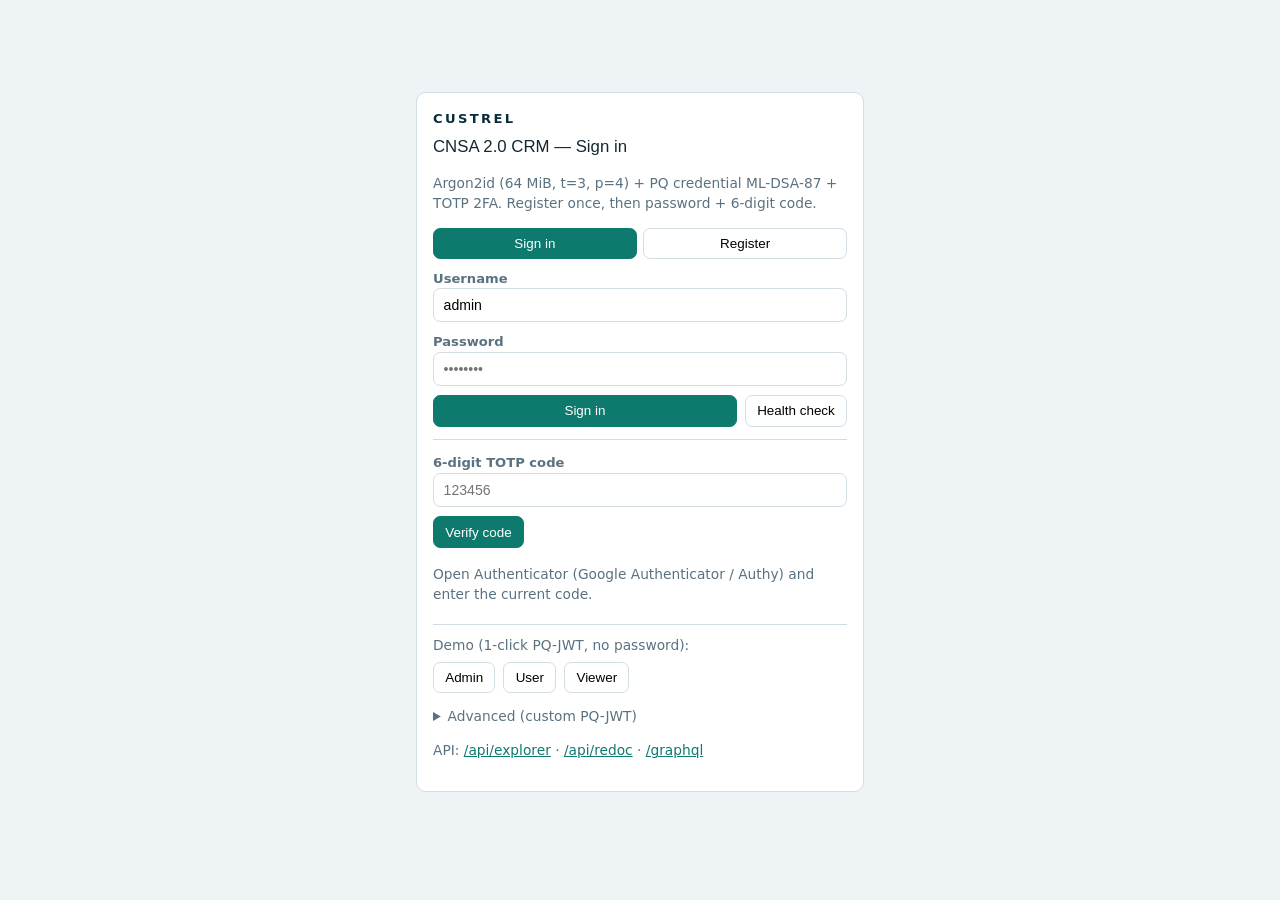
<file: site/index.html>
<!DOCTYPE html>
<html lang="en">
<head>
<meta charset="UTF-8">
<meta name="viewport" content="width=device-width, initial-scale=1.0">
<title>Custrel — CNSA 2.0 CRM</title>
<link rel="stylesheet" href="style.css">
<style>
:root{--nav:#0b2d3a;--nav2:#163a4a;--accent:#0e7a6e;--bg:#eef3f5;--card:#fff;--line:#d1dde3;--ink:#132830;--muted:#5a7180;--ok:#0e7a6e;--warn:#b7791f;--bad:#b4232a}
*{box-sizing:border-box}
html,body{margin:0;background:var(--bg);color:var(--ink);font-family:"Avenir Next",Avenir,"Segoe UI",system-ui,sans-serif}
a{color:var(--accent)}
.app{display:grid;grid-template-columns:16rem 1fr;min-height:100vh}
.sbar{background:var(--nav);color:#d8e6eb;display:flex;flex-direction:column;position:sticky;top:0;height:100vh;overflow:auto}
.sbar h1{margin:1.1rem 1rem .3rem;font-size:.78rem;letter-spacing:.22em;text-transform:uppercase;font-weight:700;color:#cfe3e8}
.sbar .sub{margin:0 1rem 1rem;font-size:.78rem;color:#8fb0bb}
.sbar nav{display:flex;flex-direction:column;padding:.4rem .5rem;gap:.15rem}
.sbar nav button{all:unset;cursor:pointer;padding:.55rem .7rem;border-radius:.4rem;font-size:.88rem;color:#d8e6eb;display:flex;justify-content:space-between;align-items:center}
.sbar nav button:hover{background:var(--nav2)}
.sbar nav button.active{background:#1e4a5c;color:#fff}
.sbar nav button span.badge{font-size:.7rem;background:#0e7a6e;color:#fff;border-radius:999px;padding:.1rem .4rem}
.sbar .foot{margin-top:auto;padding:1rem;font-size:.75rem;color:#8fb0bb;border-top:1px solid #1b3e4f}
.topbar{background:var(--card);border-bottom:1px solid var(--line);display:flex;align-items:center;gap:1rem;padding:.7rem 1.2rem;position:sticky;top:0;z-index:5}
.topbar .brand{font-weight:700;letter-spacing:.18em;text-transform:uppercase;font-size:.82rem;color:var(--nav)}
.topbar .grow{flex:1}
.topbar input, .topbar select{border:1px solid var(--line);border-radius:.45rem;padding:.45rem .6rem;font-size:.86rem;min-width:14rem}
.btn{border:1px solid var(--line);background:var(--card);border-radius:.45rem;padding:.45rem .7rem;font-size:.84rem;cursor:pointer}
.btn.primary{background:var(--accent);color:#fff;border-color:var(--accent)}
.btn.danger{background:var(--bad);color:#fff;border-color:var(--bad)}
.btn:disabled{opacity:.5;cursor:not-allowed}
.main{padding:1.2rem 1.4rem}
.card{background:var(--card);border:1px solid var(--line);border-radius:.6rem;padding:1rem;margin-bottom:1rem}
.card h2{margin:0 0 .3rem;font-size:1.05rem}
.card h3{margin:1rem 0 .4rem;font-size:.92rem;color:var(--muted);text-transform:uppercase;letter-spacing:.06em}
.muted{color:var(--muted);font-size:.86rem}
.grid2{display:grid;grid-template-columns:1fr 1fr;gap:1rem}
.kpis{display:grid;grid-template-columns:repeat(4,1fr);gap:.8rem}
.kpi{background:var(--card);border:1px solid var(--line);border-radius:.6rem;padding:.8rem}
.kpi b{font-size:1.35rem}
.kpi span{display:block;color:var(--muted);font-size:.78rem;text-transform:uppercase;letter-spacing:.06em}
table{width:100%;border-collapse:collapse;font-size:.86rem}
th,td{text-align:left;padding:.5rem .4rem;border-top:1px solid var(--line);vertical-align:top}
th{color:var(--muted);font-weight:600;font-size:.76rem;text-transform:uppercase;letter-spacing:.06em;background:#f7fafb;position:sticky;top:0}
tr:hover td{background:#f7fafb}
.badge{display:inline-block;border-radius:999px;padding:.15rem .45rem;font-size:.72rem;font-weight:600}
.badge.ok{background:#e6f4f1;color:#0e5a52}
.badge.warn{background:#fef3d6;color:#7a5a12}
.badge.bad{background:#fde8e8;color:#7a1e1e}
.bar{height:.55rem;background:#e6eef2;border-radius:999px;overflow:hidden}
.bar i{display:block;height:100%;background:var(--accent)}
.form{display:grid;gap:.6rem;max-width:38rem}
.form label{font-size:.82rem;color:var(--muted);font-weight:600}
.form input,.form select,.form textarea{border:1px solid var(--line);border-radius:.45rem;padding:.5rem .6rem;font-size:.88rem;width:100%;background:#fff}
.form textarea{min-height:4rem}
.row{display:flex;gap:.5rem;align-items:center;flex-wrap:wrap}
pre{white-space:pre-wrap;word-break:break-word;background:#f7fafb;border:1px solid var(--line);border-radius:.45rem;padding:.6rem;font-size:.78rem;max-height:22rem;overflow:auto}
.login{display:grid;place-items:center;min-height:100vh;background:var(--bg);padding:1rem}
.login .card{max-width:28rem;width:100%}
.pill{border:1px solid var(--line);border-radius:999px;padding:.2rem .5rem;font-size:.72rem;background:#fff}
@media(max-width:900px){.app{grid-template-columns:1fr}.sbar{height:auto;position:static}.kpis{grid-template-columns:1fr 1fr}.grid2{grid-template-columns:1fr}}
</style>
</head>
<body>
<div id="login" class="login">
  <div class="card">
    <div style="letter-spacing:.18em;text-transform:uppercase;font-weight:700;color:var(--nav);font-size:.82rem">Custrel</div>
    <h2 style="margin:.3rem 0">CNSA 2.0 CRM — Sign in</h2>
    <p class="muted">Argon2id (64 MiB, t=3, p=4) + PQ credential ML-DSA-87 + TOTP 2FA. Register once, then password + 6-digit code.</p>
    <div style="display:flex;gap:.4rem;margin:.6rem 0">
      <button class="btn primary" id="tab-login" style="flex:1">Sign in</button>
      <button class="btn" id="tab-register" style="flex:1">Register</button>
    </div>
    <div id="pane-login">
      <div class="form">
        <label>Username<input id="login-username" value="admin" placeholder="admin" autocomplete="username"></label>
        <label>Password<input id="login-password" type="password" placeholder="••••••••" autocomplete="current-password"></label>
        <div class="row"><button class="btn primary" id="btn-pw-login" style="flex:1">Sign in</button><button class="btn" id="btn-try-health">Health check</button></div>
      </div>
      <div id="login-totp-box" class="form" hidden style="margin-top:.8rem;border-top:1px solid var(--line);padding-top:.8rem">
        <label>6-digit TOTP code<input id="login-totp" placeholder="123456" inputmode="numeric" maxlength="6"></label>
        <div class="row"><button class="btn primary" id="btn-totp-verify">Verify code</button><span id="login-totp-msg" class="muted"></span></div>
        <p class="muted" style="margin:.4rem 0">Open Authenticator (Google Authenticator / Authy) and enter the current code.</p>
      </div>
      <div style="margin:.8rem 0;border-top:1px solid var(--line);padding-top:.6rem">
        <p class="muted" style="margin:0 0 .4rem">Demo (1-click PQ-JWT, no password):</p>
        <div class="row">
          <button class="btn" id="btn-demo-admin">Admin</button>
          <button class="btn" id="btn-demo-user">User</button>
          <button class="btn" id="btn-demo-viewer">Viewer</button>
        </div>
      </div>
    </div>
    <div id="pane-register" hidden>
      <div class="form">
        <label>Username<input id="reg-username" placeholder="alice" autocomplete="username"></label>
        <label>Password (≥8 chars)<input id="reg-password" type="password" placeholder="••••••••" autocomplete="new-password"></label>
        <label>Roles (comma-separated)<input id="reg-roles" value="user" placeholder="admin,manager,user,viewer"></label>
        <div class="row"><button class="btn primary" id="btn-register" style="flex:1">Create account</button></div>
      </div>
      <div id="reg-result" hidden class="card" style="margin-top:.8rem">
        <h3>Scan with Authenticator</h3>
        <p class="muted" id="reg-msg"></p>
        <img id="reg-qr" style="max-width:220px;border:1px solid var(--line);border-radius:.45rem;display:none">
        <pre id="reg-uri" style="font-size:.7rem"></pre>
        <div class="form" style="margin-top:.6rem">
          <label>Enter 6-digit code to verify<input id="reg-totp" placeholder="123456" inputmode="numeric" maxlength="6"></label>
          <div class="row"><button class="btn primary" id="btn-reg-verify">Verify & enable 2FA</button><span id="reg-verify-msg" class="muted"></span></div>
        </div>
      </div>
    </div>
    <details style="margin:.6rem 0"><summary class="muted">Advanced (custom PQ-JWT)</summary>
    <div class="form" style="margin-top:.6rem">
      <label>Subject (sub)
        <input id="login-sub" value="admin" placeholder="admin">
      </label>
      <label>Roles (comma-separated)
        <input id="login-roles" value="admin,manager" placeholder="admin,manager,user,viewer">
      </label>
      <label>Expires (seconds)
        <input id="login-exp" type="number" value="3600">
      </label>
      <div class="row">
        <button class="btn primary" id="btn-login">Sign in (custom JWT)</button>
      </div>
    </div>
    </details>
      <div id="login-msg" class="muted" style="margin-top:.6rem"></div>
      <pre id="login-token" hidden></pre>
      <p class="muted">API: <a href="/api/explorer" target="_blank">/api/explorer</a> · <a href="/api/redoc" target="_blank">/api/redoc</a> · <a href="/graphql" target="_blank">/graphql</a></p>
  </div>
</div>

<div id="app" class="app" hidden>
  <aside class="sbar">
    <h1>Custrel</h1>
    <p class="sub">CNSA 2.0 · ML-DSA-87 · ML-KEM-1024 · SHAKE256_512</p>
    <nav id="nav"></nav>
    <div class="foot">
      <div id="who"></div>
      <div style="margin-top:.6rem" class="row"><button class="btn" id="btn-logout">Sign out</button><a class="btn" href="/site/">Marketing</a></div>
      <div id="health-mini" class="muted" style="margin-top:.6rem"></div>
    </div>
  </aside>
  <div style="min-width:0">
    <div class="topbar">
      <div class="brand">Lightning</div>
      <input id="global-q" placeholder="Search current list (client-side)">
      <select id="global-object"></select>
      <button class="btn" id="btn-refresh">Refresh</button>
      <div class="grow"></div>
      <span id="token-pill" class="pill" title="JWT">no token</span>
    </div>
    <main class="main" id="main"></main>
  </div>
</div>

<script>
const API = location.origin;
const OBJECTS = ["accounts","contacts","leads","opportunities","cases","products","pricebooks","campaigns","tasks","events","notes","attachments","quotes","orders","payments","contracts","assets","entitlements","content_documents","feed_items","reports","dashboards","flows","service_contracts","work_orders","knowledge_articles","invoices","territories","email_templates","email_messages","service_resources","service_appointments","forecasts","quotas","collaboration_groups","surveys","social_posts","social_personas","live_chat_transcripts","macros","quick_texts","network_members","ideas","topics","locations","associated_locations","service_territories","operating_hours","work_types","work_type_groups","skills","service_resource_skills","return_orders","return_order_line_items","shipments","product_requests","product_request_line_items","time_sheets","time_sheet_entries","shifts","resource_absences","resource_preferences","service_crews","service_crew_members","maintenance_plans","maintenance_assets","entitlement_contacts","contract_contact_roles","entitlement_templates","milestones","service_level_agreements","asset_relationships","products_consumed","queues","queue_members","quick_actions","quantum-keys","aimcp-bridges","tokens","users","profiles"];
const LABELS = {accounts:"Accounts",contacts:"Contacts",leads:"Leads",opportunities:"Opportunities",cases:"Cases",products:"Products",pricebooks:"PriceBooks",campaigns:"Campaigns",tasks:"Tasks",events:"Events",notes:"Notes",attachments:"Attachments",quotes:"Quotes",orders:"Orders",payments:"Payments",contracts:"Contracts",assets:"Assets",entitlements:"Entitlements",content_documents:"Content Documents",feed_items:"Feed Items",reports:"Reports",dashboards:"Dashboards",flows:"Flows",service_contracts:"Service Contracts",work_orders:"Work Orders",knowledge_articles:"Knowledge Articles",invoices:"Invoices",territories:"Territories",email_templates:"Email Templates",email_messages:"Email Messages",service_resources:"Service Resources",service_appointments:"Service Appointments",forecasts:"Forecasts",quotas:"Quotas",collaboration_groups:"Collaboration Groups",surveys:"Surveys",social_posts:"Social Posts",social_personas:"Social Personas",live_chat_transcripts:"Live Chat Transcripts",macros:"Macros",quick_texts:"Quick Texts",network_members:"Network Members",ideas:"Ideas",topics:"Topics",locations:"Locations",associated_locations:"Associated Locations",service_territories:"Service Territories",operating_hours:"Operating Hours",work_types:"Work Types",work_type_groups:"Work Type Groups",skills:"Skills",service_resource_skills:"Service Resource Skills",return_orders:"Return Orders",return_order_line_items:"Return Order Line Items",shipments:"Shipments",product_requests:"Product Requests",product_request_line_items:"Product Request Line Items",time_sheets:"Time Sheets",time_sheet_entries:"Time Sheet Entries",shifts:"Shifts",resource_absences:"Resource Absences",resource_preferences:"Resource Preferences",service_crews:"Service Crews",service_crew_members:"Service Crew Members",maintenance_plans:"Maintenance Plans",maintenance_assets:"Maintenance Assets",entitlement_contacts:"Entitlement Contacts",contract_contact_roles:"Contract Contact Roles",entitlement_templates:"Entitlement Templates",milestones:"Milestones",service_level_agreements:"Service Level Agreements",asset_relationships:"Asset Relationships",products_consumed:"Products Consumed",queues:"Queues",queue_members:"Queue Members",quick_actions:"Quick Actions","quantum-keys":"Quantum Keys","aimcp-bridges":"AIMCP Bridges",tokens:"Tokens",users:"Users",profiles:"Profiles"};
const NAV = [
  ["dashboard","Dashboard"],["limits","Limits"],["accounts","Accounts"],["contacts","Contacts"],["leads","Leads"],["opportunities","Opportunities"],["cases","Cases"],
  ["products","Products"],["pricebooks","PriceBooks"],["campaigns","Campaigns"],["tasks","Tasks"],["events","Events"],["notes","Notes"],
  ["attachments","Attachments"],["quotes","Quotes"],["orders","Orders"],["payments","Payments"],["contracts","Contracts"],["assets","Assets"],["entitlements","Entitlements"],["content_documents","Content Documents"],["feed_items","Feed Items"],  ["reports","Reports"],["reports-run","Reports Run"],["cdc","CDC Streaming"],["dashboards","Dashboards"],["query","SOQL Query"],["sharing","Sharing"],["validation","Validation"],["flows","Flows"],["service_contracts","Service Contracts"],["work_orders","Work Orders"],["knowledge_articles","Knowledge Articles"],["invoices","Invoices"],["territories","Territories"],["email_templates","Email Templates"],["email_messages","Email Messages"],["service_resources","Service Resources"],["service_appointments","Service Appointments"],["forecasts","Forecasts"],["quotas","Quotas"],["collaboration_groups","Collaboration Groups"],["surveys","Surveys"],["social_posts","Social Posts"],["social_personas","Social Personas"],["live_chat_transcripts","Live Chat Transcripts"],["macros","Macros"],["quick_texts","Quick Texts"],["network_members","Network Members"],["ideas","Ideas"],["topics","Topics"],["locations","Locations"],["associated_locations","Associated Locations"],["service_territories","Service Territories"],["operating_hours","Operating Hours"],["work_types","Work Types"],["work_type_groups","Work Type Groups"],["skills","Skills"],["service_resource_skills","Service Resource Skills"],["return_orders","Return Orders"],["return_order_line_items","Return Order Line Items"],["shipments","Shipments"],["product_requests","Product Requests"],["product_request_line_items","Product Request Line Items"],["time_sheets","Time Sheets"],["time_sheet_entries","Time Sheet Entries"],["shifts","Shifts"],["resource_absences","Resource Absences"],["resource_preferences","Resource Preferences"],["service_crews","Service Crews"],["service_crew_members","Service Crew Members"],["maintenance_plans","Maintenance Plans"],["maintenance_assets","Maintenance Assets"],["entitlement_contacts","Entitlement Contacts"],["contract_contact_roles","Contract Contact Roles"],["entitlement_templates","Entitlement Templates"],["milestones","Milestones"],["service_level_agreements","Service Level Agreements"],["asset_relationships","Asset Relationships"],["products_consumed","Products Consumed"],["queues","Queues"],["queue_members","Queue Members"],["quick_actions","Quick Actions"],["quantum-keys","Quantum Keys"],["aimcp-bridges","AIMCP Bridges"],["tokens","Tokens"],["search","Search"],["workflows","Workflows"],["approvals","Approvals"],["audit","Audit Trail"],["bulk","Bulk Ops"],["bulk2","Bulk 2.0"],["custom","Custom Objects"],["plugins","Plugins"],["salesforce","Salesforce"],["mcp","MCP"],["graphql","GraphQL"],["crypto","Crypto"],["scheduled","Scheduled Jobs"],["health","Health"],["users","Users"],["profiles","Profiles"]
 ];
let TOKEN = localStorage.getItem("custrel_token")||"";
let CLAIMS = null;
let CURRENT = "dashboard";
let CACHE = {};

function hdr(){ return TOKEN ? {"Authorization":"Bearer "+TOKEN,"Content-Type":"application/json"} : {"Content-Type":"application/json"}; }
async function jfetch(path, opts={}){
  const o={...opts, headers:{...hdr(), ...(opts.headers||{})}};
  if(o.body && typeof o.body!=="string") o.body=JSON.stringify(o.body);
  const r= await fetch(API+path, o);
  const ct=r.headers.get("content-type")||"";
  let body=null;
  if(ct.includes("application/json")){ try{ body=await r.json(); }catch(e){ body=null; } } else { body=await r.text(); }
  if(r.status===401 && TOKEN){
    const msg=(body && (body.detail||body.error))||"PQ-JWT expired or rotated — please sign in again (key persisted now, next restart will keep your token).";
    TOKEN=""; localStorage.removeItem("custrel_token"); CLAIMS=null;
    const pill=document.getElementById("token-pill"); if(pill){ pill.textContent="no token"; pill.title="no token"; }
    const who=document.getElementById("who"); if(who) who.textContent="";
    showLogin(msg);
    throw new Error(msg);
  }
  if(!r.ok) throw new Error((body && (body.detail||body.error||JSON.stringify(body)))|| (r.status+" "+r.statusText));
  return body;
}
function decodeClaims(t){
  try{ const p=t.split(".")[1]; const j=JSON.parse(atob(p.replace(/-/g,"+").replace(/_/g,"/"))); return j; }catch(e){ return null; }
}
function setToken(t){
  TOKEN=t; localStorage.setItem("custrel_token", t);
  CLAIMS=decodeClaims(t);
  const pill=document.getElementById("token-pill");
  pill.textContent = CLAIMS ? (CLAIMS.sub+" · "+(CLAIMS.roles||[]).join(",")) : "no token";
  pill.title = t ? t.slice(0,32)+"…" : "no token";
  document.getElementById("who").textContent = CLAIMS ? `${CLAIMS.sub} — ${(CLAIMS.roles||[]).join(", ")}` : "";
}
function needAuth(fn){ return async (...a)=>{ if(!TOKEN) return showLogin("Please sign in."); return fn(...a); }; }

function showLogin(msg){
  const lo=document.getElementById("login"), ap=document.getElementById("app");
  lo.hidden=false; lo.style.display="";
  ap.hidden=true; ap.style.display="none";
  if(msg) document.getElementById("login-msg").textContent=msg;
}
function showApp(){
  const lo=document.getElementById("login"), ap=document.getElementById("app");
  lo.hidden=true; lo.style.display="none";
  ap.hidden=false; ap.style.display="";
  // diagnostic: ensure app is visible even if CSS hides
  console.log("showApp: login hidden, app visible", {token: TOKEN?TOKEN.slice(0,16):"none"});
  renderNav();
  navigate(CURRENT);
  refreshHealthMini();
}
function renderNav(){
  const nav=document.getElementById("nav");
  nav.innerHTML="";
  for(const [id,label] of NAV){
    const b=document.createElement("button");
    b.textContent=label;
    b.className = id===CURRENT ? "active":"";
    b.onclick=()=>navigate(id);
    if(id==="approvals" && CACHE.approvals_pending){
      const s=document.createElement("span"); s.className="badge"; s.textContent=CACHE.approvals_pending; b.appendChild(s);
    }
    nav.appendChild(b);
  }
  const sel=document.getElementById("global-object");
  sel.innerHTML = OBJECTS.map(o=>`<option value="${o}">${LABELS[o]||o}</option>`).join("");
  sel.value = OBJECTS.includes(CURRENT) ? CURRENT : "accounts";
  sel.onchange=()=>navigate(sel.value);
}
async function navigate(id){
  CURRENT=id;
  renderNav();
  const main=document.getElementById("main");
  main.innerHTML='<div class="muted">Loading…</div>';
  try{
     if(id==="dashboard") await renderDashboard();
     else if(id==="reports") await renderReports();
      else if(id==="reports-run") await renderReportsRun();
      else if(id==="cdc") await renderCDC();
     else if(id==="workflows") await renderWorkflows();
     else if(id==="approvals") await renderApprovals();
     else if(id==="audit") await renderAudit();
      else if(id==="bulk") await renderBulk();
      else if(id==="bulk2") await renderBulk2();
      else if(id==="custom") await renderCustom();
     else if(id==="limits") await renderLimits();
      else if(id==="graphql") await renderGraphQL();
      else if(id==="crypto") await renderCrypto();
      else if(id==="scheduled") await renderScheduled();
      else if(id==="health") await renderHealth();
        else if(id==="search") await renderSearch();
        else if(id==="mcp") await renderMCP();
        else if(id==="plugins") await renderPlugins();
        else if(id==="salesforce") await renderSalesforce();
        else if(id==="query") await renderQuery();
         else if(id==="sharing") await renderSharing();
         else if(id==="validation") await renderValidation();
         else if(OBJECTS.includes(id)) await renderList(id);
      else main.innerHTML='<div class="card">Unknown view</div>';
  }catch(e){ main.innerHTML=`<div class="card"><h2>Error</h2><pre>${esc(e.message)}</pre></div>`; }
}

function esc(s){ return String(s??"").replace(/[&<>]/g,c=>({"&":"&amp;","<":"&lt;",">":"&gt;"}[c])); }
function fmtDate(s){ if(!s) return ""; try{ return new Date(s).toLocaleString(); }catch(e){ return s; } }

async function renderDashboard(){
  const [rep,dash,health] = await Promise.all([
    jfetch("/reports/overview").catch(()=>null),
    jfetch("/dashboards/overview").catch(()=>null),
    jfetch("/health").catch(()=>null),
  ]);
  const counts = rep || {};
  const pipeline = (dash && dash.pipeline_by_stage) || {};
  const max = Math.max(1, ...Object.values(pipeline));
  const main=document.getElementById("main");
  main.innerHTML = `
    <div class="kpis">
      <div class="kpi"><b>${counts.accounts??"—"}</b><span>Accounts</span></div>
      <div class="kpi"><b>${counts.contacts??"—"}</b><span>Contacts</span></div>
      <div class="kpi"><b>${counts.opportunities??"—"}</b><span>Opportunities</span></div>
      <div class="kpi"><b>${counts.approvals_pending??"—"}</b><span>Approvals pending</span></div>
    </div>
    <div class="grid2">
      <div class="card"><h2>Pipeline by stage</h2>${Object.keys(pipeline).length? Object.entries(pipeline).map(([k,v])=>`
        <div style="display:grid;grid-template-columns:9rem 1fr 3rem;gap:.6rem;align-items:center;margin:.45rem 0">
          <span class="muted">${esc(k)}</span><div class="bar"><i style="width:${Math.round(v/max*100)}%"></i></div><b>${v}</b>
        </div>`).join("") : `<p class="muted">No opportunities yet. Create one ≥ $100k to trigger approval workflow.</p>`}
      </div>
      <div class="card"><h2>System</h2>
        <p class="muted">Health: ${health? esc(health.status||"ok") : "unknown"} · Suite: ${(health&&health.suite)||"ML-DSA-87 / ML-KEM-1024 / SHAKE256_512"}</p>
        <p class="muted">Signed in as <b>${CLAIMS? esc(CLAIMS.sub):"—"}</b> roles ${(CLAIMS&&CLAIMS.roles||[]).join(", ")}</p>
        <div class="row"><button class="btn" onclick="navigate('reports')">Reports</button><button class="btn" onclick="navigate('approvals')">Approvals</button><button class="btn" onclick="navigate('accounts')">Accounts</button></div>
        <h3>Quick create</h3>
        <div class="row"><button class="btn primary" onclick="navigate('accounts')">New Account</button><button class="btn" onclick="navigate('opportunities')">New Opportunity</button><button class="btn" onclick="navigate('leads')">New Lead</button></div>
      </div>
    </div>
    <div class="card"><h2>Recent audit</h2><div id="dash-audit" class="muted">Loading…</div></div>
  `;
  try{
    const a= await jfetch("/audit-logs?limit=5");
    document.getElementById("dash-audit").innerHTML = (a.logs||a||[]).slice(0,5).map(r=>`<div style="border-top:1px solid var(--line);padding:.4rem 0"><b>${esc(r.action||r.operation||"")}</b> ${esc(r.object||r.object_type||"")} <span class="muted">${esc(r.record_id||"")} · ${fmtDate(r.timestamp||r.created_at)}</span></div>`).join("") || '<span class="muted">No audit yet.</span>';
  }catch(e){ document.getElementById("dash-audit").textContent="—"; }
}

async function renderReports(){
  const rep= await jfetch("/reports/overview");
  const dash= await jfetch("/dashboards/overview");
  const main=document.getElementById("main");
  CACHE.reports=rep;
  main.innerHTML=`
    <div class="card"><h2>Reports — Overview</h2><p class="muted">Counts + approvals pending</p><pre>${esc(JSON.stringify(rep,null,2))}</pre></div>
    <div class="card"><h2>Dashboards — Overview</h2><pre>${esc(JSON.stringify(dash,null,2))}</pre></div>
  `;
}

async function renderReportsRun(){
  const main=document.getElementById("main");
  let types = [];
  try{ const r=await jfetch("/reports/types"); types=r.types||[];}catch(e){ types=["Accounts","Opportunities","Cases","Contacts","Leads"]; }
  main.innerHTML=`
    <div class="card"><h2>Reports — Execution Engine</h2><p class="muted">POST /reports {name, report_type, group_by, aggregates, filters} · POST /reports/{'{id}'}/run · GET /reports/types</p>
      <div class="form">
        <label>Name<input id="rr-name" value="Industry Report"></label>
        <label>Report Type<select id="rr-type">${types.map(x=>`<option value="${x}">${x}</option>`).join("")}</select></label>
        <label>Group By<input id="rr-group" value="industry" placeholder="industry"></label>
        <label>Aggregates JSON<textarea id="rr-aggs" placeholder='[{"function":"count"}] or [{"field":"amount","function":"sum"}]'>[{"function":"count"}]</textarea></label>
        <label>Filters JSON (optional)<textarea id="rr-filters" placeholder='[{"field":"industry","operator":"=","value":"Technology"}]'></textarea></label>
        <div class="row"><button class="btn primary" id="btn-rr-create">POST /reports</button><button class="btn" id="btn-rr-list">Refresh list</button></div>
        <pre id="rr-out">—</pre>
      </div>
      <div id="rr-table" class="muted">Loading...</div>
      <h3>Run Report</h3><div class="form"><label>Report ID<input id="rr-run-id" placeholder="paste id"></label><div class="row"><button class="btn primary" id="btn-rr-run">POST /reports/{'{id}'}/run</button></div><pre id="rr-run-out">—</pre></div>
    </div>
  `;
  const load=async()=>{
    try{
      const data=await jfetch("/reports");
      const rows=(data.data||data.reports||data||[]);
      const list=Array.isArray(rows)? rows : Object.values(rows);
      document.getElementById("rr-table").innerHTML = list.length ? `<table><thead><tr><th>ID</th><th>Name</th><th>Type</th><th>Group By</th><th>Aggs</th><th></th></tr></thead><tbody>${list.map(r=>`<tr><td><code>${esc((r.id||"").slice(0,8))}</code></td><td>${esc(r.name||"")}</td><td>${esc(r.report_type||"")}</td><td>${esc(r.group_by||"")}</td><td><code>${esc(JSON.stringify(r.aggregates||[]))}</code></td><td><button class="btn primary" onclick="runReport(\'${r.id}\')">Run</button> <button class="btn danger" onclick="delReport(\'${r.id}\')">Del</button></td></tr>`).join("")}</tbody></table>` : '<span class="muted">No reports.</span>';
    }catch(e){ document.getElementById("rr-table").textContent="Error: "+e.message; }
  };
  window.runReport=async(id)=>{
    document.getElementById("rr-run-id").value=id;
    try{ const r=await jfetch(`/reports/${encodeURIComponent(id)}/run`,{method:"POST",body:{}}); document.getElementById("rr-run-out").textContent=JSON.stringify(r,null,2);}catch(e){ document.getElementById("rr-run-out").textContent="Error: "+e.message; }
  };
  // also support direct DELETE /reports/{id}
  window.delReport=async(id)=>{ try{ await jfetch(`/reports/${encodeURIComponent(id)}`,{method:"DELETE"}); load(); }catch(e){ alert(e.message); } };
  document.getElementById("btn-rr-create").onclick=async()=>{
    const name=document.getElementById("rr-name").value.trim();
    const report_type=document.getElementById("rr-type").value.trim();
    const group_by=document.getElementById("rr-group").value.trim()||null;
    let aggs=null; let filters=null;
    try{ aggs=JSON.parse(document.getElementById("rr-aggs").value); }catch(e){ aggs=[{"function":"count"}]; }
    const fraw=document.getElementById("rr-filters").value.trim();
    if(fraw){ try{ filters=JSON.parse(fraw);}catch(e){ document.getElementById("rr-out").textContent="Invalid filters JSON"; return; } }
    const body={name, report_type, group_by, aggregates:aggs, filters};
    try{ const r=await jfetch("/reports",{method:"POST",body}); document.getElementById("rr-out").textContent=JSON.stringify(r,null,2); load(); }catch(e){ document.getElementById("rr-out").textContent="Error: "+e.message; }
  };
  document.getElementById("btn-rr-list").onclick=load;
  document.getElementById("btn-rr-run").onclick=async()=>{
    const id=document.getElementById("rr-run-id").value.trim();
    if(!id){ document.getElementById("rr-run-out").textContent="Report ID required"; return; }
    try{ const r=await jfetch(`/reports/${encodeURIComponent(id)}/run`,{method:"POST",body:{}}); document.getElementById("rr-run-out").textContent=JSON.stringify(r,null,2);}catch(e){ document.getElementById("rr-run-out").textContent="Error: "+e.message; }
  };
  load();
}
async function renderCDC(){
  const main=document.getElementById("main");
  main.innerHTML=`
    <div class="card"><h2>CDC Streaming — Change Data Capture</h2><p class="muted">POST /streaming/channels {channel_name} (admin) · GET /streaming/channels · DELETE /streaming/channels/{'{name}'} · POST /streaming/events/publish {channel, payload} · GET /streaming/events?channel=&replayId=</p>
      <div class="grid2">
        <div class="form">
          <h3>Channels</h3><label>Channel Name<input id="cdc-name" value="/data/AccountChangeEvent" placeholder="/data/AccountChangeEvent"></label>
          <div class="row"><button class="btn primary" id="btn-cdc-create">Create Channel</button><button class="btn" id="btn-cdc-list">Refresh</button></div>
          <pre id="cdc-ch-out">—</pre>
          <div id="cdc-ch-table" class="muted">Loading...</div>
          <h3>Delete Channel</h3><label>Name<input id="cdc-del" placeholder="channel"></label><div class="row"><button class="btn danger" id="btn-cdc-del">DELETE</button></div>
        </div>
        <div class="form">
          <h3>Publish Event</h3><label>Channel<input id="cdc-pub-ch" value="/data/AccountChangeEvent"></label>
          <label>Payload JSON<textarea id="cdc-payload" placeholder='{"Name":"Acme"}'>{"Name":"Acme"}</textarea></label>
          <div class="row"><button class="btn primary" id="btn-cdc-pub">POST /streaming/events/publish</button></div>
          <pre id="cdc-pub-out">—</pre>
          <h3>Subscribe / Poll</h3><label>Channel Filter (optional)<input id="cdc-sub-ch" placeholder="/data/AccountChangeEvent"></label>
          <label>ReplayId<input id="cdc-replay" value="0" type="number"></label>
          <div class="row"><button class="btn" id="btn-cdc-poll">GET /streaming/events</button></div>
          <pre id="cdc-sub-out">—</pre>
        </div>
      </div>
    </div>
  `;
  const load=async()=>{
    try{ const r=await jfetch("/streaming/channels"); document.getElementById("cdc-ch-out").textContent=JSON.stringify(r,null,2);
      const chs=r.channels||[]; document.getElementById("cdc-ch-table").innerHTML = chs.length ? `<table><thead><tr><th>Channel</th><th>Created By</th><th></th></tr></thead><tbody>${chs.map(c=>`<tr><td><code>${esc(c.name||c.channel||"")}</code></td><td>${esc(c.created_by||"")}</td><td><button class="btn" onclick="document.getElementById(\'cdc-sub-ch\').value=\'${esc(c.name)}\'">Use</button></td></tr>`).join("")}</tbody></table>` : '<span class="muted">No channels.</span>';
    }catch(e){ document.getElementById("cdc-ch-out").textContent="Error: "+e.message; }
  };
  document.getElementById("btn-cdc-create").onclick=async()=>{
    const name=document.getElementById("cdc-name").value.trim();
    try{ const r=await jfetch("/streaming/channels",{method:"POST",body:{channel_name:name}}); document.getElementById("cdc-ch-out").textContent=JSON.stringify(r,null,2); load(); }catch(e){ document.getElementById("cdc-ch-out").textContent="Error: "+e.message; }
  };
  document.getElementById("btn-cdc-list").onclick=load;
  document.getElementById("btn-cdc-del").onclick=async()=>{
    const name=document.getElementById("cdc-del").value.trim()||document.getElementById("cdc-name").value.trim();
    try{ const r=await jfetch(`/streaming/channels/${encodeURIComponent(name)}`,{method:"DELETE"}); document.getElementById("cdc-ch-out").textContent=JSON.stringify(r,null,2); load(); }catch(e){ document.getElementById("cdc-ch-out").textContent="Error: "+e.message; }
  };
  document.getElementById("btn-cdc-pub").onclick=async()=>{
    const ch=document.getElementById("cdc-pub-ch").value.trim();
    let payload={}; try{ payload=JSON.parse(document.getElementById("cdc-payload").value);}catch(e){ payload={}; }
    try{ const r=await jfetch("/streaming/events/publish",{method:"POST",body:{channel:ch, payload}}); document.getElementById("cdc-pub-out").textContent=JSON.stringify(r,null,2);}catch(e){ document.getElementById("cdc-pub-out").textContent="Error: "+e.message; }
  };
  document.getElementById("btn-cdc-poll").onclick=async()=>{
    const ch=document.getElementById("cdc-sub-ch").value.trim();
    const replay=document.getElementById("cdc-replay").value.trim()||"0";
    let url=`/streaming/events?replayId=${encodeURIComponent(replay)}'}`;
    if(ch) url+=`&channel=${encodeURIComponent(ch)}'}`;
    try{ const r=await jfetch(url); document.getElementById("cdc-sub-out").textContent=JSON.stringify(r,null,2);}catch(e){ document.getElementById("cdc-sub-out").textContent="Error: "+e.message; }
  };
  load();
}
async function renderWorkflows(){
  const w= await jfetch("/workflows");
  const main=document.getElementById("main");
  main.innerHTML=`
    <div class="card"><h2>Workflows</h2><p class="muted">${(w.workflows||w||[]).length} workflow(s). Opportunity amount ≥ $100k creates pending approval.</p>
      <table><thead><tr><th>Object</th><th>Event</th><th>Condition</th></tr></thead><tbody>
        ${(w.workflows||w||[]).map(x=>`<tr><td>${esc(x.object||x.object_type||"")}</td><td>${esc(x.event||"")}</td><td><code>${esc(x.condition||"")}</code></td></tr>`).join("")}
      </tbody></table>
    </div>
    <div class="card"><h3>Test workflow</h3><p class="muted">Create an Opportunity with amount 250000 and close_date to trigger approval.</p>
      <div class="row"><button class="btn" onclick="navigate('opportunities')">Go to Opportunities</button></div>
    </div>
  `;
}
async function renderApprovals(){
  const [a, procs] = await Promise.all([jfetch("/approvals"), jfetch("/approval-processes").catch(()=>({processes:[]}))]);
  const list=a.approvals||a||[];
  const plist=procs.processes||procs.approval_processes||[];
  CACHE.approvals_pending = list.filter(x=>x.status==="pending").length;
  const main=document.getElementById("main");
  main.innerHTML=`
    <div class="card"><h2>Approvals — Hardened Multi-Step</h2><p class="muted">${list.length} total, ${CACHE.approvals_pending} pending · ${plist.length} process(es) · Auto-trigger on create/update via entry_criteria · Manual submit via POST /records/{'{id}'}/submit-for-approval</p>
      <table><thead><tr><th>ID</th><th>Object</th><th>Record</th><th>Status</th><th>Step</th><th>Locked</th><th>Requested by</th><th>Action</th></tr></thead><tbody>
        ${list.map(r=>{
          const step = r.current_step ? `${r.current_step}/${(r.steps||[]).length}` : "1/1";
          const locked = r.is_locked ? '<span class="badge bad">locked</span>' : '<span class="badge ok">unlocked</span>';
          const stBadge = r.status==="pending" ? "warn" : r.status==="approved" ? "ok" : r.status==="rejected" ? "bad" : "warn";
          return `<tr><td><code>${esc(r.id).slice(0,8)}</code></td><td>${esc(r.object||r.object_type||"Opportunity")}</td><td><code>${esc((r.record_id||"").slice(0,8))}</code></td><td><span class="badge ${stBadge}">${esc(r.status)}</span></td><td>${esc(step)}</td><td>${locked}</td><td>${esc(r.requested_by||"")}</td><td>
            ${r.status==="pending" ? `<button class="btn primary" onclick="decide('${esc(r.id)}','approve')">Approve</button> <button class="btn danger" onclick="decide('${esc(r.id)}','reject')">Reject</button> <button class="btn" onclick="decide('${esc(r.id)}','recall')">Recall</button>` : ""}
            ${r.status==="approved"||r.status==="rejected"||r.status==="recalled" ? `<button class="btn" onclick="decide('${esc(r.id)}','unlock')">Unlock</button>` : ""}
            ${r.is_locked && r.status==="rejected" ? `<button class="btn" onclick="decide('${esc(r.id)}','unlock')">Unlock</button>` : ""}
          </td></tr>`;
        }).join("") || `<tr><td colspan="8" class="muted">No approvals. Create an Opportunity ≥ $100k or configure a process below.</td></tr>`}
      </tbody></table>
    </div>
    <div class="card"><h2>Approval Processes</h2><p class="muted">GET /approval-processes · POST /approval-processes (admin) {object_type, entry_criteria:{field,operator,value}, approvers:[roles], steps:[{name, approver_roles}]} · Auto-trigger on create/update if record matches entry_criteria</p>
      <div class="form">
        <label>Object type<input id="ap-obj" value="Opportunity" placeholder="Opportunity"></label>
        <label>Process name<input id="ap-name" value="High-Value Opportunity" placeholder="High-Value"></label>
        <label>Entry criteria — field<input id="ap-field" value="amount" placeholder="field api name"></label>
        <label>Operator<select id="ap-op"><option value=">=">&gt;=</option><option value="=">=</option><option value="!=">!=</option><option value=">">&gt;</option><option value="<">&lt;</option><option value="<=">&lt;=</option><option value="LIKE">LIKE</option></select></label>
        <label>Value<input id="ap-val" value="100000" placeholder="100000 or %pattern%"></label>
        <label>Approvers (comma roles)<input id="ap-approvers" value="admin,manager" placeholder="admin,manager"></label>
        <label>Steps JSON (optional — multi-step)<textarea id="ap-steps" placeholder='[{"name":"Manager Review","approver_roles":["manager"]}, {"name":"Finance","approver_roles":["admin"]}]'></textarea></label>
        <div class="row"><button class="btn primary" id="btn-ap-create">POST /approval-processes</button><button class="btn" id="btn-ap-list">Refresh</button></div>
        <pre id="ap-out">—</pre>
      </div>
      <div id="ap-table" class="muted" style="margin-top:.6rem">Loading…</div>
      <h3>Manual Submit</h3><p class="muted">POST /records/{'{record_id}'}/submit-for-approval — finds record by id across objects</p>
      <div class="form"><label>Record ID<input id="ap-rec" placeholder="paste record id"></label><div class="row"><button class="btn" id="btn-ap-submit">Submit for Approval</button><span id="ap-submit-msg" class="muted"></span></div></div>
    </div>
  `;
  const apTable = document.getElementById("ap-table");
  apTable.innerHTML = plist.length ? `<table><thead><tr><th>ID</th><th>Object</th><th>Name</th><th>Criteria</th><th>Approvers</th><th>Steps</th><th>Active</th><th></th></tr></thead><tbody>${plist.map(p=>`<tr><td><code>${esc(p.id.slice(0,8))}</code></td><td>${esc(p.object_type)}</td><td>${esc(p.name||"")}</td><td>${esc(p.entry_criteria ? p.entry_criteria.field+" "+p.entry_criteria.operator+" "+p.entry_criteria.value : "manual")}</td><td>${esc((p.approvers||[]).join(","))}</td><td>${(p.steps||[]).length}</td><td>${p.is_active?"yes":"no"}</td><td><button class="btn danger" onclick="delAp('${p.id}')">Delete</button></td></tr>`).join("")}</tbody></table>` : '<span class="muted">No processes — create one above to enable auto-trigger.</span>';
  window.delAp = async(id)=>{ try{ await jfetch(`/approval-processes/${id}`,{method:"DELETE"}); renderApprovals(); }catch(e){ alert(e.message); } };
  document.getElementById("btn-ap-create").onclick = async()=>{
    const field=document.getElementById("ap-field").value.trim();
    const op=document.getElementById("ap-op").value;
    const valRaw=document.getElementById("ap-val").value.trim();
    const obj=document.getElementById("ap-obj").value.trim();
    const name=document.getElementById("ap-name").value.trim();
    const approvers=document.getElementById("ap-approvers").value.split(",").map(s=>s.trim()).filter(Boolean);
    let val = valRaw;
    const num=Number(valRaw); if(valRaw!=="" && !isNaN(num) && valRaw.match(/^-?\d+(\.\d+)?$/)) val=num;
    let steps=null;
    const stepsRaw=document.getElementById("ap-steps").value.trim();
    if(stepsRaw){ try{ steps=JSON.parse(stepsRaw); }catch(e){ document.getElementById("ap-out").textContent="Invalid steps JSON: "+e.message; return; } }
    const body={object_type:obj, name, entry_criteria:{field, operator:op, value:val}, approvers, steps};
    try{ const r=await jfetch("/approval-processes",{method:"POST", body}); document.getElementById("ap-out").textContent=JSON.stringify(r,null,2); renderApprovals(); }catch(e){ document.getElementById("ap-out").textContent="Error: "+e.message; }
  };
  document.getElementById("btn-ap-list").onclick = ()=> renderApprovals();
  document.getElementById("btn-ap-submit").onclick = async()=>{
    const rid=document.getElementById("ap-rec").value.trim();
    if(!rid){ document.getElementById("ap-submit-msg").textContent="Record ID required"; return; }
    try{ const r=await jfetch(`/records/${encodeURIComponent(rid)}/submit-for-approval`,{method:"POST", body:{}}); document.getElementById("ap-submit-msg").textContent="Submitted "+r.id.slice(0,8)+" pending"; renderApprovals(); }catch(e){ document.getElementById("ap-submit-msg").textContent="Failed: "+e.message; }
  };
}
async function decide(id, decision){
  await jfetch(`/approvals/${id}/decision`, {method:"POST", body:{decision}});
  await renderApprovals();
}

async function renderAudit(){
  const q = document.getElementById("global-q").value.trim();
  const data= await jfetch("/audit-logs?limit=100");
  const logs = (data.logs||data||[]);
  const filtered = q ? logs.filter(r=> JSON.stringify(r).toLowerCase().includes(q.toLowerCase())) : logs;
  const main=document.getElementById("main");
  main.innerHTML=`
    <div class="card"><h2>Audit Trail</h2><p class="muted">${filtered.length} of ${logs.length} (cap 5k, newest first). Filter via top search.</p>
      <table><thead><tr><th>When</th><th>Action</th><th>Object</th><th>Record</th><th>By</th></tr></thead><tbody>
        ${filtered.slice(0,100).map(r=>`<tr><td>${fmtDate(r.timestamp||r.created_at)}</td><td>${esc(r.action||r.operation||"")}</td><td>${esc(r.object||r.object_type||"")}</td><td><code>${esc((r.record_id||"").slice(0,8))}</code></td><td>${esc(r.actor||r.user||CLAIMS?.sub||"")}</td></tr>`).join("") || `<tr><td colspan="5" class="muted">No audit entries.</td></tr>`}
      </tbody></table>
    </div>
  `;
}

async function renderPlugins(){
  const main=document.getElementById("main");
  main.innerHTML=`<div class="card"><h2>Plugins — ML-DSA-87 verified</h2><p class="muted">GET /plugins · POST /plugins/register {plugin_id, name, version, author, signature?, pubkey_hex?} · POST /plugins/{name}/install|uninstall (admin).</p><div class="form"><label>Plugin ID<input id="pl-id" value="demo-plugin"></label><label>Name<input id="pl-name" value="Demo"></label><label>Version<input id="pl-ver" value="1.0.0"></label><label>Author<input id="pl-author" value="custrel"></label><div class="row"><button class="btn primary" id="btn-pl-reg">Register</button><button class="btn" id="btn-pl-list">List</button></div><pre id="pl-out">—</pre><label style="margin-top:.6rem">Install name<input id="pl-inst" placeholder="demo-plugin"></label><div class="row"><button class="btn" id="btn-pl-install">Install</button><button class="btn danger" id="btn-pl-uninstall">Uninstall</button></div></div></div>`;
  document.getElementById("btn-pl-reg").onclick=async()=>{const body={plugin_id:document.getElementById("pl-id").value, name:document.getElementById("pl-name").value, version:document.getElementById("pl-ver").value, author:document.getElementById("pl-author").value}; try{const r=await jfetch("/plugins/register",{method:"POST",body}); document.getElementById("pl-out").textContent=JSON.stringify(r,null,2);}catch(e){document.getElementById("pl-out").textContent="Error: "+e.message;}};
  document.getElementById("btn-pl-list").onclick=async()=>{try{const r=await jfetch("/plugins"); document.getElementById("pl-out").textContent=JSON.stringify(r,null,2);}catch(e){document.getElementById("pl-out").textContent="Error: "+e.message;}};
  document.getElementById("btn-pl-install").onclick=async()=>{const n=document.getElementById("pl-inst").value.trim()||document.getElementById("pl-id").value.trim(); try{const r=await jfetch(`/plugins/${encodeURIComponent(n)}/install`,{method:"POST",body:{}}); document.getElementById("pl-out").textContent=JSON.stringify(r,null,2);}catch(e){document.getElementById("pl-out").textContent="Error: "+e.message;}};
  document.getElementById("btn-pl-uninstall").onclick=async()=>{const n=document.getElementById("pl-inst").value.trim()||document.getElementById("pl-id").value.trim(); try{const r=await jfetch(`/plugins/${encodeURIComponent(n)}/uninstall`,{method:"POST",body:{}}); document.getElementById("pl-out").textContent=JSON.stringify(r,null,2);}catch(e){document.getElementById("pl-out").textContent="Error: "+e.message;}};
  try{const r=await jfetch("/plugins"); document.getElementById("pl-out").textContent=JSON.stringify(r,null,2);}catch(e){}
}
async function renderSalesforce(){
  const main=document.getElementById("main");
  main.innerHTML=`<div class="card"><h2>Salesforce Conversion — real mappings</h2><p class="muted">SF_FIELD_MAP 25+ fields, CUSTOM_FIELD __c, PICKLIST/FORMULA, CONVERSION_RULES /services/data/v60.0/sobjects/*</p><div class="grid2"><div class="form"><label>SF field (e.g. Industry__c)<input id="sf-field" value="Industry__c"></label><div class="row"><button class="btn" id="btn-sf-field">POST /salesforce/convert/field</button></div><label style="margin-top:.6rem">SF endpoint<input id="sf-ep" value="/services/data/v60.0/sobjects/Account"></label><div class="row"><button class="btn" id="btn-sf-ep">Convert endpoint</button></div><pre id="sf-out">—</pre></div><div class="form"><label>Migrate JSON (SF record)<textarea id="sf-mig" placeholder='{\"attributes\":{\"type\":\"Account\"},\"Name\":\"Acme\",\"Industry__c\":\"Tech\"}'>{\"attributes\":{\"type\":\"Account\"},\"Name\":\"Acme\",\"Industry__c\":\"Tech\",\"Custom__c\":\"v\"}</textarea></label><div class="row"><button class="btn primary" id="btn-sf-mig">POST /salesforce/migrate</button></div></div></div></div>`;
  document.getElementById("btn-sf-field").onclick=async()=>{const f=document.getElementById("sf-field").value.trim(); try{const r=await jfetch("/salesforce/convert/field",{method:"POST",body:{field:f}}); document.getElementById("sf-out").textContent=JSON.stringify(r,null,2);}catch(e){document.getElementById("sf-out").textContent="Error: "+e.message;}};
  document.getElementById("btn-sf-ep").onclick=async()=>{const ep=document.getElementById("sf-ep").value.trim(); try{const r=await jfetch("/salesforce/convert/endpoint",{method:"POST",body:{endpoint:ep}}); document.getElementById("sf-out").textContent=JSON.stringify(r,null,2);}catch(e){document.getElementById("sf-out").textContent="Error: "+e.message;}};
  document.getElementById("btn-sf-mig").onclick=async()=>{let payload; try{payload=JSON.parse(document.getElementById("sf-mig").value);}catch(e){document.getElementById("sf-out").textContent="Invalid JSON"; return;} const body=Array.isArray(payload)?{records:payload}:{records:[payload]}; try{const r=await jfetch("/salesforce/migrate",{method:"POST",body}); document.getElementById("sf-out").textContent=JSON.stringify(r,null,2);}catch(e){document.getElementById("sf-out").textContent="Error: "+e.message;}};
}
async function renderMCP(){
  const main=document.getElementById("main");
  main.innerHTML=`
    <div class="card"><h2>MCP — Model Context Protocol</h2><p class="muted">POST /mcp/{backend_id} with PQ-JWT. Capability negotiation + hybrid ML-DSA||XMSS signatures. Backends: crm, ai, payments.</p>
      <div class="form">
        <label>Backend<select id="mcp-backend"><option value="crm">crm</option><option value="ai">ai</option><option value="payments">payments</option></select></label>
        <label>Action<input id="mcp-action" value="query" placeholder="query | invoke | list"></label>
        <label>Scopes (comma)<input id="mcp-scopes" value="read" placeholder="read,write"></label>
        <label>Context JSON<textarea id="mcp-ctx" placeholder='{\"q\":\"Acme\"}'>{}</textarea></label>
        <div class="row"><button class="btn primary" id="btn-mcp-post">POST /mcp/{backend}</button><button class="btn" id="btn-mcp-get">GET /mcp/{backend}</button></div>
        <pre id="mcp-out">—</pre>
      </div>
    </div>
  `;
  document.getElementById("btn-mcp-post").onclick = async ()=>{
    const b=document.getElementById("mcp-backend").value;
    const action=document.getElementById("mcp-action").value.trim()||"query";
    const scopes=document.getElementById("mcp-scopes").value.split(",").map(s=>s.trim()).filter(Boolean);
    let ctx={}; try{ ctx=JSON.parse(document.getElementById("mcp-ctx").value); }catch(e){}
    try{ const r=await jfetch(`/mcp/${encodeURIComponent(b)}`, {method:"POST", body:{action, scopes, context:ctx}}); document.getElementById("mcp-out").textContent=JSON.stringify(r,null,2); }catch(e){ document.getElementById("mcp-out").textContent="Error: "+e.message; }
  };
  document.getElementById("btn-mcp-get").onclick = async ()=>{
    const b=document.getElementById("mcp-backend").value;
    try{ const r=await jfetch(`/mcp/${encodeURIComponent(b)}`); document.getElementById("mcp-out").textContent=JSON.stringify(r,null,2); }catch(e){ document.getElementById("mcp-out").textContent="Error: "+e.message; }
  };
}

async function renderQuery(){
  const main=document.getElementById("main");
  main.innerHTML=`<div class="card"><h2>SOQL Query</h2><p class="muted">Salesforce-compatible SOQL via <code>GET /query?q=SELECT ...</code> and <code>/services/data/v60.0/query</code>. Supports SELECT, FROM, WHERE (=, !=, &gt;, &lt;, LIKE, IN), AND/OR, ORDER BY, LIMIT, OFFSET. Try: SELECT Id, Name FROM Account WHERE Name LIKE '%Acme%' ORDER BY Name DESC LIMIT 5</p><div class="form"><label>SOQL<textarea id="soql" rows="3" placeholder="SELECT Id, Name FROM Account WHERE Name LIKE '%Acme%'">SELECT Id, Name FROM Account</textarea></label><div class="row"><button class="btn primary" id="btn-soql">Run SOQL</button><button class="btn" id="btn-soql-acme">Example: Acme LIKE</button></div><pre id="soql-out">—</pre></div></div>`;
  document.getElementById("btn-soql").onclick=async()=>{
    const soql=document.getElementById("soql").value.trim();
    document.getElementById("soql-out").textContent="Running…";
    try{ const r=await jfetch(`/query?q=${encodeURIComponent(soql)}`); document.getElementById("soql-out").textContent=JSON.stringify(r,null,2); }catch(e){ document.getElementById("soql-out").textContent="Error: "+e.message; }
  };
  document.getElementById("btn-soql-acme").onclick=()=>{ document.getElementById("soql").value="SELECT Id, Name FROM Account WHERE Name LIKE '%Acme%' ORDER BY Name DESC LIMIT 5"; document.getElementById("btn-soql").click(); };
}
async function renderSharing(){
  const main=document.getElementById("main");
  main.innerHTML=`<div class="card"><h2>Sharing — OWD &amp; Rules</h2><p class="muted">Org-Wide Defaults + sharing rules. Private by default. Admin can create/delete rules via <code>/sharing/rules</code>.</p><div class="form"><label>Rule object<input id="shr-obj" value="Account"></label><label>Rule type<input id="shr-type" value="Owner-based share"></label><div class="row"><button class="btn primary" id="btn-shr-create">POST /sharing/rules</button><button class="btn" id="btn-shr-list">Refresh</button></div><pre id="shr-out">—</pre></div></div>`;
  const load=async()=>{ try{ const s=await jfetch("/sharing/settings"); const r=await jfetch("/sharing/rules"); document.getElementById("shr-out").textContent=JSON.stringify({settings:s, rules:r},null,2);}catch(e){ document.getElementById("shr-out").textContent="Error: "+e.message; }};
  document.getElementById("btn-shr-create").onclick=async()=>{ const obj=document.getElementById("shr-obj").value.trim(); const type=document.getElementById("shr-type").value.trim(); try{ const j=await jfetch("/sharing/rules",{method:"POST",body:{object:obj,rule:type}}); document.getElementById("shr-out").textContent=JSON.stringify(j,null,2);}catch(e){ document.getElementById("shr-out").textContent="Error: "+e.message; } };
  document.getElementById("btn-shr-list").onclick=load;
  load();
}
async function renderValidation(){
  const main=document.getElementById("main");
  main.innerHTML=`<div class="card"><h2>Validation — Rules Engine</h2><p class="muted">Global <code>_VALIDATION_RULES</code> · <code>GET /validation/rules</code> · <code>POST /validation/rules</code> (admin) {object_type, field, operator (= != &gt; &lt; LIKE), value, error_message} · Enforced 422 on every <code>POST /{object}</code> and <code>PUT /{object}/{id}</code> before insert.</p>
    <div class="grid2">
      <div class="form">
        <label>Object type<input id="val-obj" value="Account" placeholder="Account"></label>
        <label>Field<input id="val-field" value="industry" placeholder="field api name"></label>
        <label>Operator<select id="val-op"><option value="=">=</option><option value="!=">!=</option><option value=">">&gt;</option><option value="<">&lt;</option><option value=">=">&gt;=</option><option value="<=">&lt;=</option><option value="LIKE">LIKE</option></select></label>
        <label>Value<input id="val-val" value="Technology" placeholder="expected value or LIKE %pattern%"></label>
        <label>Error message<input id="val-err" value="Industry must be Technology" placeholder="error_message for 422"></label>
        <div class="row"><button class="btn primary" id="btn-val-create">POST /validation/rules</button><button class="btn" id="btn-val-list">Refresh</button></div>
        <pre id="val-out">—</pre>
      </div>
      <div class="form">
        <h3>Duplicate check</h3><p class="muted"><code>POST /duplicates/check {object_type, field, value}</code> → {isDuplicate, matches}</p>
        <label>Object<input id="dup-obj" value="Contact"></label>
        <label>Field<input id="dup-field" value="email"></label>
        <label>Value<input id="dup-val" value="alice@example.com"></label>
        <div class="row"><button class="btn" id="btn-dup-check">Check duplicates</button></div>
        <pre id="dup-out">—</pre>
        <h3>Try validation</h3><p class="muted">Create a record that violates the rule to see 422.</p>
        <div class="row"><button class="btn" id="btn-val-try">Create Account (industry=Finance) — should 422 if rule is Technology</button></div>
        <pre id="val-try-out">—</pre>
      </div>
    </div></div>
    <div class="card"><h3>Rules</h3><div id="val-rules" class="muted">Loading…</div></div>`;
  const load=async()=>{
    try{
      const r=await jfetch("/validation/rules");
      document.getElementById("val-out").textContent=JSON.stringify(r,null,2);
      const rules=r.rules||[];
      document.getElementById("val-rules").innerHTML = rules.length ? `<table><thead><tr><th>ID</th><th>Object</th><th>Field</th><th>Op</th><th>Value</th><th>Error</th><th></th></tr></thead><tbody>${rules.map(x=>`<tr><td><code>${esc(x.id.slice(0,8))}</code></td><td>${esc(x.object_type)}</td><td>${esc(x.field)}</td><td>${esc(x.operator)}</td><td>${esc(String(x.value))}</td><td>${esc(x.error_message)}</td><td><button class="btn danger" onclick="delVal('${x.id}')">Delete</button></td></tr>`).join("")}</tbody></table>` : '<span class="muted">No validation rules yet. Add one above.</span>';
    }catch(e){ document.getElementById("val-out").textContent="Error: "+e.message; document.getElementById("val-rules").textContent="—"; }
  };
  window.delVal=async(id)=>{ try{ await jfetch(`/validation/rules/${id}`,{method:"DELETE"}); load(); }catch(e){ alert(e.message); } };
  document.getElementById("btn-val-create").onclick=async()=>{
    const body={object_type:document.getElementById("val-obj").value.trim(), field:document.getElementById("val-field").value.trim(), operator:document.getElementById("val-op").value, value:document.getElementById("val-val").value, error_message:document.getElementById("val-err").value.trim()};
    if(!body.object_type||!body.field||!body.error_message){ document.getElementById("val-out").textContent="object_type, field, error_message required"; return; }
    // try coerce numeric value if possible
    const raw=document.getElementById("val-val").value.trim();
    const num=Number(raw); if(raw!=="" && !isNaN(num) && raw.match(/^-?\d+(\.\d+)?$/)) body.value=num;
    try{ const r=await jfetch("/validation/rules",{method:"POST", body}); document.getElementById("val-out").textContent=JSON.stringify(r,null,2); load(); }catch(e){ document.getElementById("val-out").textContent="Error: "+e.message; }
  };
  document.getElementById("btn-val-list").onclick=load;
  document.getElementById("btn-dup-check").onclick=async()=>{
    const body={object_type:document.getElementById("dup-obj").value.trim(), field:document.getElementById("dup-field").value.trim(), value:document.getElementById("dup-val").value.trim()};
    try{ const r=await jfetch("/duplicates/check",{method:"POST", body}); document.getElementById("dup-out").textContent=JSON.stringify(r,null,2); }catch(e){ document.getElementById("dup-out").textContent="Error: "+e.message; }
  };
  document.getElementById("btn-val-try").onclick=async()=>{
    try{ const r=await jfetch("/accounts/",{method:"POST", body:{name:"Val Test "+Date.now(), industry:"Finance"}}); document.getElementById("val-try-out").textContent="Created (no block): "+JSON.stringify(r,null,2); }catch(e){ document.getElementById("val-try-out").textContent="Failed (expected 422 if rule active): "+e.message; }
    load();
  };
  load();
}
async function renderSearch(){
  const q = document.getElementById("global-q").value.trim();
  const main=document.getElementById("main");
     if(!q){ main.innerHTML=`<div class="card"><h2>Global Search</h2><p class="muted">Enter a query in the top bar (or below) and search across accounts/contacts/leads/opportunities/cases/products/campaigns/tasks/events/notes/attachments/quotes/orders. Uses <code>GET /search?q=</code> with PQ-JWT.</p><div class="form"><label>Query<input id="sq" placeholder="Acme"></label><div class="row"><button class="btn primary" id="btn-sq">Search</button></div></div></div>`; document.getElementById("btn-sq").onclick=()=>{ document.getElementById("global-q").value=document.getElementById("sq").value; renderSearch(); }; return; }
  const data= await jfetch(`/search?q=${encodeURIComponent(q)}`);
  const sections = Object.entries(data).filter(([k,v])=>Array.isArray(v));
  main.innerHTML=`<div class="card"><h2>Global Search — "${esc(q)}"</h2><p class="muted">${sections.reduce((s,[,v])=>s+v.length,0)} hit(s) across ${sections.length} type(s) via <code>/search?q=</code></p>${sections.map(([type,rows])=>`<h3>${esc(type)} — ${rows.length}</h3><div style="overflow:auto;max-height:22rem"><table><thead><tr><th>ID</th><th>Name/Subject/Title</th><th></th></tr></thead><tbody>${rows.slice(0,25).map(r=>`<tr><td><code>${esc((r.id||"").slice(0,8))}</code></td><td>${esc(r.name||r.subject||r.title||r.first_name||JSON.stringify(r).slice(0,80))}</td><td><button class="btn" onclick="viewRow('${type}','${r.id}')">View</button></td></tr>`).join("") || `<tr><td colspan="3" class="muted">No hits.</td></tr>`}</tbody></table></div>`).join("") || `<p class="muted">No hits.</p>`}</div>`;
}

async function renderBulk(){
  const main=document.getElementById("main");
  main.innerHTML=`
    <div class="card"><h2>Bulk Ops</h2><p class="muted">Export JSON/CSV and import via <code>/bulk/{type}/import</code> (Body {records:[...]}) or <code>/bulk/{type}/import-list</code> (bare array).</p>
      <div class="grid2">
        <div class="form">
          <label>Object type
            <select id="bulk-type">${OBJECTS.map(o=>`<option value="${o}">${o}</option>`).join("")}</select>
          </label>
          <label>Format (export)
            <select id="bulk-fmt"><option value="json">json</option><option value="csv">csv</option></select>
          </label>
          <div class="row"><button class="btn" id="btn-bulk-export">Export</button><button class="btn" id="btn-bulk-leads">Export leads demo</button></div>
          <pre id="bulk-out" style="min-height:8rem">—</pre>
        </div>
        <div class="form">
          <label>Import JSON (records array or {records:[...]})
            <textarea id="bulk-import" placeholder='[{"name":"Acme 2"}] or {"records":[{"name":"Acme 2"}]}'></textarea>
          </label>
          <div class="row"><button class="btn primary" id="btn-bulk-import">Import</button></div>
          <div id="bulk-msg" class="muted"></div>
        </div>
      </div>
    </div>
  `;
  document.getElementById("btn-bulk-export").onclick = async ()=>{
    const t=document.getElementById("bulk-type").value;
    const f=document.getElementById("bulk-fmt").value;
    const data= await jfetch(`/bulk/${t}/export?format=${f}`);
    document.getElementById("bulk-out").textContent = typeof data==="string" ? data : JSON.stringify(data,null,2);
  };
  document.getElementById("btn-bulk-leads").onclick = async ()=>{
    const data= await jfetch(`/bulk/leads/export?format=json`);
    document.getElementById("bulk-out").textContent = JSON.stringify(data,null,2);
  };
  document.getElementById("btn-bulk-import").onclick = async ()=>{
    const t=document.getElementById("bulk-type").value;
    let raw=document.getElementById("bulk-import").value.trim();
    if(!raw) return;
    let payload;
    try{ payload=JSON.parse(raw); }catch(e){ document.getElementById("bulk-msg").textContent="Invalid JSON: "+e.message; return; }
    // normalize to {records:[]}
    const body = Array.isArray(payload) ? {records: payload} : payload;
    try{
      const r= await jfetch(`/bulk/${t}/import`, {method:"POST", body});
      document.getElementById("bulk-msg").textContent = `Imported ${r.imported??r.count??"?"} record(s).`;
    }catch(e){ document.getElementById("bulk-msg").textContent="Import failed: "+e.message; }
  };
}

async function renderBulk2(){
  const main=document.getElementById("main");
  main.innerHTML=`
    <div class="card"><h2>Bulk 2.0 — Salesforce-compatible</h2><p class="muted">POST /jobs/ingest {object_type, operation insert|update|upsert, contentType CSV|JSON} → Draft. PUT /jobs/ingest/{jobId}/batches (CSV/JSON) → Open. PATCH /jobs/ingest/{jobId} {state: Closed|Aborted} → Closed. GET /jobs/ingest/{jobId} & /results.</p>
      <div class="grid2">
        <div class="form">
          <label>Object<select id="b2-obj">${OBJECTS.map(o=>`<option value="${o}">${o}</option>`).join("")}</select></label>
          <label>Operation<select id="b2-op"><option value="insert">insert</option><option value="update">update</option><option value="upsert">upsert</option></select></label>
          <label>Content Type<select id="b2-ct"><option value="CSV">CSV</option><option value="JSON">JSON</option></select></label>
          <div class="row"><button class="btn primary" id="b2-create">POST /jobs/ingest</button><span id="b2-job" class="muted"></span></div>
          <label>Job ID<input id="b2-jid" placeholder="job id"></label>
          <div class="row"><button class="btn" id="b2-get">GET job</button><button class="btn" id="b2-close">PATCH close</button><button class="btn danger" id="b2-abort">PATCH abort</button><button class="btn" id="b2-results">GET results</button></div>
          <pre id="b2-out" style="min-height:8rem">—</pre>
        </div>
        <div class="form">
          <label>Batch data (CSV with header or JSON array)<textarea id="b2-data" placeholder='name,industry\nAcme,Technology\nor [{"name":"Acme"}]'></textarea></label>
          <div class="row"><button class="btn primary" id="b2-put">PUT batches</button><span id="b2-put-msg" class="muted"></span></div>
          <h3>Metadata</h3><p class="muted">GET /metadata/describe & /metadata/objects/{type} & POST /metadata/custom-objects</p>
          <div class="row"><button class="btn" id="b2-meta">GET /metadata/describe</button><button class="btn" id="b2-meta-obj">GET object</button></div>
          <label>Meta object type<input id="b2-meta-type" value="Account"></label>
          <pre id="b2-meta-out">—</pre>
          <h3>Create via Metadata</h3><label>Name<input id="b2-meta-name" value="Invoice__c"></label><label>Fields JSON<input id="b2-meta-fields" value='[{"name":"amount","type":"currency"}]'></label><div class="row"><button class="btn primary" id="b2-meta-create">POST /metadata/custom-objects</button></div>
        </div>
      </div>
    </div>
  `;
  document.getElementById("b2-create").onclick=async()=>{
    const obj=document.getElementById("b2-obj").value;
    const op=document.getElementById("b2-op").value;
    const ct=document.getElementById("b2-ct").value;
    try{ const r=await jfetch("/jobs/ingest",{method:"POST",body:{object_type:obj, operation:op, contentType:ct}}); document.getElementById("b2-out").textContent=JSON.stringify(r,null,2); document.getElementById("b2-jid").value=r.id||""; document.getElementById("b2-job").textContent="Job "+(r.id||"").slice(0,8)+" "+r.state; }catch(e){ document.getElementById("b2-out").textContent="Error: "+e.message; }
  };
  document.getElementById("b2-get").onclick=async()=>{
    const jid=document.getElementById("b2-jid").value.trim(); if(!jid) return;
    try{ const r=await jfetch("/jobs/ingest/"+encodeURIComponent(jid)); document.getElementById("b2-out").textContent=JSON.stringify(r,null,2); }catch(e){ document.getElementById("b2-out").textContent="Error: "+e.message; }
  };
  document.getElementById("b2-close").onclick=async()=>{
    const jid=document.getElementById("b2-jid").value.trim(); if(!jid) return;
    try{ const r=await jfetch("/jobs/ingest/"+encodeURIComponent(jid),{method:"PATCH",body:{state:"Closed"}}); document.getElementById("b2-out").textContent=JSON.stringify(r,null,2); }catch(e){ document.getElementById("b2-out").textContent="Error: "+e.message; }
  };
  document.getElementById("b2-abort").onclick=async()=>{
    const jid=document.getElementById("b2-jid").value.trim(); if(!jid) return;
    try{ const r=await jfetch("/jobs/ingest/"+encodeURIComponent(jid),{method:"PATCH",body:{state:"Aborted"}}); document.getElementById("b2-out").textContent=JSON.stringify(r,null,2); }catch(e){ document.getElementById("b2-out").textContent="Error: "+e.message; }
  };
  document.getElementById("b2-results").onclick=async()=>{
    const jid=document.getElementById("b2-jid").value.trim(); if(!jid) return;
    try{ const r=await jfetch("/jobs/ingest/"+encodeURIComponent(jid)+"/results"); document.getElementById("b2-out").textContent=JSON.stringify(r,null,2); }catch(e){ document.getElementById("b2-out").textContent="Error: "+e.message; }
  };
  document.getElementById("b2-put").onclick=async()=>{
    const jid=document.getElementById("b2-jid").value.trim(); if(!jid){ document.getElementById("b2-put-msg").textContent="Create job first"; return; }
    const data=document.getElementById("b2-data").value.trim(); if(!data){ document.getElementById("b2-put-msg").textContent="Batch data required"; return; }
    const isJson = data.startsWith("[") || data.startsWith("{");
    const headers={};
    let body=data;
    if(isJson){
      try{ JSON.parse(data); headers["Content-Type"]="application/json"; }catch(e){ headers["Content-Type"]="text/csv"; }
    } else {
      headers["Content-Type"]="text/csv";
    }
    try{
      const r=await fetch(API+"/jobs/ingest/"+encodeURIComponent(jid)+"/batches",{method:"PUT", headers:{...hdr(),...headers}, body});
      const ct=r.headers.get("content-type")||""; let j=null; if(ct.includes("application/json")) j=await r.json(); else j=await r.text();
      if(!r.ok) throw new Error((j&&j.detail)||j);
      document.getElementById("b2-out").textContent=JSON.stringify(j,null,2);
      document.getElementById("b2-put-msg").textContent="Batch OK "+(j.successful||0)+" ok "+(j.failed||0)+" fail";
    }catch(e){ document.getElementById("b2-put-msg").textContent="Error: "+e.message; }
  };
  document.getElementById("b2-meta").onclick=async()=>{
    try{ const r=await jfetch("/metadata/describe"); document.getElementById("b2-meta-out").textContent=JSON.stringify(r,null,2).slice(0,3000); }catch(e){ document.getElementById("b2-meta-out").textContent="Error: "+e.message; }
  };
  document.getElementById("b2-meta-obj").onclick=async()=>{
    const t=document.getElementById("b2-meta-type").value.trim()||"Account";
    try{ const r=await jfetch("/metadata/objects/"+encodeURIComponent(t)); document.getElementById("b2-meta-out").textContent=JSON.stringify(r,null,2); }catch(e){ document.getElementById("b2-meta-out").textContent="Error: "+e.message; }
  };
  document.getElementById("b2-meta-create").onclick=async()=>{
    const name=document.getElementById("b2-meta-name").value.trim(); let fields=[]; try{ fields=JSON.parse(document.getElementById("b2-meta-fields").value); }catch(e){}
    try{ const r=await jfetch("/metadata/custom-objects",{method:"POST",body:{name, label:name, fields}}); document.getElementById("b2-meta-out").textContent=JSON.stringify(r,null,2); }catch(e){ document.getElementById("b2-meta-out").textContent="Error: "+e.message; }
  };
}

async function renderCustom(){
  const data= await jfetch("/custom-objects");
  const objs = data.objects||data.custom_objects||data||[];
  const main=document.getElementById("main");
  main.innerHTML=`
    <div class="card"><h2>Custom Objects</h2><p class="muted">Admin-only POST /custom-objects. Then POST /custom/{name}.</p>
      <table><thead><tr><th>Name</th><th>Label</th><th>Fields</th><th>Open</th></tr></thead><tbody>
        ${(Array.isArray(objs)?objs:[]).map(o=>`<tr><td><code>${esc(o.name||o.api_name||"")}</code></td><td>${esc(o.label||"")}</td><td>${esc(JSON.stringify(o.fields||[]))}</td><td><button class="btn" onclick="openCustom('${esc(o.name||o.api_name)}')">Open</button></td></tr>`).join("") || `<tr><td colspan="4" class="muted">No custom objects. Create Invoice__c below.</td></tr>`}
      </tbody></table>
      <h3>Create custom object (admin)</h3>
      <div class="form">
        <label>Name (api_name, e.g. Invoice__c)<input id="co-name" value="Invoice__c"></label>
        <label>Label<input id="co-label" value="Invoice"></label>
        <label>Fields JSON array<input id="co-fields" value='[{"name":"amount","type":"currency"},{"name":"status","type":"picklist"}]'></label>
        <div class="row"><button class="btn primary" id="btn-co-create">Create object</button></div>
        <div id="co-msg" class="muted"></div>
      </div>
    </div>
    <div id="co-detail"></div>
  `;
  document.getElementById("btn-co-create").onclick = async ()=>{
    const name=document.getElementById("co-name").value.trim();
    const label=document.getElementById("co-label").value.trim();
    let fields=[]; try{ fields=JSON.parse(document.getElementById("co-fields").value); }catch(e){}
    try{
      await jfetch("/custom-objects", {method:"POST", body:{name, label, fields}});
      document.getElementById("co-msg").textContent="Created "+name;
      await renderCustom();
    }catch(e){ document.getElementById("co-msg").textContent="Failed: "+e.message; }
  };
}
async function openCustom(name){
  const box=document.getElementById("co-detail");
  box.innerHTML='<div class="card muted">Loading '+esc(name)+'…</div>';
  let data;
  try{ data= await jfetch(`/custom/${encodeURIComponent(name)}`); }catch(e){ box.innerHTML=`<div class="card"><pre>${esc(e.message)}</pre></div>`; return; }
  const rows = data.records||data||[];
  box.innerHTML=`
    <div class="card"><h2>${esc(name)} — ${rows.length} record(s)</h2>
      <table><thead><tr><th>ID</th><th>Data</th></tr></thead><tbody>
        ${rows.map(r=>`<tr><td><code>${esc((r.id||"").slice(0,8))}</code></td><td><code>${esc(JSON.stringify(r))}</code></td></tr>`).join("") || `<tr><td colspan="2" class="muted">No records.</td></tr>`}
      </tbody></table>
      <h3>New record</h3>
      <div class="form"><label>JSON<input id="co-rec" value='{"amount": 1200, "status":"Draft"}'></label><div class="row"><button class="btn primary" id="btn-co-add">Add</button></div><div id="co-add-msg" class="muted"></div></div>
    </div>
  `;
  document.getElementById("btn-co-add").onclick = async ()=>{
    let payload={}; try{ payload=JSON.parse(document.getElementById("co-rec").value); }catch(e){ document.getElementById("co-add-msg").textContent="Invalid JSON"; return; }
    try{ await jfetch(`/custom/${encodeURIComponent(name)}`, {method:"POST", body: payload}); document.getElementById("co-add-msg").textContent="Added."; openCustom(name); }catch(e){ document.getElementById("co-add-msg").textContent="Failed: "+e.message; }
  };
}

async function renderGraphQL(){
  const main=document.getElementById("main");
  main.innerHTML=`
    <div class="card"><h2>GraphQL</h2><p class="muted">POST /graphql — 25 types, 13 lists, 12 mutations. Shares _accounts etc with REST (set_gql_store).</p>
      <div class="form">
        <label>Query (auto_camelCase true — use createAccount, accounts, etc)
          <textarea id="gql-q" style="min-height:9rem;font-family:ui-monospace,monospace">{
  accounts { id name industry }
}</textarea>
        </label>
        <div class="row"><button class="btn primary" id="btn-gql-run">Run</button><button class="btn" id="btn-gql-mut">Example createAccount</button><a class="btn" href="/graphql" target="_blank">Playground GET</a></div>
        <pre id="gql-out">—</pre>
      </div>
    </div>
  `;
  document.getElementById("btn-gql-run").onclick = async ()=>{
    const q=document.getElementById("gql-q").value;
    try{
      const r= await jfetch("/graphql", {method:"POST", body:{query:q}});
      document.getElementById("gql-out").textContent = JSON.stringify(r,null,2);
    }catch(e){ document.getElementById("gql-out").textContent="Error: "+e.message; }
  };
  document.getElementById("btn-gql-mut").onclick = ()=>{
    document.getElementById("gql-q").value = `mutation {
  createAccount(name: "GQL Co", industry: "Technology") { ok account { id name } }
}`;
  };
}

async function renderCrypto(){
  const main=document.getElementById("main");
  main.innerHTML=`
    <div class="card"><h2>Crypto — CNSA 2.0</h2><p class="muted">ML-DSA-87 sign/verify, Hybrid ML-DSA||XMSS, ML-KEM-1024, SHAKE256_512</p>
      <div class="grid2">
        <div class="form">
          <label>Message<input id="cr-msg" value="hello custrel"></label>
          <div class="row"><button class="btn" id="btn-cr-sign">Sign (ML-DSA-87)</button><button class="btn" id="btn-cr-hybrid">Hybrid sign</button><button class="btn" id="btn-cr-kem">KEM encapsulate</button></div>
          <label>Signature hex (for verify)<textarea id="cr-sig" placeholder="paste signature_hex"></textarea></label>
          <div class="row"><button class="btn primary" id="btn-cr-verify">Verify</button></div>
          <pre id="cr-out">—</pre>
        </div>
        <div class="card" style="margin:0"><h3>Keys</h3><div class="row"><button class="btn" id="btn-cr-keys">GET /auth/pq/keys</button><button class="btn" id="btn-cr-xmss">XMSS keygen</button><button class="btn" id="btn-cr-cert">POST /crypto/certificate</button><button class="btn" id="btn-cr-neg">GET /crypto/negotiate</button></div><pre id="cr-keys">—</pre><label style="margin-top:.6rem">Cert identity<input id="cr-cert-id" value="custrel"></label><label>Bindings JSON<input id="cr-bind" value='{\"tls\":\"1.3\",\"suite\":\"ML-DSA-87\"}'></label></div>
      </div>
    </div>
  `;
  document.getElementById("btn-cr-sign").onclick = async ()=>{
    const m=document.getElementById("cr-msg").value;
    const r= await jfetch(`/crypto/sign?data=${encodeURIComponent(m)}`, {method:"POST"});
    document.getElementById("cr-sig").value = r.signature_hex||r.signature||"";
    document.getElementById("cr-out").textContent = JSON.stringify(r,null,2);
  };
  document.getElementById("btn-cr-hybrid").onclick = async ()=>{
    const m=document.getElementById("cr-msg").value;
    const r= await jfetch("/crypto/hybrid/sign", {method:"POST", body:{data:m}});
    document.getElementById("cr-out").textContent = JSON.stringify(r,null,2);
    if(r.signature) document.getElementById("cr-sig").value = JSON.stringify(r.signature);
  };
  document.getElementById("btn-cr-kem").onclick = async ()=>{
    const r= await jfetch("/crypto/kem/encapsulate", {method:"POST", body:{}});
    document.getElementById("cr-out").textContent = JSON.stringify(r,null,2);
  };
  document.getElementById("btn-cr-verify").onclick = async ()=>{
    const m=document.getElementById("cr-msg").value;
    const sig=document.getElementById("cr-sig").value.trim();
    if(!sig) return;
    // try raw hex verify, else hybrid
    try{
      let r;
      if(sig.startsWith("{")){
        r= await jfetch("/crypto/hybrid/verify", {method:"POST", body:{data:m, signature: JSON.parse(sig)}});
      } else {
        r= await jfetch(`/crypto/verify?data=${encodeURIComponent(m)}&signature_hex=${encodeURIComponent(sig)}`, {method:"POST"});
      }
      document.getElementById("cr-out").textContent = JSON.stringify(r,null,2);
    }catch(e){ document.getElementById("cr-out").textContent="Verify failed: "+e.message; }
  };
  document.getElementById("btn-cr-keys").onclick = async ()=>{
    const r= await jfetch("/auth/pq/keys");
    document.getElementById("cr-keys").textContent = JSON.stringify(r,null,2);
  };
  document.getElementById("btn-cr-xmss").onclick = async ()=>{
    const r= await jfetch("/crypto/xmss/keygen", {method:"POST", body:{}});
    document.getElementById("cr-keys").textContent = JSON.stringify(r,null,2);
  };
  document.getElementById("btn-cr-cert").onclick = async ()=>{
    const identity=document.getElementById("cr-cert-id").value.trim()||"custrel";
    let bindings={}; try{ bindings=JSON.parse(document.getElementById("cr-bind").value); }catch(e){}
    const r= await jfetch("/crypto/certificate", {method:"POST", body:{identity, bindings}});
    document.getElementById("cr-keys").textContent = JSON.stringify(r,null,2);
    document.getElementById("cr-out").textContent = "Merkle root: "+(r.merkle_root||r.root||"")+" — verify via GET /crypto/certificate/{root}";
  };
  document.getElementById("btn-cr-neg").onclick = async ()=>{
    const r= await jfetch("/crypto/negotiate?client_prefs=SHAKE256_512,SHA384");
    document.getElementById("cr-keys").textContent = JSON.stringify(r,null,2);
  };
}

async function renderScheduled(){
  const main=document.getElementById("main");
  main.innerHTML=`
    <div class="card"><h2>Scheduled Jobs — Apex Scheduler</h2><p class="muted">POST /jobs/scheduled {name, cron, apex_class} (admin) · GET /jobs/scheduled · GET /jobs/scheduled/{id} · POST /jobs/scheduled/{id}/run · POST /jobs/scheduled/{id}/abort (admin) · DELETE /jobs/scheduled/{id} (admin) · Cron: "* * * * *", "0 * * * *", "every 5m"/"every 30s". Background loop every 60s.</p>
      <div class="form">
        <label>Name<input id="sj-name" value="Daily Report" placeholder="Daily Report"></label>
        <label>Cron<input id="sj-cron" value="0 * * * *" placeholder="* * * * * or 0 * * * * or every 5m"></label>
        <label>Apex Class<input id="sj-apex" value="DailyReportJob" placeholder="MyApexClass"></label>
        <div class="row"><button class="btn primary" id="btn-sj-create">POST /jobs/scheduled</button><button class="btn" id="btn-sj-list">GET /jobs/scheduled</button><button class="btn" id="btn-sj-diag">GET /diagnostics</button></div>
        <pre id="sj-out">—</pre>
      </div>
      <div id="sj-table" class="muted">Loading…</div>
      <h3>Detail / Actions</h3><div class="form"><label>Job ID<input id="sj-id" placeholder="paste job id"></label><div class="row"><button class="btn" id="btn-sj-get">GET job</button><button class="btn primary" id="btn-sj-run">POST run</button><button class="btn warn" id="btn-sj-abort">POST abort (admin)</button><button class="btn danger" id="btn-sj-del">DELETE</button></div><pre id="sj-detail">—</pre></div>
      <h3>Diagnostics</h3><p class="muted">GET /diagnostics (auth) → {status, version, uptime, memory, api_usage, bulk_jobs, cdc_events}</p><pre id="sj-diag">—</pre>
    </div>
  `;
  const load=async()=>{
    try{
      const r=await jfetch("/jobs/scheduled");
      document.getElementById("sj-out").textContent=JSON.stringify(r,null,2);
      const jobs=r.jobs||[];
      document.getElementById("sj-table").innerHTML = jobs.length ? `<table><thead><tr><th>ID</th><th>Name</th><th>Cron</th><th>Apex</th><th>Status</th><th>Next</th><th>Last</th><th></th></tr></thead><tbody>${jobs.map(j=>`<tr><td><code>${esc(j.id.slice(0,8))}</code></td><td>${esc(j.name)}</td><td><code>${esc(j.cron)}</code></td><td>${esc(j.apex_class)}</td><td><span class="badge ${j.status==="Aborted"?"bad":j.status==="Scheduled"?"ok":"warn"}">${esc(j.status)}</span></td><td>${j.next_run? fmtDate(new Date(j.next_run*1000)) : "—"}</td><td>${j.last_run? fmtDate(new Date(j.last_run*1000)) : "—"}</td><td><button class="btn" onclick="document.getElementById('sj-id').value='${j.id}'; document.getElementById('btn-sj-get').click()">View</button> <button class="btn primary" onclick="sjRun('${j.id}')">Run</button> <button class="btn" onclick="sjAbort('${j.id}')">Abort</button> <button class="btn danger" onclick="sjDel('${j.id}')">Del</button></td></tr>`).join("")}</tbody></table>` : '<span class="muted">No scheduled jobs. Create one above (admin).</span>';
    }catch(e){ document.getElementById("sj-out").textContent="Error: "+e.message; document.getElementById("sj-table").textContent="—"; }
  };
  window.sjRun=async(id)=>{ try{ const r=await jfetch(`/jobs/scheduled/${encodeURIComponent(id)}/run`,{method:"POST",body:{}}); document.getElementById("sj-detail").textContent=JSON.stringify(r,null,2); load(); }catch(e){ document.getElementById("sj-detail").textContent="Error: "+e.message; } };
  window.sjAbort=async(id)=>{ try{ const r=await jfetch(`/jobs/scheduled/${encodeURIComponent(id)}/abort`,{method:"POST",body:{}}); document.getElementById("sj-detail").textContent=JSON.stringify(r,null,2); load(); }catch(e){ document.getElementById("sj-detail").textContent="Error: "+e.message; } };
  window.sjDel=async(id)=>{ if(!confirm("Delete "+id.slice(0,8)+"?")) return; try{ await jfetch(`/jobs/scheduled/${encodeURIComponent(id)}`,{method:"DELETE"}); load(); }catch(e){ alert(e.message); } };
  document.getElementById("btn-sj-create").onclick=async()=>{
    const name=document.getElementById("sj-name").value.trim();
    const cron=document.getElementById("sj-cron").value.trim();
    const apex_class=document.getElementById("sj-apex").value.trim();
    if(!name||!cron||!apex_class){ document.getElementById("sj-out").textContent="name, cron, apex_class required"; return; }
    try{ const r=await jfetch("/jobs/scheduled",{method:"POST",body:{name, cron, apex_class}}); document.getElementById("sj-out").textContent=JSON.stringify(r,null,2); document.getElementById("sj-id").value=r.id||""; load(); }catch(e){ document.getElementById("sj-out").textContent="Error: "+e.message; }
  };
  document.getElementById("btn-sj-list").onclick=load;
  document.getElementById("btn-sj-get").onclick=async()=>{
    const id=document.getElementById("sj-id").value.trim(); if(!id){ document.getElementById("sj-detail").textContent="Job ID required"; return; }
    try{ const r=await jfetch(`/jobs/scheduled/${encodeURIComponent(id)}`); document.getElementById("sj-detail").textContent=JSON.stringify(r,null,2); }catch(e){ document.getElementById("sj-detail").textContent="Error: "+e.message; }
  };
  document.getElementById("btn-sj-run").onclick=async()=>{
    const id=document.getElementById("sj-id").value.trim(); if(!id){ document.getElementById("sj-detail").textContent="Job ID required"; return; }
    try{ const r=await jfetch(`/jobs/scheduled/${encodeURIComponent(id)}/run`,{method:"POST",body:{}}); document.getElementById("sj-detail").textContent=JSON.stringify(r,null,2); load(); }catch(e){ document.getElementById("sj-detail").textContent="Error: "+e.message; }
  };
  document.getElementById("btn-sj-abort").onclick=async()=>{
    const id=document.getElementById("sj-id").value.trim(); if(!id){ document.getElementById("sj-detail").textContent="Job ID required"; return; }
    try{ const r=await jfetch(`/jobs/scheduled/${encodeURIComponent(id)}/abort`,{method:"POST",body:{}}); document.getElementById("sj-detail").textContent=JSON.stringify(r,null,2); load(); }catch(e){ document.getElementById("sj-detail").textContent="Error: "+e.message; }
  };
  document.getElementById("btn-sj-del").onclick=async()=>{
    const id=document.getElementById("sj-id").value.trim(); if(!id){ document.getElementById("sj-detail").textContent="Job ID required"; return; }
    try{ const r=await jfetch(`/jobs/scheduled/${encodeURIComponent(id)}`,{method:"DELETE"}); document.getElementById("sj-detail").textContent=JSON.stringify(r,null,2); load(); }catch(e){ document.getElementById("sj-detail").textContent="Error: "+e.message; }
  };
  document.getElementById("btn-sj-diag").onclick=async()=>{
    try{ const r=await jfetch("/diagnostics"); document.getElementById("sj-diag").textContent=JSON.stringify(r,null,2); document.getElementById("sj-detail").textContent=JSON.stringify(r,null,2); }catch(e){ document.getElementById("sj-diag").textContent="Error: "+e.message; }
  };
  // auto-load diagnostics as well
  try{ const d=await jfetch("/diagnostics"); document.getElementById("sj-diag").textContent=JSON.stringify(d,null,2); }catch(e){ document.getElementById("sj-diag").textContent="Diagnostics: "+e.message; }
  load();
}

async function renderHealth(){
  const h= await jfetch("/health");
  const k= await jfetch("/auth/pq/keys").catch(()=>null);
  const d= await jfetch("/diagnostics").catch(()=>null);
  const main=document.getElementById("main");
  main.innerHTML=`
    <div class="card"><h2>Health</h2><pre>${esc(JSON.stringify(h,null,2))}</pre></div>
    <div class="card"><h2>Diagnostics (auth)</h2><p class="muted">GET /diagnostics → {status, version, uptime, memory, api_usage, bulk_jobs, cdc_events}</p><pre>${esc(JSON.stringify(d,null,2))}</pre></div>
    <div class="card"><h2>PQ Keys</h2><pre>${esc(JSON.stringify(k,null,2))}</pre></div>
  `;
}

async function renderLimits(){
  let limits=null, org=null, cacheSummary=null;
  try{ limits= await jfetch("/limits"); }catch(e){ limits={error:e.message}; }
  try{ org= await jfetch("/limits/org"); }catch(e){ org={error:e.message}; }
  try{ cacheSummary= await jfetch("/cache"); }catch(e){ cacheSummary={error:e.message}; }
  const pct = (used,lim)=> lim? Math.min(100, Math.round(used/lim*100)):0;
  const main=document.getElementById("main");
  const lim = limits.limits||{};
  const used = limits.used??limits.per_user?.used??0;
  const rem = limits.remaining??0;
  const oUsed = org.org?.used??limits.org_used??0;
  const oRem = org.org?.remaining??0;
  main.innerHTML=`
    <div class="card"><h2>Governor Limits — Salesforce parity</h2><p class="muted">GET /limits (per-user + org) · GET /limits/org · per-transaction limits from _LIMITS. In-memory _API_USAGE per user per day reset via UTC date. 429 when exceeded.</p>
      <div class="grid2">
        <div class="card" style="margin:0"><h3>Per-User (you)</h3><p class="muted">${esc(limits.per_user?.sub||"") } · ${esc(limits.per_user?.date||"")}</p>
          <div style="display:grid;grid-template-columns:6rem 1fr 4rem;gap:.6rem;align-items:center;margin:.6rem 0"><span class="muted">API calls</span><div class="bar"><i style="width:${pct(used,lim.max_api_calls_per_day||100000)}%"></i></div><b>${used} / ${lim.max_api_calls_per_day||100000}</b></div>
          <p class="muted">Remaining: <b>${rem}</b> · Org remaining: <b>${oRem}</b></p>
          <div class="row"><button class="btn" id="btn-limits-refresh">Refresh GET /limits</button><button class="btn" id="btn-org-limits">GET /limits/org</button></div>
          <pre id="limits-out">${esc(JSON.stringify(limits,null,2))}</pre><pre id="limits-org-out" style="margin-top:.6rem">${esc(JSON.stringify(org,null,2))}</pre>
        </div>
        <div class="card" style="margin:0"><h3>Org Limits</h3><table><thead><tr><th>Limit</th><th>Value</th></tr></thead><tbody>
          ${Object.entries(lim).map(([k,v])=>`<tr><td>${esc(k)}</td><td>${esc(String(v))}</td></tr>`).join("")}
        </tbody></table>
        <h3 style="margin-top:1rem">Concurrent</h3><p class="muted">Current ${esc(String(limits.concurrent?.current??0))} / limit ${esc(String(lim.max_concurrent_requests||25))}</p>
        <h3>Cache Partitions</h3><pre>${esc(JSON.stringify(cacheSummary,null,2))}</pre>
        </div>
      </div>
    </div>
    <div class="card"><h2>Platform Cache — CRUD</h2><p class="muted">POST /cache/{partition}/{key} {value, ttl} · GET /cache/{partition}/{key} · DELETE /cache/{partition}/{key} · GET /cache/{partition} · TTL seconds, auto-expiry. Auth required (PQ-JWT).</p>
      <div class="grid2">
        <div class="form">
          <label>Partition<input id="cache-part" value="default" placeholder="default"></label>
          <label>Key<input id="cache-key" value="hello" placeholder="myKey"></label>
          <label>Value (JSON or string)<textarea id="cache-val" placeholder='{"msg":"hello"} or plain string'>{"msg":"hello"}</textarea></label>
          <label>TTL seconds (empty = no expiry)<input id="cache-ttl" type="number" placeholder="300" value="300"></label>
          <div class="row"><button class="btn primary" id="btn-cache-put">POST /cache/{partition}/{key}</button><button class="btn" id="btn-cache-get">GET</button><button class="btn danger" id="btn-cache-del">DELETE</button></div>
          <div class="row"><button class="btn" id="btn-cache-list-part">GET /cache/{partition}</button><button class="btn" id="btn-cache-list-all">GET /cache</button></div>
          <pre id="cache-out">—</pre>
        </div>
        <div class="form">
          <h3>Examples</h3><p class="muted">Partition mimics Salesforce Platform Cache partition. TTL is optional; expired keys 404.</p>
          <div class="row"><button class="btn" id="btn-cache-ex-ttl">Put with 2s TTL (expiry demo)</button><button class="btn" id="btn-cache-ex-json">Put JSON object</button></div>
          <pre id="cache-hint">Try: partition=default key=hello value={"msg":"hello"} ttl=300 → PUT then GET then DELETE</pre>
        </div>
      </div>
    </div>
  `;
  document.getElementById("btn-limits-refresh").onclick=async()=>{ try{ const r=await jfetch("/limits"); document.getElementById("limits-out").textContent=JSON.stringify(r,null,2);}catch(e){ document.getElementById("limits-out").textContent="Error: "+e.message; } };
  document.getElementById("btn-org-limits").onclick=async()=>{ try{ const r=await jfetch("/limits/org"); document.getElementById("limits-org-out").textContent=JSON.stringify(r,null,2);}catch(e){ document.getElementById("limits-org-out").textContent="Error: "+e.message; } };
  const parseVal=()=>{
    const raw=document.getElementById("cache-val").value.trim();
    if(!raw) return null;
    try{ return JSON.parse(raw); }catch(e){ return raw; }
  };
  document.getElementById("btn-cache-put").onclick=async()=>{
    const p=document.getElementById("cache-part").value.trim()||"default";
    const k=document.getElementById("cache-key").value.trim(); if(!k){ document.getElementById("cache-out").textContent="Key required"; return; }
    const v=parseVal();
    const ttlRaw=document.getElementById("cache-ttl").value.trim();
    const ttl=ttlRaw? Number(ttlRaw):null;
    const body={value:v}; if(ttl) body.ttl=ttl;
    try{ const r=await jfetch(`/cache/${encodeURIComponent(p)}/${encodeURIComponent(k)}`,{method:"POST", body}); document.getElementById("cache-out").textContent=JSON.stringify(r,null,2);}catch(e){ document.getElementById("cache-out").textContent="Error: "+e.message; }
  };
  document.getElementById("btn-cache-get").onclick=async()=>{
    const p=document.getElementById("cache-part").value.trim()||"default";
    const k=document.getElementById("cache-key").value.trim(); if(!k){ document.getElementById("cache-out").textContent="Key required"; return; }
    try{ const r=await jfetch(`/cache/${encodeURIComponent(p)}/${encodeURIComponent(k)}`); document.getElementById("cache-out").textContent=JSON.stringify(r,null,2);}catch(e){ document.getElementById("cache-out").textContent="Error: "+e.message; }
  };
  document.getElementById("btn-cache-del").onclick=async()=>{
    const p=document.getElementById("cache-part").value.trim()||"default";
    const k=document.getElementById("cache-key").value.trim(); if(!k){ document.getElementById("cache-out").textContent="Key required"; return; }
    try{ const r=await jfetch(`/cache/${encodeURIComponent(p)}/${encodeURIComponent(k)}`,{method:"DELETE"}); document.getElementById("cache-out").textContent=JSON.stringify(r,null,2);}catch(e){ document.getElementById("cache-out").textContent="Error: "+e.message; }
  };
  document.getElementById("btn-cache-list-part").onclick=async()=>{
    const p=document.getElementById("cache-part").value.trim()||"default";
    try{ const r=await jfetch(`/cache/${encodeURIComponent(p)}`); document.getElementById("cache-out").textContent=JSON.stringify(r,null,2);}catch(e){ document.getElementById("cache-out").textContent="Error: "+e.message; }
  };
  document.getElementById("btn-cache-list-all").onclick=async()=>{
    try{ const r=await jfetch("/cache"); document.getElementById("cache-out").textContent=JSON.stringify(r,null,2);}catch(e){ document.getElementById("cache-out").textContent="Error: "+e.message; }
  };
  document.getElementById("btn-cache-ex-ttl").onclick=()=>{
    document.getElementById("cache-part").value="demo"; document.getElementById("cache-key").value="shortlived"; document.getElementById("cache-val").value='"expires in 2s"'; document.getElementById("cache-ttl").value="2";
    document.getElementById("cache-hint").textContent="Now click POST, then GET immediately (200), wait 3s then GET again (404 expired).";
  };
  document.getElementById("btn-cache-ex-json").onclick=()=>{
    document.getElementById("cache-part").value="default"; document.getElementById("cache-key").value="obj1"; document.getElementById("cache-val").value='{"user":"admin","roles":["admin"]}'; document.getElementById("cache-ttl").value="300";
  };
}

const FIELD_HINTS = {
  accounts: [{k:"name",req:1},{k:"industry"},{k:"annual_revenue",type:"number"}],
  contacts: [{k:"first_name",req:1},{k:"last_name",req:1},{k:"email",req:1},{k:"account_id"}],
  leads: [{k:"first_name",req:1},{k:"last_name",req:1},{k:"email",req:1},{k:"company",req:1},{k:"status"}],
  opportunities: [{k:"name",req:1},{k:"amount",type:"number",req:1},{k:"close_date",req:1},{k:"stage"},{k:"account_id"}],
  cases: [{k:"subject",req:1},{k:"description"},{k:"status"},{k:"account_id"}],
  products: [{k:"name",req:1},{k:"product_code"},{k:"is_active",type:"checkbox"}],
  pricebooks: [{k:"name",req:1},{k:"is_active",type:"checkbox"}],
  campaigns: [{k:"name",req:1},{k:"status"}],
  tasks: [{k:"subject",req:1},{k:"status"}],
  events: [{k:"subject",req:1},{k:"start_datetime",req:1},{k:"end_datetime"},{k:"what_id"},{k:"who_id"}],
  notes: [{k:"title",req:1},{k:"body",req:1},{k:"parent_id"}],
  attachments: [{k:"parent_id",req:1},{k:"name",req:1},{k:"content_type"},{k:"body"}],
  quotes: [{k:"name",req:1},{k:"opportunity_id",req:1},{k:"status"},{k:"amount",type:"number"}],
  orders: [{k:"name",req:1},{k:"account_id",req:1},{k:"quote_id"},{k:"status"},{k:"amount",type:"number"}],
  payments: [{k:"amount",type:"number",req:1},{k:"opportunity_id"},{k:"payment_method"},{k:"currency"}],
   contracts: [{k:"account_id",req:1},{k:"start_date",req:1},{k:"status"}],
   assets: [{k:"name",req:1},{k:"account_id",req:1},{k:"status"}],
   entitlements: [{k:"name",req:1},{k:"account_id",req:1},{k:"type"}],
   content_documents: [{k:"title",req:1},{k:"description"}],
   feed_items: [{k:"parent_id",req:1},{k:"body",req:1},{k:"type"}],
   reports: [{k:"name",req:1},{k:"report_type",req:1},{k:"format"}],
   dashboards: [{k:"title",req:1},{k:"description"}],
   flows: [{k:"label",req:1},{k:"api_name",req:1},{k:"status"}],
   service_contracts: [{k:"account_id",req:1},{k:"start_date",req:1},{k:"status"}],
   work_orders: [{k:"account_id",req:1},{k:"subject",req:1},{k:"status"}],
   knowledge_articles: [{k:"title",req:1},{k:"summary"}],
   invoices: [{k:"account_id",req:1},{k:"status"}],
   territories: [{k:"name",req:1},{k:"description"}],
  email_templates: [{k:"name",req:1},{k:"subject",req:1},{k:"body"}],
  email_messages: [{k:"parent_id",req:1},{k:"subject",req:1},{k:"body"}],
  service_resources: [{k:"name",req:1},{k:"description"}],
  service_appointments: [{k:"work_order_id",req:1},{k:"status"}],
  forecasts: [{k:"owner_id",req:1},{k:"period",req:1},{k:"amount",type:"number"}],
  quotas: [{k:"user_id",req:1},{k:"period",req:1},{k:"amount",type:"number"}],
  collaboration_groups: [{k:"name",req:1},{k:"description"}],
   surveys: [{k:"name",req:1},{k:"description"}],
  social_posts: [{k:"content",req:1},{k:"provider",req:1},{k:"status"}],
  social_personas: [{k:"name",req:1},{k:"provider",req:1}],
  live_chat_transcripts: [{k:"chat_key",req:1},{k:"status",req:1},{k:"account_id"}],
  macros: [{k:"name",req:1},{k:"instructions",req:1}],
  quick_texts: [{k:"name",req:1},{k:"message",req:1},{k:"channel"}],
  network_members: [{k:"network_id",req:1},{k:"user_id",req:1}],
  ideas: [{k:"title",req:1},{k:"body",req:1},{k:"status"}],
  topics: [{k:"name",req:1},{k:"description"}],
   locations: [{k:"name",req:1},{k:"location_type"},{k:"address"}],
   associated_locations: [{k:"parent_record_id",req:1},{k:"location_id",req:1}],
   service_territories: [{k:"name",req:1},{k:"description"}],
   operating_hours: [{k:"name",req:1},{k:"timezone"}],
   work_types: [{k:"name",req:1},{k:"estimated_duration",type:"number"}],
   work_type_groups: [{k:"name",req:1},{k:"description"}],
   skills: [{k:"name",req:1},{k:"skill_category"}],
   service_resource_skills: [{k:"service_resource_id",req:1},{k:"skill_id",req:1}],
   return_orders: [{k:"account_id",req:1},{k:"status"}],
   return_order_line_items: [{k:"return_order_id",req:1},{k:"description",req:1}],
   shipments: [{k:"name",req:1},{k:"account_id"}],
   product_requests: [{k:"account_id",req:1},{k:"status"}],
   product_request_line_items: [{k:"parent_product_request_id",req:1},{k:"description",req:1}],
   time_sheets: [{k:"service_resource_id",req:1},{k:"status"}],
   time_sheet_entries: [{k:"time_sheet_id",req:1},{k:"hours",type:"number",req:1}],
   shifts: [{k:"service_territory_id",req:1},{k:"status"}],
   resource_absences: [{k:"service_resource_id",req:1},{k:"absence_type"}],
   resource_preferences: [{k:"service_resource_id",req:1},{k:"preference_type"}],
   service_crews: [{k:"name",req:1},{k:"description"}],
   service_crew_members: [{k:"service_crew_id",req:1},{k:"service_resource_id",req:1}],
   maintenance_plans: [{k:"account_id",req:1},{k:"name",req:1}],
   maintenance_assets: [{k:"maintenance_plan_id",req:1},{k:"asset_id",req:1}],
   entitlement_contacts: [{k:"entitlement_id",req:1},{k:"contact_id",req:1}],
   contract_contact_roles: [{k:"contract_id",req:1},{k:"contact_id",req:1}],
    entitlement_templates: [{k:"name",req:1},{k:"entitlement_type",req:1},{k:"description"},{k:"is_active",type:"checkbox"}],
    milestones: [{k:"entitlement_template_id",req:1},{k:"name",req:1},{k:"milestone_type",req:1},{k:"time_trigger"},{k:"is_active",type:"checkbox"}],
    service_level_agreements: [{k:"name",req:1},{k:"status",req:1},{k:"priority",req:1},{k:"start_date"},{k:"end_date"}],
    asset_relationships: [{k:"asset_id",req:1},{k:"related_asset_id",req:1},{k:"relationship_type",req:1},{k:"description"}],
    products_consumed: [{k:"work_order_id",req:1},{k:"product_id",req:1},{k:"quantity",type:"number",req:1},{k:"date_consumed"}],
    queues: [{k:"name",req:1},{k:"queue_type",req:1},{k:"email"},{k:"is_active",type:"checkbox"}],
    queue_members: [{k:"queue_id",req:1},{k:"member_type",req:1},{k:"member_id",req:1},{k:"is_active",type:"checkbox"}],
    quick_actions: [{k:"name",req:1},{k:"action_type",req:1},{k:"target_object",req:1},{k:"description"},{k:"is_active",type:"checkbox"}],
    "quantum-keys": [{k:"owner_id",req:1},{k:"key_type",req:1},{k:"xmss_tree_index",type:"number"}],
  "aimcp-bridges": [{k:"user_id",req:1},{k:"backend_id",req:1},{k:"access_token"}],
  tokens: [{k:"sub",req:1},{k:"scopes"},{k:"quantum_proof",type:"checkbox"}],
  users: [{k:"sub"},{k:"roles"}],
  profiles: [{k:"name"}],
  pricebook_entries: [{k:"product_id",req:1},{k:"unit_price",type:"number",req:1}],
  opportunity_contact_roles: [{k:"contact_id",req:1},{k:"role",req:1},{k:"is_primary",type:"checkbox"}],
  quote_line_items: [{k:"product_id",req:1},{k:"quantity",type:"number",req:1},{k:"unit_price",type:"number",req:1}],
  order_items: [{k:"product_id",req:1},{k:"quantity",type:"number",req:1},{k:"unit_price",type:"number",req:1}],
};
let CURSORS={};
async function renderList(obj, cursor){
  const qraw = document.getElementById("global-q").value.trim();
  const limit=20;
  const cur=cursor||CURSORS[obj]||"";
  const qParam=qraw?`&q=${encodeURIComponent(qraw)}`:"";
  const curParam=cur?`&cursor=${encodeURIComponent(cur)}`:"";
  const apiObj = obj.replace(/_/g,'-');
  const raw = await jfetch(`/${apiObj}?limit=${limit}${qParam}${curParam}&sort_by=created_at&sort_order=desc`);
  const rows = Array.isArray(raw) ? raw : (raw[`${obj}`]||raw[apiObj]||raw.data||raw.accounts||raw.contacts||raw.leads||raw.opportunities||raw.cases||raw.products||raw.pricebooks||raw.campaigns||raw.tasks||raw.events||raw.notes||raw.attachments||raw.quotes||raw.orders||raw.items||[]);
  const total=raw.total??rows.length;
  const next=raw.next_cursor||null;
  const hints = FIELD_HINTS[obj]||[{k:"name",req:1}];
  const cols = [...new Set(["id", ...hints.map(h=>h.k), "created_at"])].slice(0,6);
  const main=document.getElementById("main");
  main.innerHTML=`
    <div class="card">
      <div class="row" style="justify-content:space-between">
        <h2>${esc(LABELS[obj]||obj)} — ${rows.length} / ${total}${next?' · more':''}</h2>
        <div class="row"><button class="btn primary" id="btn-new">New ${esc(LABELS[obj]||obj).slice(0,-1)}</button>${next?`<button class="btn" id="btn-next">Next →</button>`:""}${cur?`<button class="btn" id="btn-prev">← First</button>`:""}</div>
      </div>
      <p class="muted">GET /${obj}?limit=${limit}&q=&cursor=&sort_by=created_at&sort_order=desc · X-Request-ID echoed · audited</p>
      <div style="overflow:auto;max-height:60vh">
        <table><thead><tr>${cols.map(c=>`<th>${esc(c)}</th>`).join("")}<th></th></tr></thead><tbody>
          ${rows.map(r=>`<tr>${cols.map(c=>`<td>${c==="id"? `<code>${esc((r[c]||"").slice(0,8))}</code>`: esc(r[c]??"")}${c==="created_at"? " · "+fmtDate(r[c]):""}</td>`).join("")}<td><button class="btn" onclick="viewRow('${obj}','${r.id}')">View</button> <button class="btn danger" onclick="delRow('${obj}','${r.id}')">Delete</button>${obj==="flows"?` <button class="btn" onclick="flowRun('${r.id}')">Run</button> <button class="btn" onclick="flowActivate('${r.id}')">Activate</button>`:""}</td></tr>`).join("") || `<tr><td colspan="${cols.length+1}" class="muted">No records. Create one.</td></tr>`}
        </tbody></table>
      </div>
    </div>
    <div id="detail"></div>
    <div class="card" id="form-card">
      <h3>Create ${esc(LABELS[obj]||obj)}</h3>
      <div class="form" id="create-form">
        ${hints.map(h=>`<label>${esc(h.k)}${h.req?' *':''}<input id="f-${h.k}" placeholder="${esc(h.k)}" ${h.type==="number"?'type="number"':''}></label>`).join("")}
        <div class="row"><button class="btn primary" id="btn-create">Create</button><span id="form-msg" class="muted"></span></div>
      </div>
    </div>
  `;
  const bNext=document.getElementById("btn-next"); if(bNext) bNext.onclick=()=>{ CURSORS[obj]=next; renderList(obj,next); };
  const bPrev=document.getElementById("btn-prev"); if(bPrev) bPrev.onclick=()=>{ CURSORS[obj]=""; renderList(obj,""); };
  document.getElementById("btn-new").onclick = ()=> document.getElementById("create-form").scrollIntoView({behavior:"smooth"});
  document.getElementById("btn-create").onclick = async ()=>{
    const payload={};
    for(const h of hints){
      const v=document.getElementById(`f-${h.k}`).value.trim();
      if(v) payload[h.k]= h.type==="number" ? Number(v) : (h.type==="checkbox" ? (v==="true"||v==="1") : v);
    }
    // defaults for required
    if(obj==="opportunities" && !payload.close_date) payload.close_date = new Date(Date.now()+30*864e5).toISOString().slice(0,10);
    if(obj==="opportunities" && !payload.stage) payload.stage="Prospecting";
    if(obj==="opportunities" && !payload.amount) payload.amount=150000;
    if(obj==="leads" && !payload.company) payload.company="Acme";
    if(obj==="cases" && !payload.status) payload.status="New";
    try{
      await jfetch(`/${apiObj}`, {method:"POST", body: payload});
      document.getElementById("form-msg").textContent="Created.";
      renderList(obj);
    }catch(e){ document.getElementById("form-msg").textContent="Failed: "+e.message; }
  };
  document.getElementById("global-q").oninput = ()=> renderList(obj);
   if(obj==="payments"){
     const fc=document.getElementById("form-card");
     if(fc){
       const qrlCard=document.createElement("div");
       qrlCard.className="card";
       qrlCard.innerHTML=`<h3>Blockchain — QRL 2.0 (64-byte)</h3><p class="muted">POST /payments/blockchain — amount + opportunity_id + qrl_address 128 hex, subtype QRL-2.0, ML-DSA-87 signed</p><div class="form"><label>Amount<input id="p-qrl-amount" type="number" placeholder="10"></label><label>Opportunity ID<input id="p-qrl-oid" placeholder="opportunity uuid"></label><label>QRL address (128 hex)<input id="p-qrl-addr" placeholder="${"a".repeat(32)}… (128 hex)"></label><div class="row"><button class="btn primary" id="btn-qrl-pay">Send QRL payment</button><span id="qrl-msg" class="muted"></span></div></div>`;
       fc.after(qrlCard);
       const qrvmCard=document.createElement("div");
       qrvmCard.className="card";
       qrvmCard.innerHTML=`<h3>QRVM — Hyperion (.hyp) Smart Contract</h3><p class="muted">POST /payments/qrvm/contract — contract_code + contract_name, format Hyperion, is_evm true (not Ethereum), ML-DSA-87 signed</p><div class="form"><label>Contract name<input id="p-qrvm-name" placeholder="vault.hyp"></label><label>Contract code<textarea id="p-qrvm-code" placeholder="contract Vault { }"></textarea></label><div class="row"><button class="btn primary" id="btn-qrvm">Deploy QRVM contract</button><span id="qrvm-msg" class="muted"></span></div></div>`;
       qrlCard.after(qrvmCard);
       document.getElementById("btn-qrl-pay").onclick=async()=>{
         const amount=Number(document.getElementById("p-qrl-amount").value);
         const oid=document.getElementById("p-qrl-oid").value.trim();
         const addr=document.getElementById("p-qrl-addr").value.trim();
         const out=document.getElementById("qrl-msg");
         if(!amount||!oid||addr.length!==128){ out.textContent="Amount, opportunity_id and 128-hex address required."; return; }
         try{ const r=await jfetch("/payments/blockchain",{method:"POST",body:{amount,opportunity_id:oid,qrl_address:addr}}); out.textContent="QRL payment "+(r.id||"").slice(0,8)+" subtype "+(r.subtype||"QRL-2.0"); renderList(obj); }catch(e){ out.textContent="Failed: "+e.message; }
       };
        document.getElementById("btn-qrvm").onclick=async()=>{
          const code=document.getElementById("p-qrvm-code").value.trim();
          const name=document.getElementById("p-qrvm-name").value.trim()||"contract.hyp";
          const out=document.getElementById("qrvm-msg");
          if(!code){ out.textContent="contract_code required."; return; }
          try{ const r=await jfetch("/payments/qrvm/contract",{method:"POST",body:{contract_code:code,contract_name:name}}); out.textContent=r.format||"Hyperion (.hyp) "+(r.id||"").slice(0,8); }catch(e){ out.textContent="Failed: "+e.message; }
        };
        const subCard=document.createElement("div");
        subCard.className="card";
        subCard.innerHTML=`<h3>Subscription — Recurring + Renewal</h3><p class="muted">POST /payments/subscription — amount + opportunity_id + interval (monthly|yearly|weekly), ML-DSA-87 signed. Then POST /payments/subscription/{id}/renew</p><div class="form"><label>Amount<input id="p-sub-amount" type="number" placeholder="99.99"></label><label>Opportunity ID<input id="p-sub-oid" placeholder="opportunity uuid"></label><label>Interval<select id="p-sub-interval"><option value="monthly">monthly</option><option value="yearly">yearly</option><option value="weekly">weekly</option></select></label><div class="row"><button class="btn primary" id="btn-sub">Create subscription</button><span id="sub-msg" class="muted"></span></div><label>Subscription ID to renew<input id="p-sub-id" placeholder="subscription id"></label><div class="row"><button class="btn" id="btn-sub-renew">Renew</button><span id="sub-renew-msg" class="muted"></span></div></div>`;
        qrvmCard.after(subCard);
        const fraudCard=document.createElement("div");
        fraudCard.className="card";
        fraudCard.innerHTML=`<h3>Fraud Score — ML heuristic</h3><p class="muted">GET /payments/fraud/{id} — scores amount>10k/50k + blockchain + renewals>5 => risk high/medium/low</p><div class="form"><label>Payment/Subscription ID<input id="p-fraud-id" placeholder="payment or subscription id"></label><div class="row"><button class="btn" id="btn-fraud">Check fraud score</button><span id="fraud-msg" class="muted"></span></div><pre id="fraud-out">—</pre></div>`;
        subCard.after(fraudCard);
        document.getElementById("btn-sub").onclick=async()=>{
          const amount=Number(document.getElementById("p-sub-amount").value);
          const oid=document.getElementById("p-sub-oid").value.trim();
          const interval=document.getElementById("p-sub-interval").value;
          const out=document.getElementById("sub-msg");
          if(!amount||!oid){ out.textContent="Amount and opportunity_id required."; return; }
          try{ const r=await jfetch("/payments/subscription",{method:"POST",body:{amount,opportunity_id:oid,interval}}); out.textContent="Sub "+(r.id||"").slice(0,8)+" "+interval+" renewals "+(r.renewals??0); document.getElementById("p-sub-id").value=r.id||""; renderList(obj); }catch(e){ out.textContent="Failed: "+e.message; }
        };
        document.getElementById("btn-sub-renew").onclick=async()=>{
          const sid=document.getElementById("p-sub-id").value.trim();
          const out=document.getElementById("sub-renew-msg");
          if(!sid){ out.textContent="Subscription ID required."; return; }
          try{ const r=await jfetch(`/payments/subscription/${encodeURIComponent(sid)}/renew`,{method:"POST",body:{}}); out.textContent="Renewed "+(r.renewals??"?")+" last "+(r.last_renewal||""); }catch(e){ out.textContent="Failed: "+e.message; }
        };
        document.getElementById("btn-fraud").onclick=async()=>{
          const pid=document.getElementById("p-fraud-id").value.trim();
          const out=document.getElementById("fraud-msg");
          const pre=document.getElementById("fraud-out");
          if(!pid){ out.textContent="ID required."; return; }
          try{ const r=await jfetch(`/payments/fraud/${encodeURIComponent(pid)}`); pre.textContent=JSON.stringify(r,null,2); out.textContent="risk "+r.risk+" score "+r.score; }catch(e){ out.textContent="Failed: "+e.message; }
        };
      }
    }
   // read-only objects hide create form
   if(obj==="users"||obj==="profiles"){
     const fc=document.getElementById("form-card"); if(fc) fc.style.display="none";
   }
}
async function viewRow(obj,id){
  const r= await jfetch(`/${obj.replace(/_/g,'-')}/${id}`);
  const detail=document.getElementById("detail");
  detail.innerHTML=`<div class="card"><h2>${esc(obj)} — <code>${esc(id.slice(0,8))}</code></h2><pre>${esc(JSON.stringify(r,null,2))}</pre><div class="row"><button class="btn" onclick="document.getElementById('detail').innerHTML=''">Close</button></div></div>`;
  detail.scrollIntoView({behavior:"smooth"});
}
async function delRow(obj,id){
  if(!confirm(`Delete ${obj} ${id.slice(0,8)}?`)) return;
  try{ await jfetch(`/${obj.replace(/_/g,'-')}/${id}`, {method:"DELETE"}); renderList(obj); }catch(e){ alert("Delete failed: "+e.message); }
}
async function flowRun(id){
  try{ const r= await jfetch(`/flows/${id}/run`, {method:"POST"}); alert("Flow run "+(r.run_id||"").slice(0,8)+"\n"+JSON.stringify(r,null,2)); renderList("flows"); }catch(e){ alert("Flow run failed: "+e.message); }
}
async function flowActivate(id){
  try{ const r= await jfetch(`/flows/${id}/activate`, {method:"POST"}); alert("Flow activated: "+(r.status||r.id||id).toString().slice(0,40)); renderList("flows"); }catch(e){ alert("Activate failed: "+e.message); }
}
async function refreshHealthMini(){
  try{
    const h= await jfetch("/health");
    document.getElementById("health-mini").textContent = `Health: ${h.status||"ok"} · ${h.suite||"CNSA 2.0"}`;
  }catch(e){ document.getElementById("health-mini").textContent="Health: —"; }
}

async function demoLogin(sub, roles){
  const msg=document.getElementById("login-msg");
  msg.textContent=`Signing in as ${sub}…`;
  try{
    const r= await fetch(API+"/auth/pq/login", {method:"POST", headers:{"Content-Type":"application/json"}, body: JSON.stringify({sub, roles, expires_in: 3600})});
    const j= await r.json();
    if(!r.ok) throw new Error(j.detail||JSON.stringify(j));
    setToken(j.access_token||j.token||"");
    msg.textContent=`Signed in as ${sub}.`;
    showApp();
  }catch(e){ msg.textContent="Login failed: "+e.message; }
}
document.getElementById("btn-demo-admin").onclick = ()=> demoLogin("admin", ["admin","manager"]);
document.getElementById("btn-demo-user").onclick = ()=> demoLogin("demo", ["user"]);
document.getElementById("btn-demo-viewer").onclick = ()=> demoLogin("viewer", ["viewer"]);
// tabs
document.getElementById("tab-login").onclick = ()=>{
  document.getElementById("pane-login").hidden=false; document.getElementById("pane-register").hidden=true;
  document.getElementById("tab-login").classList.add("primary"); document.getElementById("tab-register").classList.remove("primary");
};
document.getElementById("tab-register").onclick = ()=>{
  document.getElementById("pane-login").hidden=true; document.getElementById("pane-register").hidden=false;
  document.getElementById("tab-register").classList.add("primary"); document.getElementById("tab-login").classList.remove("primary");
};
// register: Argon2id + PQ credential + TOTP provisioning
let REG_USER=""; let PENDING_CHALLENGE="";
document.getElementById("btn-register").onclick = async ()=>{
  const u=document.getElementById("reg-username").value.trim();
  const p=document.getElementById("reg-password").value;
  const roles=document.getElementById("reg-roles").value.split(",").map(s=>s.trim()).filter(Boolean);
  const msg=document.getElementById("reg-msg");
  if(!u || p.length<8){ msg.textContent="Username required, password ≥8 chars."; return; }
  msg.textContent="Creating account (Argon2id + ML-DSA-87)…";
  try{
    const r= await fetch(API+"/auth/register", {method:"POST", headers:{"Content-Type":"application/json"}, body: JSON.stringify({username:u, password:p, roles})});
    const j= await r.json();
    if(!r.ok) throw new Error(j.detail||JSON.stringify(j));
    REG_USER=u;
    document.getElementById("reg-result").hidden=false;
    msg.textContent=`Created ${u} · ${j.argon2_params||"argon2id"} · PQ ${j.pq_credential_alg||"ML-DSA-87"} pub ${String(j.pq_pub_len||2592)}B. Scan QR in Authenticator.`;
    document.getElementById("reg-uri").textContent=j.totp_provisioning_uri||"";
    const qr=document.getElementById("reg-qr");
    if(j.totp_qr_b64){ qr.src="data:image/png;base64,"+j.totp_qr_b64; qr.style.display="block"; }
  }catch(e){ msg.textContent="Register failed: "+e.message; }
};
document.getElementById("btn-reg-verify").onclick = async ()=>{
  const code=document.getElementById("reg-totp").value.trim();
  const out=document.getElementById("reg-verify-msg");
  if(!REG_USER || code.length!==6){ out.textContent="Enter 6-digit code."; return; }
  try{
    const r= await fetch(API+"/auth/2fa/verify", {method:"POST", headers:{"Content-Type":"application/json"}, body: JSON.stringify({username:REG_USER, code})});
    const j= await r.json();
    if(!r.ok) throw new Error(j.detail||JSON.stringify(j));
    out.textContent="2FA enabled. Now sign in with password + code.";
    document.getElementById("tab-login").click();
    document.getElementById("login-username").value=REG_USER;
  }catch(e){ out.textContent="Verify failed: "+e.message; }
};
// password login: step 1 Argon2id+PQ, step 2 TOTP if required
document.getElementById("btn-pw-login").onclick = async ()=>{
  const u=document.getElementById("login-username").value.trim();
  const p=document.getElementById("login-password").value;
  const msg=document.getElementById("login-msg");
  if(!u || !p){ msg.textContent="Username and password required."; return; }
  msg.textContent="Verifying Argon2id + PQ credential…";
  try{
    const r= await fetch(API+"/auth/login", {method:"POST", headers:{"Content-Type":"application/json"}, body: JSON.stringify({username:u, password:p})});
    const j= await r.json();
    if(!r.ok) throw new Error(j.detail||JSON.stringify(j));
    if(j.totp_required){
      PENDING_CHALLENGE=j.challenge_id;
      document.getElementById("login-totp-box").hidden=false;
      msg.textContent="Password OK (Argon2id + PQ verified). Enter TOTP code.";
      document.getElementById("login-totp").focus();
    } else if(j.access_token){
      setToken(j.access_token); msg.textContent="Signed in (2FA not yet enabled — enable in Register)."; showApp();
    } else {
      msg.textContent="Unexpected response: "+JSON.stringify(j);
    }
  }catch(e){ msg.textContent="Login failed: "+e.message; }
};
document.getElementById("btn-totp-verify").onclick = async ()=>{
  const code=document.getElementById("login-totp").value.trim();
  const out=document.getElementById("login-totp-msg");
  if(code.length!==6){ out.textContent="Enter 6-digit code."; return; }
  try{
    const r= await fetch(API+"/auth/login/totp", {method:"POST", headers:{"Content-Type":"application/json"}, body: JSON.stringify({challenge_id:PENDING_CHALLENGE, code})});
    const j= await r.json();
    if(!r.ok) throw new Error(j.detail||JSON.stringify(j));
    setToken(j.access_token); document.getElementById("login-msg").textContent="Signed in — ML-DSA-87 JWT issued."; showApp();
  }catch(e){ out.textContent="Code invalid: "+e.message; }
};
// login (custom PQ-JWT)
document.getElementById("btn-login").onclick = async ()=>{
  const sub=document.getElementById("login-sub").value.trim()||"admin";
  const roles=document.getElementById("login-roles").value.split(",").map(s=>s.trim()).filter(Boolean);
  const exp=Number(document.getElementById("login-exp").value)||3600;
  const msg=document.getElementById("login-msg");
  const pre=document.getElementById("login-token");
  msg.textContent="Signing…";
  try{
    const r= await fetch(API+"/auth/pq/login", {method:"POST", headers:{"Content-Type":"application/json"}, body: JSON.stringify({sub, roles, expires_in: exp})});
    const j= await r.json();
    if(!r.ok) throw new Error(j.detail||JSON.stringify(j));
    const tok=j.access_token||j.token||"";
    setToken(tok);
    pre.hidden=false;
    pre.textContent = tok.slice(0,120)+"…\n\nVerify: POST /auth/pq/verify {token}";
    msg.textContent="Signed in. JWT alg ML-DSA-87, kid pub[:16] b64.";
    showApp();
  }catch(e){ msg.textContent="Login failed: "+e.message; }
};
document.getElementById("btn-try-health").onclick = async ()=>{
  const msg=document.getElementById("login-msg");
  try{ const h= await jfetch("/health"); msg.textContent="Health: "+(h.status||"ok")+" · "+(h.suite||""); }catch(e){ msg.textContent="Health failed: "+e.message; }
};
document.getElementById("btn-logout").onclick = ()=>{
  TOKEN=""; localStorage.removeItem("custrel_token"); CLAIMS=null;
  showLogin();
};
document.getElementById("btn-refresh").onclick = ()=> navigate(CURRENT);

document.getElementById("global-q").addEventListener("keydown", e=>{
  if(e.key==="Enter"){ const q=e.target.value.trim(); if(q) navigate("search"); }
});
// boot
if(TOKEN){
  CLAIMS=decodeClaims(TOKEN);
  // verify token is still valid by hitting health with auth? just show app and lazy-verify on first fetch
  document.getElementById("token-pill").textContent = CLAIMS ? (CLAIMS.sub+" · "+(CLAIMS.roles||[]).join(",")) : "token present";
  document.getElementById("who").textContent = CLAIMS ? `${CLAIMS.sub} — ${(CLAIMS.roles||[]).join(", ")}` : "";
  showApp();
} else {
  // try dev bypass token if API allows? else stay on login
  showLogin();
}
</script>
</body>
</html>
</file>
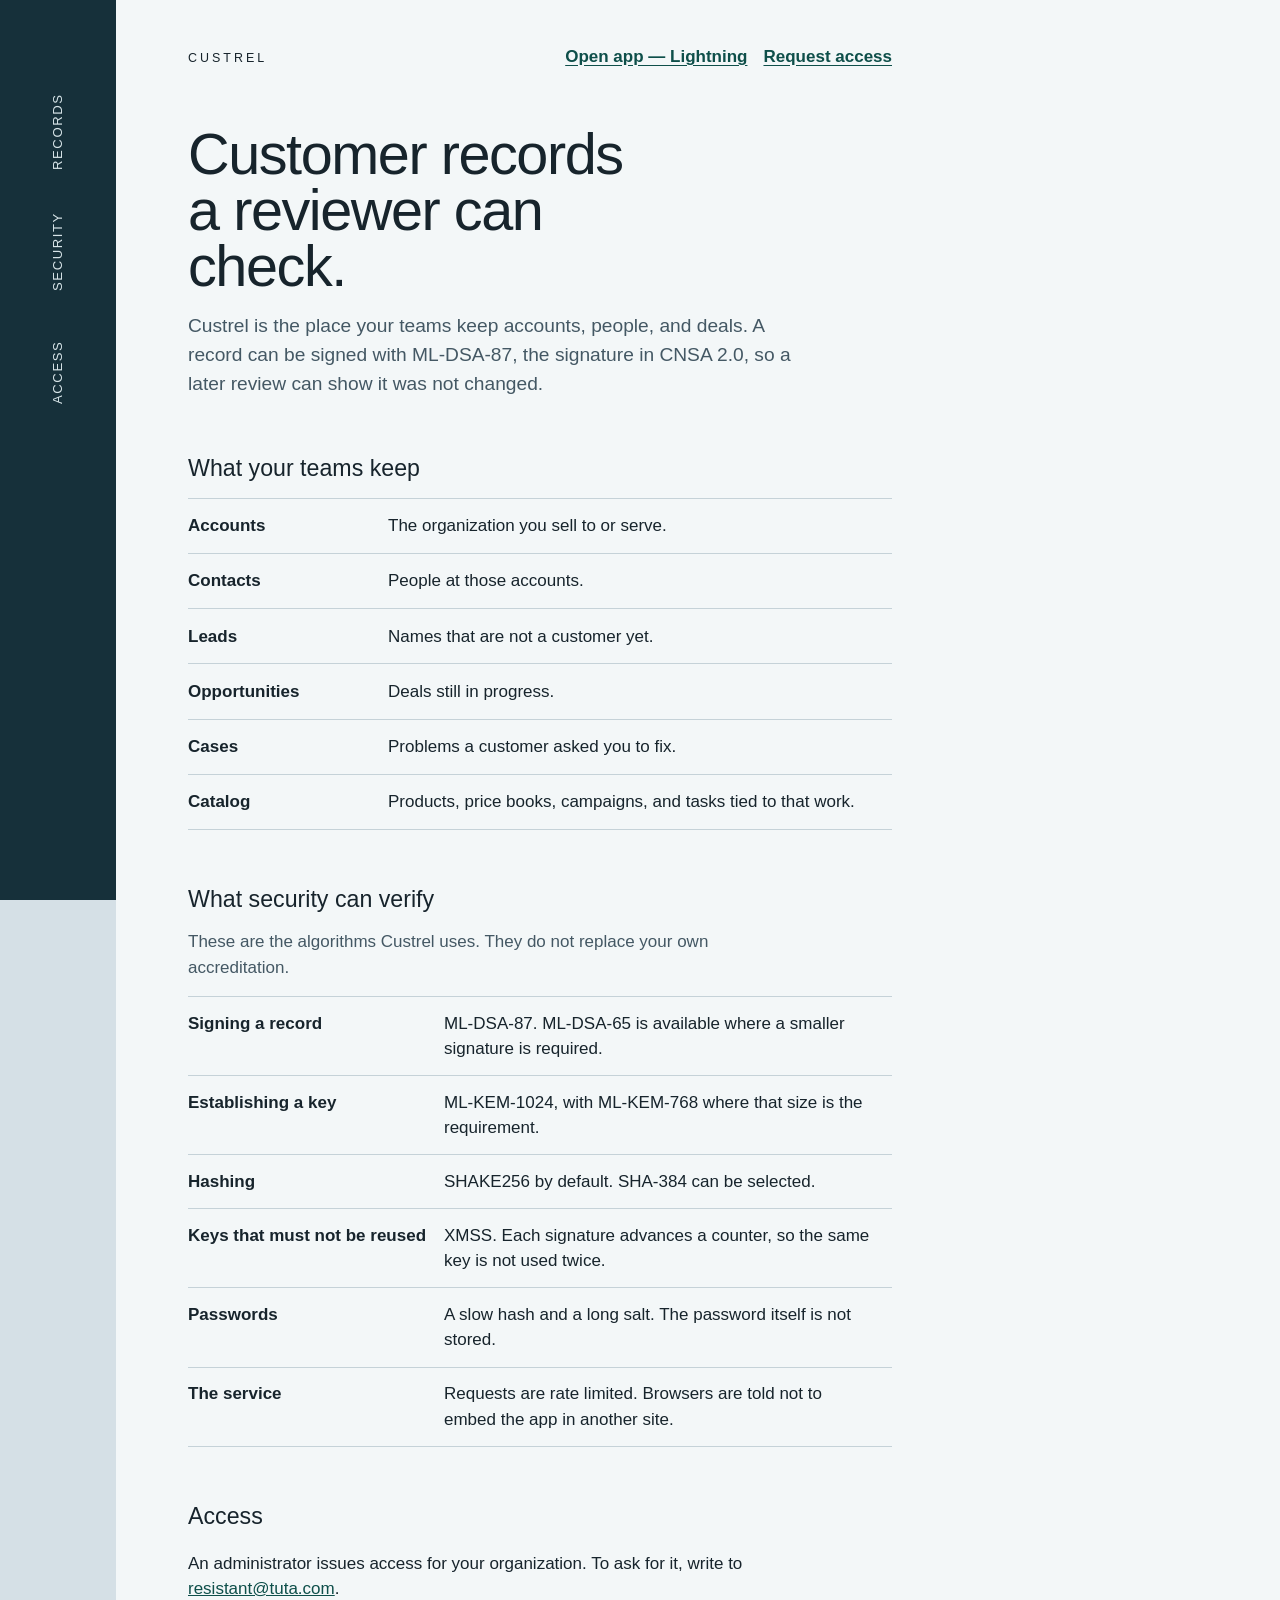
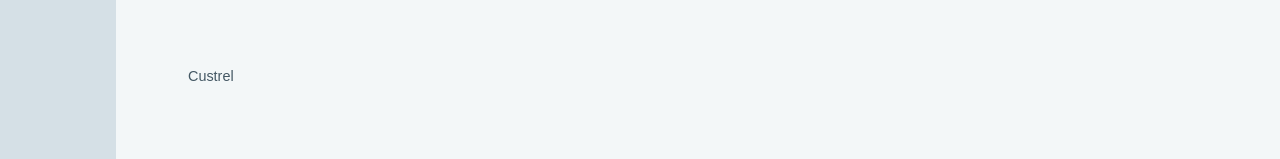
<file: about.html>
<!DOCTYPE html>
<html lang="en">
<head>
    <meta charset="UTF-8">
    <meta name="viewport" content="width=device-width, initial-scale=1.0">
    <title>Custrel — customer records</title>
    <link rel="stylesheet" href="style.css">
</head>
<body>
    <div class="file">
        <nav class="spine" aria-label="On this page">
            <a href="#records">Records</a>
            <a href="#security">Security</a>
            <a href="#access">Access</a>
        </nav>
        <article class="sheet">
            <header class="top">
                <p class="brand">Custrel</p>
                <span><a class="access" href="app.html" style="margin-right:1rem">Open app — Lightning</a><a class="access" href="mailto:resistant@tuta.com">Request access</a></span>
            </header>

            <h1>Customer records a reviewer can check.</h1>
            <p class="lede">Custrel is the place your teams keep accounts, people, and deals. A record can be signed with ML-DSA-87, the signature in CNSA 2.0, so a later review can show it was not changed.</p>

            <section id="records">
                <h2>What your teams keep</h2>
                <ul class="ledger">
                    <li><strong>Accounts</strong><span>The organization you sell to or serve.</span></li>
                    <li><strong>Contacts</strong><span>People at those accounts.</span></li>
                    <li><strong>Leads</strong><span>Names that are not a customer yet.</span></li>
                    <li><strong>Opportunities</strong><span>Deals still in progress.</span></li>
                    <li><strong>Cases</strong><span>Problems a customer asked you to fix.</span></li>
                    <li><strong>Catalog</strong><span>Products, price books, campaigns, and tasks tied to that work.</span></li>
                </ul>
            </section>

            <section id="security">
                <h2>What security can verify</h2>
                <p class="note">These are the algorithms Custrel uses. They do not replace your own accreditation.</p>
                <table>
                    <tbody>
                        <tr>
                            <th scope="row">Signing a record</th>
                            <td>ML-DSA-87. ML-DSA-65 is available where a smaller signature is required.</td>
                        </tr>
                        <tr>
                            <th scope="row">Establishing a key</th>
                            <td>ML-KEM-1024, with ML-KEM-768 where that size is the requirement.</td>
                        </tr>
                        <tr>
                            <th scope="row">Hashing</th>
                            <td>SHAKE256 by default. SHA-384 can be selected.</td>
                        </tr>
                        <tr>
                            <th scope="row">Keys that must not be reused</th>
                            <td>XMSS. Each signature advances a counter, so the same key is not used twice.</td>
                        </tr>
                        <tr>
                            <th scope="row">Passwords</th>
                            <td>A slow hash and a long salt. The password itself is not stored.</td>
                        </tr>
                        <tr>
                            <th scope="row">The service</th>
                            <td>Requests are rate limited. Browsers are told not to embed the app in another site.</td>
                        </tr>
                    </tbody>
                </table>
            </section>

            <section id="access">
                <h2>Access</h2>
                <p>An administrator issues access for your organization. To ask for it, write to <a href="mailto:resistant@tuta.com">resistant@tuta.com</a>.</p>
                <p id="for-implementers" hidden>People connecting a system use the <a href="/api/explorer">API explorer</a>. Protected calls send <code>Authorization: Bearer</code> and the token you were issued.</p>
            </section>

            <footer>
                <p>Custrel</p>
            </footer>
        </article>
    </div>
    <script src="script.js"></script>
</body>
</html>
</file>
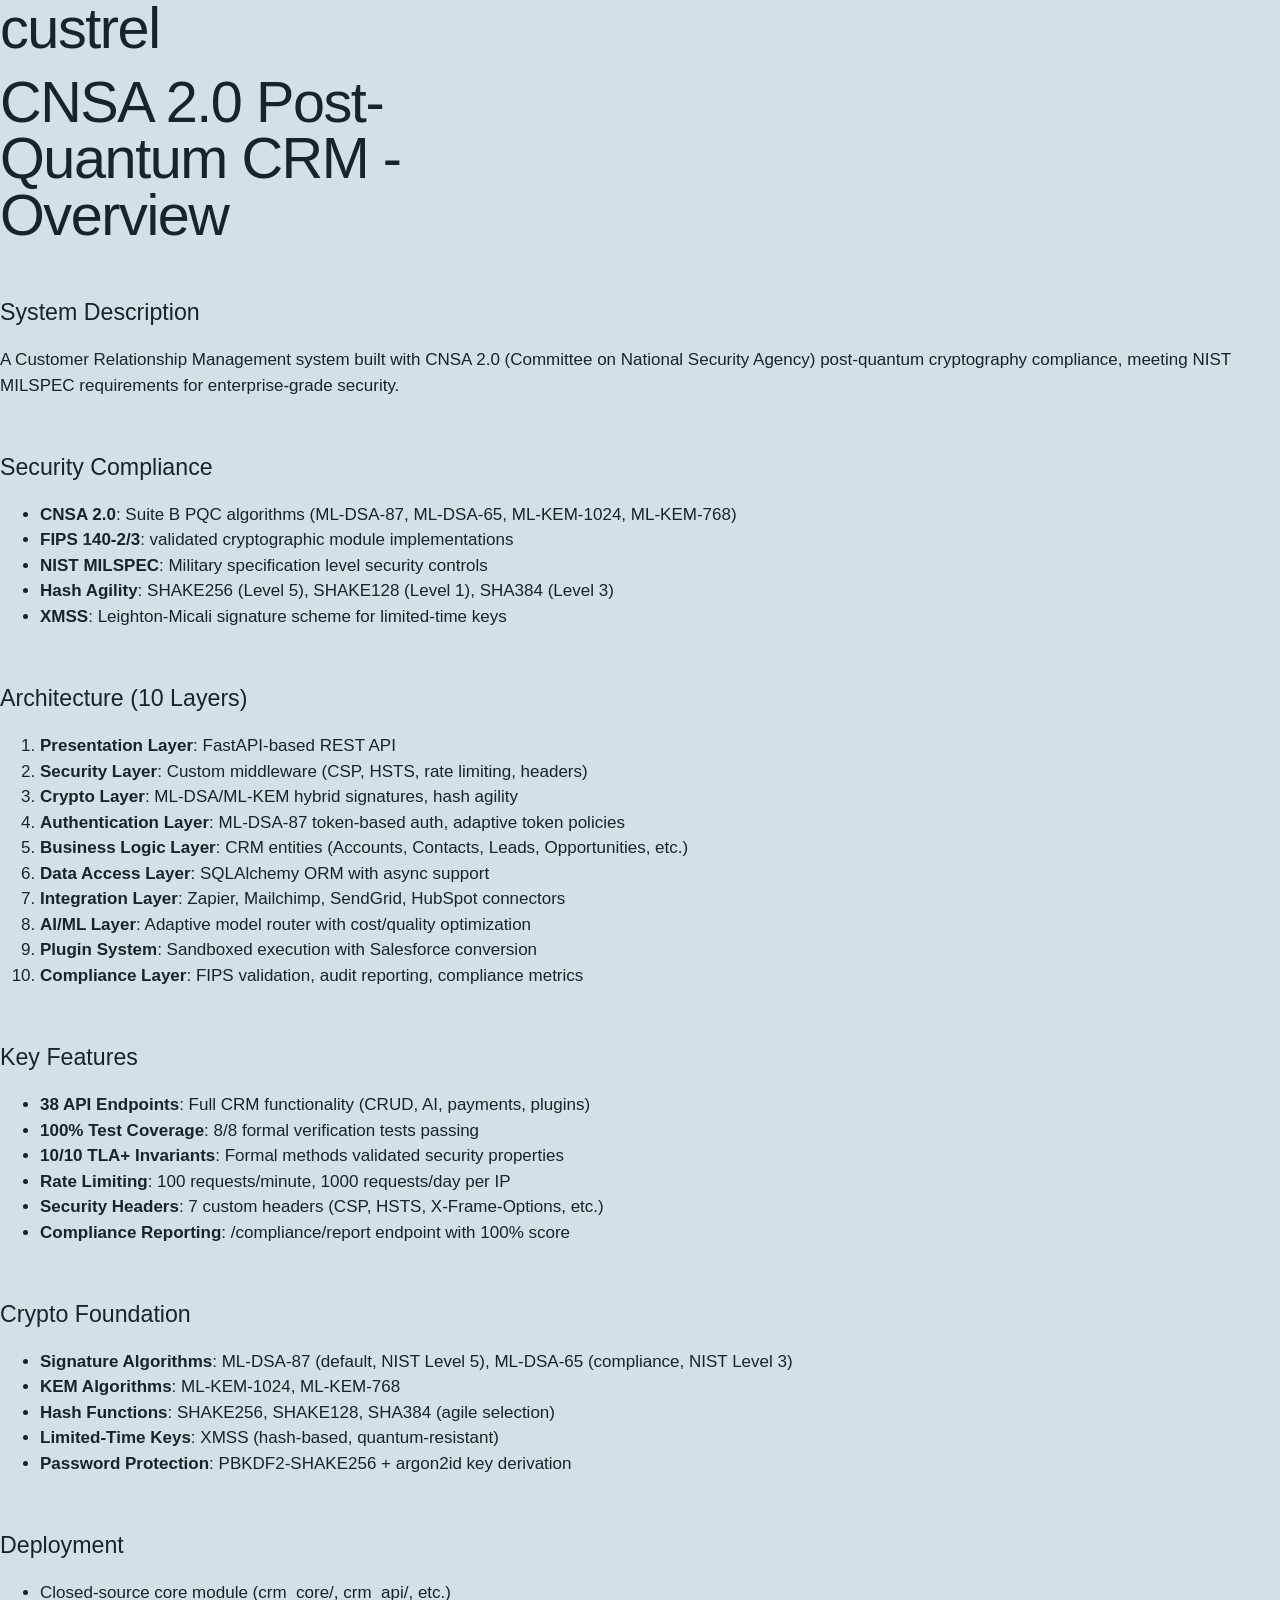
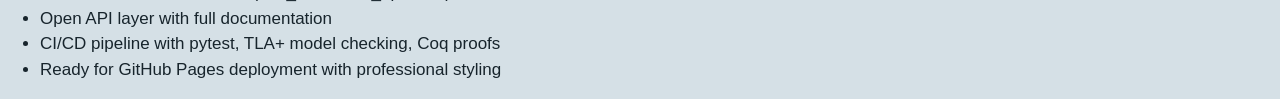
<file: wiki.html>
<!DOCTYPE html>
<html xmlns="http://www.w3.org/1999/xhtml">
<head>
  <meta charset="utf-8" />
  <meta name="generator" content="pandoc" />
  <meta name="viewport" content="width=device-width, initial-scale=1.0, user-scalable=yes" />
  <title>custrel</title>
  <style>
    /* Default styles provided by pandoc.
    ** See https://pandoc.org/MANUAL.html#variables-for-html for config info.
    */
    span.smallcaps{font-variant: small-caps;}
    div.columns{display: flex; gap: min(4vw, 1.5em);}
    div.column{flex: auto; overflow-x: auto;}
    div.hanging-indent{margin-left: 1.5em; text-indent: -1.5em;}
    /* The extra [class] is a hack that increases specificity enough to
       override a similar rule in reveal.js */
    ul.task-list[class]{list-style: none;}
    ul.task-list li input[type="checkbox"] {
      font-size: inherit;
      width: 0.8em;
      margin: 0 0.8em 0.2em -1.6em;
      vertical-align: middle;
    }
    .display.math{display: block; text-align: center; margin: 0.5rem auto;}
  </style>
  <link rel="stylesheet" href="style.css" />
</head>
<body>
<header id="title-block-header">
<h1 class="title">custrel</h1>
</header>
<h1 id="cnsa-2.0-post-quantum-crm---overview">CNSA 2.0 Post-Quantum CRM
- Overview</h1>
<h2 id="system-description">System Description</h2>
<p>A Customer Relationship Management system built with CNSA 2.0
(Committee on National Security Agency) post-quantum cryptography
compliance, meeting NIST MILSPEC requirements for enterprise-grade
security.</p>
<h2 id="security-compliance">Security Compliance</h2>
<ul>
<li><strong>CNSA 2.0</strong>: Suite B PQC algorithms (ML-DSA-87,
ML-DSA-65, ML-KEM-1024, ML-KEM-768)</li>
<li><strong>FIPS 140-2/3</strong>: validated cryptographic module
implementations</li>
<li><strong>NIST MILSPEC</strong>: Military specification level security
controls</li>
<li><strong>Hash Agility</strong>: SHAKE256 (Level 5), SHAKE128 (Level
1), SHA384 (Level 3)</li>
<li><strong>XMSS</strong>: Leighton-Micali signature scheme for
limited-time keys</li>
</ul>
<h2 id="architecture-10-layers">Architecture (10 Layers)</h2>
<ol type="1">
<li><strong>Presentation Layer</strong>: FastAPI-based REST API</li>
<li><strong>Security Layer</strong>: Custom middleware (CSP, HSTS, rate
limiting, headers)</li>
<li><strong>Crypto Layer</strong>: ML-DSA/ML-KEM hybrid signatures, hash
agility</li>
<li><strong>Authentication Layer</strong>: ML-DSA-87 token-based auth,
adaptive token policies</li>
<li><strong>Business Logic Layer</strong>: CRM entities (Accounts,
Contacts, Leads, Opportunities, etc.)</li>
<li><strong>Data Access Layer</strong>: SQLAlchemy ORM with async
support</li>
<li><strong>Integration Layer</strong>: Zapier, Mailchimp, SendGrid,
HubSpot connectors</li>
<li><strong>AI/ML Layer</strong>: Adaptive model router with
cost/quality optimization</li>
<li><strong>Plugin System</strong>: Sandboxed execution with Salesforce
conversion</li>
<li><strong>Compliance Layer</strong>: FIPS validation, audit reporting,
compliance metrics</li>
</ol>
<h2 id="key-features">Key Features</h2>
<ul>
<li><strong>38 API Endpoints</strong>: Full CRM functionality (CRUD, AI,
payments, plugins)</li>
<li><strong>100% Test Coverage</strong>: 8/8 formal verification tests
passing</li>
<li><strong>10/10 TLA+ Invariants</strong>: Formal methods validated
security properties</li>
<li><strong>Rate Limiting</strong>: 100 requests/minute, 1000
requests/day per IP</li>
<li><strong>Security Headers</strong>: 7 custom headers (CSP, HSTS,
X-Frame-Options, etc.)</li>
<li><strong>Compliance Reporting</strong>: /compliance/report endpoint
with 100% score</li>
</ul>
<h2 id="crypto-foundation">Crypto Foundation</h2>
<ul>
<li><strong>Signature Algorithms</strong>: ML-DSA-87 (default, NIST
Level 5), ML-DSA-65 (compliance, NIST Level 3)</li>
<li><strong>KEM Algorithms</strong>: ML-KEM-1024, ML-KEM-768</li>
<li><strong>Hash Functions</strong>: SHAKE256, SHAKE128, SHA384 (agile
selection)</li>
<li><strong>Limited-Time Keys</strong>: XMSS (hash-based,
quantum-resistant)</li>
<li><strong>Password Protection</strong>: PBKDF2-SHAKE256 + argon2id key
derivation</li>
</ul>
<h2 id="deployment">Deployment</h2>
<ul>
<li>Closed-source core module (crm_core/, crm_api/, etc.)</li>
<li>Open API layer with full documentation</li>
<li>CI/CD pipeline with pytest, TLA+ model checking, Coq proofs</li>
<li>Ready for GitHub Pages deployment with professional styling</li>
</ul>
</body>
</html>
</file>
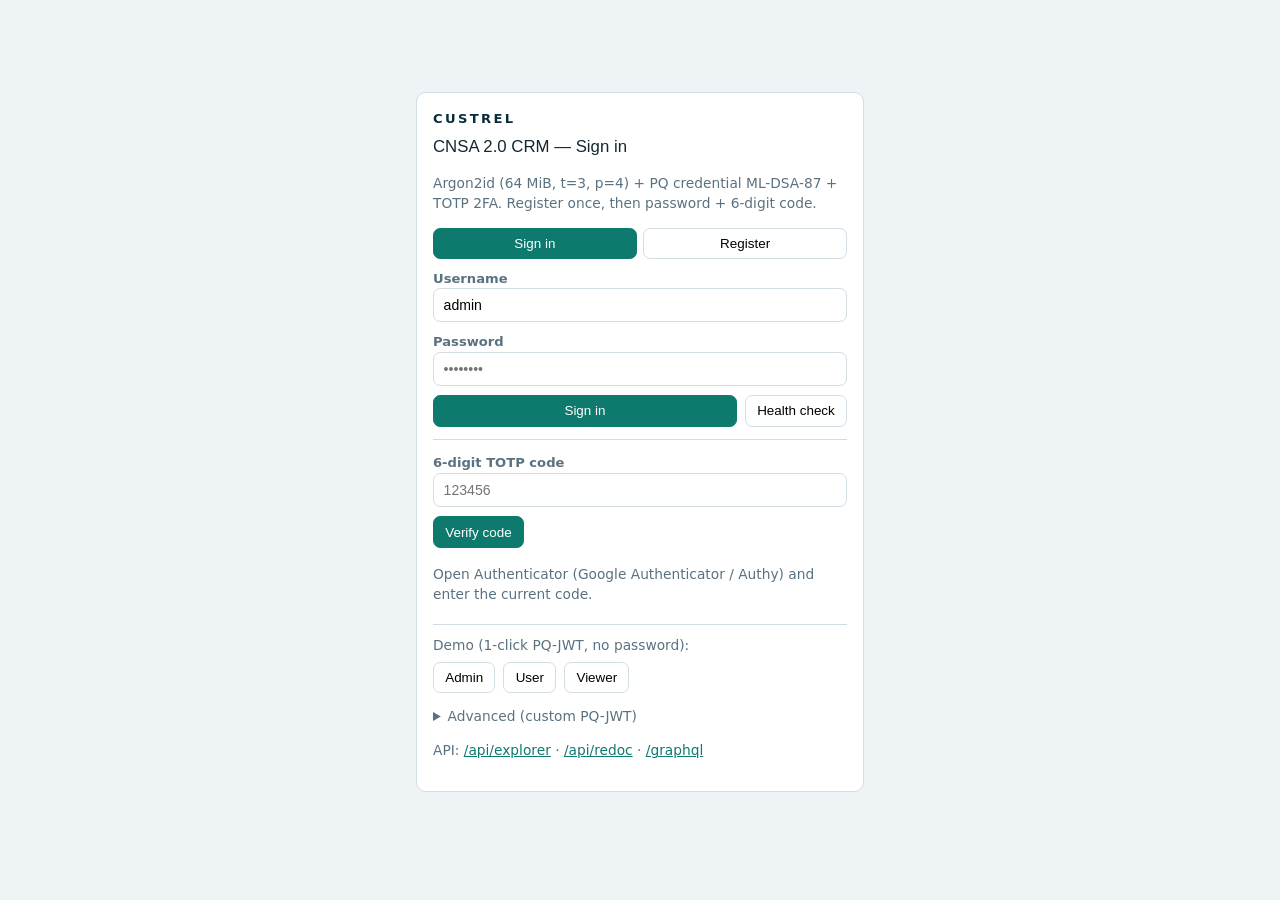
<file: site/app.html>
<!DOCTYPE html>
<html lang="en">
<head>
<meta charset="UTF-8">
<meta name="viewport" content="width=device-width, initial-scale=1.0">
<title>Custrel — CNSA 2.0 CRM</title>
<link rel="stylesheet" href="style.css">
<style>
:root{--nav:#0b2d3a;--nav2:#163a4a;--accent:#0e7a6e;--bg:#eef3f5;--card:#fff;--line:#d1dde3;--ink:#132830;--muted:#5a7180;--ok:#0e7a6e;--warn:#b7791f;--bad:#b4232a}
*{box-sizing:border-box}
html,body{margin:0;background:var(--bg);color:var(--ink);font-family:"Avenir Next",Avenir,"Segoe UI",system-ui,sans-serif}
a{color:var(--accent)}
.app{display:grid;grid-template-columns:16rem 1fr;min-height:100vh}
.sbar{background:var(--nav);color:#d8e6eb;display:flex;flex-direction:column;position:sticky;top:0;height:100vh;overflow:auto}
.sbar h1{margin:1.1rem 1rem .3rem;font-size:.78rem;letter-spacing:.22em;text-transform:uppercase;font-weight:700;color:#cfe3e8}
.sbar .sub{margin:0 1rem 1rem;font-size:.78rem;color:#8fb0bb}
.sbar nav{display:flex;flex-direction:column;padding:.4rem .5rem;gap:.15rem}
.sbar nav button{all:unset;cursor:pointer;padding:.55rem .7rem;border-radius:.4rem;font-size:.88rem;color:#d8e6eb;display:flex;justify-content:space-between;align-items:center}
.sbar nav button:hover{background:var(--nav2)}
.sbar nav button.active{background:#1e4a5c;color:#fff}
.sbar nav button span.badge{font-size:.7rem;background:#0e7a6e;color:#fff;border-radius:999px;padding:.1rem .4rem}
.sbar .foot{margin-top:auto;padding:1rem;font-size:.75rem;color:#8fb0bb;border-top:1px solid #1b3e4f}
.topbar{background:var(--card);border-bottom:1px solid var(--line);display:flex;align-items:center;gap:1rem;padding:.7rem 1.2rem;position:sticky;top:0;z-index:5}
.topbar .brand{font-weight:700;letter-spacing:.18em;text-transform:uppercase;font-size:.82rem;color:var(--nav)}
.topbar .grow{flex:1}
.topbar input, .topbar select{border:1px solid var(--line);border-radius:.45rem;padding:.45rem .6rem;font-size:.86rem;min-width:14rem}
.btn{border:1px solid var(--line);background:var(--card);border-radius:.45rem;padding:.45rem .7rem;font-size:.84rem;cursor:pointer}
.btn.primary{background:var(--accent);color:#fff;border-color:var(--accent)}
.btn.danger{background:var(--bad);color:#fff;border-color:var(--bad)}
.btn:disabled{opacity:.5;cursor:not-allowed}
.main{padding:1.2rem 1.4rem}
.card{background:var(--card);border:1px solid var(--line);border-radius:.6rem;padding:1rem;margin-bottom:1rem}
.card h2{margin:0 0 .3rem;font-size:1.05rem}
.card h3{margin:1rem 0 .4rem;font-size:.92rem;color:var(--muted);text-transform:uppercase;letter-spacing:.06em}
.muted{color:var(--muted);font-size:.86rem}
.grid2{display:grid;grid-template-columns:1fr 1fr;gap:1rem}
.kpis{display:grid;grid-template-columns:repeat(4,1fr);gap:.8rem}
.kpi{background:var(--card);border:1px solid var(--line);border-radius:.6rem;padding:.8rem}
.kpi b{font-size:1.35rem}
.kpi span{display:block;color:var(--muted);font-size:.78rem;text-transform:uppercase;letter-spacing:.06em}
table{width:100%;border-collapse:collapse;font-size:.86rem}
th,td{text-align:left;padding:.5rem .4rem;border-top:1px solid var(--line);vertical-align:top}
th{color:var(--muted);font-weight:600;font-size:.76rem;text-transform:uppercase;letter-spacing:.06em;background:#f7fafb;position:sticky;top:0}
tr:hover td{background:#f7fafb}
.badge{display:inline-block;border-radius:999px;padding:.15rem .45rem;font-size:.72rem;font-weight:600}
.badge.ok{background:#e6f4f1;color:#0e5a52}
.badge.warn{background:#fef3d6;color:#7a5a12}
.badge.bad{background:#fde8e8;color:#7a1e1e}
.bar{height:.55rem;background:#e6eef2;border-radius:999px;overflow:hidden}
.bar i{display:block;height:100%;background:var(--accent)}
.form{display:grid;gap:.6rem;max-width:38rem}
.form label{font-size:.82rem;color:var(--muted);font-weight:600}
.form input,.form select,.form textarea{border:1px solid var(--line);border-radius:.45rem;padding:.5rem .6rem;font-size:.88rem;width:100%;background:#fff}
.form textarea{min-height:4rem}
.row{display:flex;gap:.5rem;align-items:center;flex-wrap:wrap}
pre{white-space:pre-wrap;word-break:break-word;background:#f7fafb;border:1px solid var(--line);border-radius:.45rem;padding:.6rem;font-size:.78rem;max-height:22rem;overflow:auto}
.login{display:grid;place-items:center;min-height:100vh;background:var(--bg);padding:1rem}
.login .card{max-width:28rem;width:100%}
.pill{border:1px solid var(--line);border-radius:999px;padding:.2rem .5rem;font-size:.72rem;background:#fff}
@media(max-width:900px){.app{grid-template-columns:1fr}.sbar{height:auto;position:static}.kpis{grid-template-columns:1fr 1fr}.grid2{grid-template-columns:1fr}}
</style>
</head>
<body>
<div id="login" class="login">
  <div class="card">
    <div style="letter-spacing:.18em;text-transform:uppercase;font-weight:700;color:var(--nav);font-size:.82rem">Custrel</div>
    <h2 style="margin:.3rem 0">CNSA 2.0 CRM — Sign in</h2>
    <p class="muted">Argon2id (64 MiB, t=3, p=4) + PQ credential ML-DSA-87 + TOTP 2FA. Register once, then password + 6-digit code.</p>
    <div style="display:flex;gap:.4rem;margin:.6rem 0">
      <button class="btn primary" id="tab-login" style="flex:1">Sign in</button>
      <button class="btn" id="tab-register" style="flex:1">Register</button>
    </div>
    <div id="pane-login">
      <div class="form">
        <label>Username<input id="login-username" value="admin" placeholder="admin" autocomplete="username"></label>
        <label>Password<input id="login-password" type="password" placeholder="••••••••" autocomplete="current-password"></label>
        <div class="row"><button class="btn primary" id="btn-pw-login" style="flex:1">Sign in</button><button class="btn" id="btn-try-health">Health check</button></div>
      </div>
      <div id="login-totp-box" class="form" hidden style="margin-top:.8rem;border-top:1px solid var(--line);padding-top:.8rem">
        <label>6-digit TOTP code<input id="login-totp" placeholder="123456" inputmode="numeric" maxlength="6"></label>
        <div class="row"><button class="btn primary" id="btn-totp-verify">Verify code</button><span id="login-totp-msg" class="muted"></span></div>
        <p class="muted" style="margin:.4rem 0">Open Authenticator (Google Authenticator / Authy) and enter the current code.</p>
      </div>
      <div style="margin:.8rem 0;border-top:1px solid var(--line);padding-top:.6rem">
        <p class="muted" style="margin:0 0 .4rem">Demo (1-click PQ-JWT, no password):</p>
        <div class="row">
          <button class="btn" id="btn-demo-admin">Admin</button>
          <button class="btn" id="btn-demo-user">User</button>
          <button class="btn" id="btn-demo-viewer">Viewer</button>
        </div>
      </div>
    </div>
    <div id="pane-register" hidden>
      <div class="form">
        <label>Username<input id="reg-username" placeholder="alice" autocomplete="username"></label>
        <label>Password (≥8 chars)<input id="reg-password" type="password" placeholder="••••••••" autocomplete="new-password"></label>
        <label>Roles (comma-separated)<input id="reg-roles" value="user" placeholder="admin,manager,user,viewer"></label>
        <div class="row"><button class="btn primary" id="btn-register" style="flex:1">Create account</button></div>
      </div>
      <div id="reg-result" hidden class="card" style="margin-top:.8rem">
        <h3>Scan with Authenticator</h3>
        <p class="muted" id="reg-msg"></p>
        <img id="reg-qr" style="max-width:220px;border:1px solid var(--line);border-radius:.45rem;display:none">
        <pre id="reg-uri" style="font-size:.7rem"></pre>
        <div class="form" style="margin-top:.6rem">
          <label>Enter 6-digit code to verify<input id="reg-totp" placeholder="123456" inputmode="numeric" maxlength="6"></label>
          <div class="row"><button class="btn primary" id="btn-reg-verify">Verify & enable 2FA</button><span id="reg-verify-msg" class="muted"></span></div>
        </div>
      </div>
    </div>
    <details style="margin:.6rem 0"><summary class="muted">Advanced (custom PQ-JWT)</summary>
    <div class="form" style="margin-top:.6rem">
      <label>Subject (sub)
        <input id="login-sub" value="admin" placeholder="admin">
      </label>
      <label>Roles (comma-separated)
        <input id="login-roles" value="admin,manager" placeholder="admin,manager,user,viewer">
      </label>
      <label>Expires (seconds)
        <input id="login-exp" type="number" value="3600">
      </label>
      <div class="row">
        <button class="btn primary" id="btn-login">Sign in (custom JWT)</button>
      </div>
    </div>
    </details>
      <div id="login-msg" class="muted" style="margin-top:.6rem"></div>
      <pre id="login-token" hidden></pre>
      <p class="muted">API: <a href="/api/explorer" target="_blank">/api/explorer</a> · <a href="/api/redoc" target="_blank">/api/redoc</a> · <a href="/graphql" target="_blank">/graphql</a></p>
  </div>
</div>

<div id="app" class="app" hidden>
  <aside class="sbar">
    <h1>Custrel</h1>
    <p class="sub">CNSA 2.0 · ML-DSA-87 · ML-KEM-1024 · SHAKE256_512</p>
    <nav id="nav"></nav>
    <div class="foot">
      <div id="who"></div>
      <div style="margin-top:.6rem" class="row"><button class="btn" id="btn-logout">Sign out</button><a class="btn" href="/site/">Marketing</a></div>
      <div id="health-mini" class="muted" style="margin-top:.6rem"></div>
    </div>
  </aside>
  <div style="min-width:0">
    <div class="topbar">
      <div class="brand">Lightning</div>
      <input id="global-q" placeholder="Search current list (client-side)">
      <select id="global-object"></select>
      <button class="btn" id="btn-refresh">Refresh</button>
      <div class="grow"></div>
      <span id="token-pill" class="pill" title="JWT">no token</span>
    </div>
    <main class="main" id="main"></main>
  </div>
</div>

<script>
const API = location.origin;
const OBJECTS = ["accounts","contacts","leads","opportunities","cases","products","pricebooks","campaigns","tasks","events","notes","attachments","quotes","orders","payments","contracts","assets","entitlements","content_documents","feed_items","reports","dashboards","flows","service_contracts","work_orders","knowledge_articles","invoices","territories","email_templates","email_messages","service_resources","service_appointments","forecasts","quotas","collaboration_groups","surveys","social_posts","social_personas","live_chat_transcripts","macros","quick_texts","network_members","ideas","topics","locations","associated_locations","service_territories","operating_hours","work_types","work_type_groups","skills","service_resource_skills","return_orders","return_order_line_items","shipments","product_requests","product_request_line_items","time_sheets","time_sheet_entries","shifts","resource_absences","resource_preferences","service_crews","service_crew_members","maintenance_plans","maintenance_assets","entitlement_contacts","contract_contact_roles","quantum-keys","aimcp-bridges","tokens","users","profiles"];
const LABELS = {accounts:"Accounts",contacts:"Contacts",leads:"Leads",opportunities:"Opportunities",cases:"Cases",products:"Products",pricebooks:"PriceBooks",campaigns:"Campaigns",tasks:"Tasks",events:"Events",notes:"Notes",attachments:"Attachments",quotes:"Quotes",orders:"Orders",payments:"Payments",contracts:"Contracts",assets:"Assets",entitlements:"Entitlements",content_documents:"Content Documents",feed_items:"Feed Items",reports:"Reports",dashboards:"Dashboards",flows:"Flows",service_contracts:"Service Contracts",work_orders:"Work Orders",knowledge_articles:"Knowledge Articles",invoices:"Invoices",territories:"Territories",email_templates:"Email Templates",email_messages:"Email Messages",service_resources:"Service Resources",service_appointments:"Service Appointments",forecasts:"Forecasts",quotas:"Quotas",collaboration_groups:"Collaboration Groups",surveys:"Surveys",social_posts:"Social Posts",social_personas:"Social Personas",live_chat_transcripts:"Live Chat Transcripts",macros:"Macros",quick_texts:"Quick Texts",network_members:"Network Members",ideas:"Ideas",topics:"Topics",locations:"Locations",associated_locations:"Associated Locations",service_territories:"Service Territories",operating_hours:"Operating Hours",work_types:"Work Types",work_type_groups:"Work Type Groups",skills:"Skills",service_resource_skills:"Service Resource Skills",return_orders:"Return Orders",return_order_line_items:"Return Order Line Items",shipments:"Shipments",product_requests:"Product Requests",product_request_line_items:"Product Request Line Items",time_sheets:"Time Sheets",time_sheet_entries:"Time Sheet Entries",shifts:"Shifts",resource_absences:"Resource Absences",resource_preferences:"Resource Preferences",service_crews:"Service Crews",service_crew_members:"Service Crew Members",maintenance_plans:"Maintenance Plans",maintenance_assets:"Maintenance Assets",entitlement_contacts:"Entitlement Contacts",contract_contact_roles:"Contract Contact Roles","quantum-keys":"Quantum Keys","aimcp-bridges":"AIMCP Bridges",tokens:"Tokens",users:"Users",profiles:"Profiles"};
const NAV = [
  ["dashboard","Dashboard"],["accounts","Accounts"],["contacts","Contacts"],["leads","Leads"],["opportunities","Opportunities"],["cases","Cases"],
  ["products","Products"],["pricebooks","PriceBooks"],["campaigns","Campaigns"],["tasks","Tasks"],["events","Events"],["notes","Notes"],
  ["attachments","Attachments"],["quotes","Quotes"],["orders","Orders"],["payments","Payments"],["contracts","Contracts"],["assets","Assets"],["entitlements","Entitlements"],["content_documents","Content Documents"],["feed_items","Feed Items"],  ["reports","Reports"],["dashboards","Dashboards"],["query","SOQL Query"],["sharing","Sharing"],["validation","Validation"],["flows","Flows"],["service_contracts","Service Contracts"],["work_orders","Work Orders"],["knowledge_articles","Knowledge Articles"],["invoices","Invoices"],["territories","Territories"],["email_templates","Email Templates"],["email_messages","Email Messages"],["service_resources","Service Resources"],["service_appointments","Service Appointments"],["forecasts","Forecasts"],["quotas","Quotas"],["collaboration_groups","Collaboration Groups"],["surveys","Surveys"],["social_posts","Social Posts"],["social_personas","Social Personas"],["live_chat_transcripts","Live Chat Transcripts"],["macros","Macros"],["quick_texts","Quick Texts"],["network_members","Network Members"],["ideas","Ideas"],["topics","Topics"],["locations","Locations"],["associated_locations","Associated Locations"],["service_territories","Service Territories"],["operating_hours","Operating Hours"],["work_types","Work Types"],["work_type_groups","Work Type Groups"],["skills","Skills"],["service_resource_skills","Service Resource Skills"],["return_orders","Return Orders"],["return_order_line_items","Return Order Line Items"],["shipments","Shipments"],["product_requests","Product Requests"],["product_request_line_items","Product Request Line Items"],["time_sheets","Time Sheets"],["time_sheet_entries","Time Sheet Entries"],["shifts","Shifts"],["resource_absences","Resource Absences"],["resource_preferences","Resource Preferences"],["service_crews","Service Crews"],["service_crew_members","Service Crew Members"],["maintenance_plans","Maintenance Plans"],["maintenance_assets","Maintenance Assets"],["entitlement_contacts","Entitlement Contacts"],["contract_contact_roles","Contract Contact Roles"],["quantum-keys","Quantum Keys"],["aimcp-bridges","AIMCP Bridges"],["tokens","Tokens"],["search","Search"],["workflows","Workflows"],["approvals","Approvals"],["audit","Audit Trail"],["bulk","Bulk Ops"],["bulk2","Bulk 2.0"],["custom","Custom Objects"],["plugins","Plugins"],["salesforce","Salesforce"],["mcp","MCP"],["graphql","GraphQL"],["crypto","Crypto"],["health","Health"],["users","Users"],["profiles","Profiles"]
 ];
let TOKEN = localStorage.getItem("custrel_token")||"";
let CLAIMS = null;
let CURRENT = "dashboard";
let CACHE = {};

function hdr(){ return TOKEN ? {"Authorization":"Bearer "+TOKEN,"Content-Type":"application/json"} : {"Content-Type":"application/json"}; }
async function jfetch(path, opts={}){
  const o={...opts, headers:{...hdr(), ...(opts.headers||{})}};
  if(o.body && typeof o.body!=="string") o.body=JSON.stringify(o.body);
  const r= await fetch(API+path, o);
  const ct=r.headers.get("content-type")||"";
  let body=null;
  if(ct.includes("application/json")){ try{ body=await r.json(); }catch(e){ body=null; } } else { body=await r.text(); }
  if(r.status===401 && TOKEN){
    const msg=(body && (body.detail||body.error))||"PQ-JWT expired or rotated — please sign in again (key persisted now, next restart will keep your token).";
    TOKEN=""; localStorage.removeItem("custrel_token"); CLAIMS=null;
    const pill=document.getElementById("token-pill"); if(pill){ pill.textContent="no token"; pill.title="no token"; }
    const who=document.getElementById("who"); if(who) who.textContent="";
    showLogin(msg);
    throw new Error(msg);
  }
  if(!r.ok) throw new Error((body && (body.detail||body.error||JSON.stringify(body)))|| (r.status+" "+r.statusText));
  return body;
}
function decodeClaims(t){
  try{ const p=t.split(".")[1]; const j=JSON.parse(atob(p.replace(/-/g,"+").replace(/_/g,"/"))); return j; }catch(e){ return null; }
}
function setToken(t){
  TOKEN=t; localStorage.setItem("custrel_token", t);
  CLAIMS=decodeClaims(t);
  const pill=document.getElementById("token-pill");
  pill.textContent = CLAIMS ? (CLAIMS.sub+" · "+(CLAIMS.roles||[]).join(",")) : "no token";
  pill.title = t ? t.slice(0,32)+"…" : "no token";
  document.getElementById("who").textContent = CLAIMS ? `${CLAIMS.sub} — ${(CLAIMS.roles||[]).join(", ")}` : "";
}
function needAuth(fn){ return async (...a)=>{ if(!TOKEN) return showLogin("Please sign in."); return fn(...a); }; }

function showLogin(msg){
  const lo=document.getElementById("login"), ap=document.getElementById("app");
  lo.hidden=false; lo.style.display="";
  ap.hidden=true; ap.style.display="none";
  if(msg) document.getElementById("login-msg").textContent=msg;
}
function showApp(){
  const lo=document.getElementById("login"), ap=document.getElementById("app");
  lo.hidden=true; lo.style.display="none";
  ap.hidden=false; ap.style.display="";
  // diagnostic: ensure app is visible even if CSS hides
  console.log("showApp: login hidden, app visible", {token: TOKEN?TOKEN.slice(0,16):"none"});
  renderNav();
  navigate(CURRENT);
  refreshHealthMini();
}
function renderNav(){
  const nav=document.getElementById("nav");
  nav.innerHTML="";
  for(const [id,label] of NAV){
    const b=document.createElement("button");
    b.textContent=label;
    b.className = id===CURRENT ? "active":"";
    b.onclick=()=>navigate(id);
    if(id==="approvals" && CACHE.approvals_pending){
      const s=document.createElement("span"); s.className="badge"; s.textContent=CACHE.approvals_pending; b.appendChild(s);
    }
    nav.appendChild(b);
  }
  const sel=document.getElementById("global-object");
  sel.innerHTML = OBJECTS.map(o=>`<option value="${o}">${LABELS[o]||o}</option>`).join("");
  sel.value = OBJECTS.includes(CURRENT) ? CURRENT : "accounts";
  sel.onchange=()=>navigate(sel.value);
}
async function navigate(id){
  CURRENT=id;
  renderNav();
  const main=document.getElementById("main");
  main.innerHTML='<div class="muted">Loading…</div>';
  try{
     if(id==="dashboard") await renderDashboard();
     else if(id==="reports") await renderReports();
     else if(id==="workflows") await renderWorkflows();
     else if(id==="approvals") await renderApprovals();
     else if(id==="audit") await renderAudit();
      else if(id==="bulk") await renderBulk();
      else if(id==="bulk2") await renderBulk2();
      else if(id==="custom") await renderCustom();
     else if(id==="graphql") await renderGraphQL();
     else if(id==="crypto") await renderCrypto();
     else if(id==="health") await renderHealth();
      else if(id==="search") await renderSearch();
        else if(id==="mcp") await renderMCP();
        else if(id==="plugins") await renderPlugins();
        else if(id==="salesforce") await renderSalesforce();
        else if(id==="query") await renderQuery();
         else if(id==="sharing") await renderSharing();
         else if(id==="validation") await renderValidation();
         else if(OBJECTS.includes(id)) await renderList(id);
      else main.innerHTML='<div class="card">Unknown view</div>';
  }catch(e){ main.innerHTML=`<div class="card"><h2>Error</h2><pre>${esc(e.message)}</pre></div>`; }
}

function esc(s){ return String(s??"").replace(/[&<>]/g,c=>({"&":"&amp;","<":"&lt;",">":"&gt;"}[c])); }
function fmtDate(s){ if(!s) return ""; try{ return new Date(s).toLocaleString(); }catch(e){ return s; } }

async function renderDashboard(){
  const [rep,dash,health] = await Promise.all([
    jfetch("/reports/overview").catch(()=>null),
    jfetch("/dashboards/overview").catch(()=>null),
    jfetch("/health").catch(()=>null),
  ]);
  const counts = rep || {};
  const pipeline = (dash && dash.pipeline_by_stage) || {};
  const max = Math.max(1, ...Object.values(pipeline));
  const main=document.getElementById("main");
  main.innerHTML = `
    <div class="kpis">
      <div class="kpi"><b>${counts.accounts??"—"}</b><span>Accounts</span></div>
      <div class="kpi"><b>${counts.contacts??"—"}</b><span>Contacts</span></div>
      <div class="kpi"><b>${counts.opportunities??"—"}</b><span>Opportunities</span></div>
      <div class="kpi"><b>${counts.approvals_pending??"—"}</b><span>Approvals pending</span></div>
    </div>
    <div class="grid2">
      <div class="card"><h2>Pipeline by stage</h2>${Object.keys(pipeline).length? Object.entries(pipeline).map(([k,v])=>`
        <div style="display:grid;grid-template-columns:9rem 1fr 3rem;gap:.6rem;align-items:center;margin:.45rem 0">
          <span class="muted">${esc(k)}</span><div class="bar"><i style="width:${Math.round(v/max*100)}%"></i></div><b>${v}</b>
        </div>`).join("") : `<p class="muted">No opportunities yet. Create one ≥ $100k to trigger approval workflow.</p>`}
      </div>
      <div class="card"><h2>System</h2>
        <p class="muted">Health: ${health? esc(health.status||"ok") : "unknown"} · Suite: ${(health&&health.suite)||"ML-DSA-87 / ML-KEM-1024 / SHAKE256_512"}</p>
        <p class="muted">Signed in as <b>${CLAIMS? esc(CLAIMS.sub):"—"}</b> roles ${(CLAIMS&&CLAIMS.roles||[]).join(", ")}</p>
        <div class="row"><button class="btn" onclick="navigate('reports')">Reports</button><button class="btn" onclick="navigate('approvals')">Approvals</button><button class="btn" onclick="navigate('accounts')">Accounts</button></div>
        <h3>Quick create</h3>
        <div class="row"><button class="btn primary" onclick="navigate('accounts')">New Account</button><button class="btn" onclick="navigate('opportunities')">New Opportunity</button><button class="btn" onclick="navigate('leads')">New Lead</button></div>
      </div>
    </div>
    <div class="card"><h2>Recent audit</h2><div id="dash-audit" class="muted">Loading…</div></div>
  `;
  try{
    const a= await jfetch("/audit-logs?limit=5");
    document.getElementById("dash-audit").innerHTML = (a.logs||a||[]).slice(0,5).map(r=>`<div style="border-top:1px solid var(--line);padding:.4rem 0"><b>${esc(r.action||r.operation||"")}</b> ${esc(r.object||r.object_type||"")} <span class="muted">${esc(r.record_id||"")} · ${fmtDate(r.timestamp||r.created_at)}</span></div>`).join("") || '<span class="muted">No audit yet.</span>';
  }catch(e){ document.getElementById("dash-audit").textContent="—"; }
}

async function renderReports(){
  const rep= await jfetch("/reports/overview");
  const dash= await jfetch("/dashboards/overview");
  const main=document.getElementById("main");
  CACHE.reports=rep;
  main.innerHTML=`
    <div class="card"><h2>Reports — Overview</h2><p class="muted">Counts + approvals pending</p><pre>${esc(JSON.stringify(rep,null,2))}</pre></div>
    <div class="card"><h2>Dashboards — Overview</h2><pre>${esc(JSON.stringify(dash,null,2))}</pre></div>
  `;
}
async function renderWorkflows(){
  const w= await jfetch("/workflows");
  const main=document.getElementById("main");
  main.innerHTML=`
    <div class="card"><h2>Workflows</h2><p class="muted">${(w.workflows||w||[]).length} workflow(s). Opportunity amount ≥ $100k creates pending approval.</p>
      <table><thead><tr><th>Object</th><th>Event</th><th>Condition</th></tr></thead><tbody>
        ${(w.workflows||w||[]).map(x=>`<tr><td>${esc(x.object||x.object_type||"")}</td><td>${esc(x.event||"")}</td><td><code>${esc(x.condition||"")}</code></td></tr>`).join("")}
      </tbody></table>
    </div>
    <div class="card"><h3>Test workflow</h3><p class="muted">Create an Opportunity with amount 250000 and close_date to trigger approval.</p>
      <div class="row"><button class="btn" onclick="navigate('opportunities')">Go to Opportunities</button></div>
    </div>
  `;
}
async function renderApprovals(){
  const [a, procs] = await Promise.all([jfetch("/approvals"), jfetch("/approval-processes").catch(()=>({processes:[]}))]);
  const list=a.approvals||a||[];
  const plist=procs.processes||procs.approval_processes||[];
  CACHE.approvals_pending = list.filter(x=>x.status==="pending").length;
  const main=document.getElementById("main");
  main.innerHTML=`
    <div class="card"><h2>Approvals — Hardened Multi-Step</h2><p class="muted">${list.length} total, ${CACHE.approvals_pending} pending · ${plist.length} process(es) · Auto-trigger on create/update via entry_criteria · Manual submit via POST /records/{'{id}'}/submit-for-approval</p>
      <table><thead><tr><th>ID</th><th>Object</th><th>Record</th><th>Status</th><th>Step</th><th>Locked</th><th>Requested by</th><th>Action</th></tr></thead><tbody>
        ${list.map(r=>{
          const step = r.current_step ? `${r.current_step}/${(r.steps||[]).length}` : "1/1";
          const locked = r.is_locked ? '<span class="badge bad">locked</span>' : '<span class="badge ok">unlocked</span>';
          const stBadge = r.status==="pending" ? "warn" : r.status==="approved" ? "ok" : r.status==="rejected" ? "bad" : "warn";
          return `<tr><td><code>${esc(r.id).slice(0,8)}</code></td><td>${esc(r.object||r.object_type||"Opportunity")}</td><td><code>${esc((r.record_id||"").slice(0,8))}</code></td><td><span class="badge ${stBadge}">${esc(r.status)}</span></td><td>${esc(step)}</td><td>${locked}</td><td>${esc(r.requested_by||"")}</td><td>
            ${r.status==="pending" ? `<button class="btn primary" onclick="decide('${esc(r.id)}','approve')">Approve</button> <button class="btn danger" onclick="decide('${esc(r.id)}','reject')">Reject</button> <button class="btn" onclick="decide('${esc(r.id)}','recall')">Recall</button>` : ""}
            ${r.status==="approved"||r.status==="rejected"||r.status==="recalled" ? `<button class="btn" onclick="decide('${esc(r.id)}','unlock')">Unlock</button>` : ""}
            ${r.is_locked && r.status==="rejected" ? `<button class="btn" onclick="decide('${esc(r.id)}','unlock')">Unlock</button>` : ""}
          </td></tr>`;
        }).join("") || `<tr><td colspan="8" class="muted">No approvals. Create an Opportunity ≥ $100k or configure a process below.</td></tr>`}
      </tbody></table>
    </div>
    <div class="card"><h2>Approval Processes</h2><p class="muted">GET /approval-processes · POST /approval-processes (admin) {object_type, entry_criteria:{field,operator,value}, approvers:[roles], steps:[{name, approver_roles}]} · Auto-trigger on create/update if record matches entry_criteria</p>
      <div class="form">
        <label>Object type<input id="ap-obj" value="Opportunity" placeholder="Opportunity"></label>
        <label>Process name<input id="ap-name" value="High-Value Opportunity" placeholder="High-Value"></label>
        <label>Entry criteria — field<input id="ap-field" value="amount" placeholder="field api name"></label>
        <label>Operator<select id="ap-op"><option value=">=">&gt;=</option><option value="=">=</option><option value="!=">!=</option><option value=">">&gt;</option><option value="<">&lt;</option><option value="<=">&lt;=</option><option value="LIKE">LIKE</option></select></label>
        <label>Value<input id="ap-val" value="100000" placeholder="100000 or %pattern%"></label>
        <label>Approvers (comma roles)<input id="ap-approvers" value="admin,manager" placeholder="admin,manager"></label>
        <label>Steps JSON (optional — multi-step)<textarea id="ap-steps" placeholder='[{"name":"Manager Review","approver_roles":["manager"]}, {"name":"Finance","approver_roles":["admin"]}]'></textarea></label>
        <div class="row"><button class="btn primary" id="btn-ap-create">POST /approval-processes</button><button class="btn" id="btn-ap-list">Refresh</button></div>
        <pre id="ap-out">—</pre>
      </div>
      <div id="ap-table" class="muted" style="margin-top:.6rem">Loading…</div>
      <h3>Manual Submit</h3><p class="muted">POST /records/{'{record_id}'}/submit-for-approval — finds record by id across objects</p>
      <div class="form"><label>Record ID<input id="ap-rec" placeholder="paste record id"></label><div class="row"><button class="btn" id="btn-ap-submit">Submit for Approval</button><span id="ap-submit-msg" class="muted"></span></div></div>
    </div>
  `;
  const apTable = document.getElementById("ap-table");
  apTable.innerHTML = plist.length ? `<table><thead><tr><th>ID</th><th>Object</th><th>Name</th><th>Criteria</th><th>Approvers</th><th>Steps</th><th>Active</th><th></th></tr></thead><tbody>${plist.map(p=>`<tr><td><code>${esc(p.id.slice(0,8))}</code></td><td>${esc(p.object_type)}</td><td>${esc(p.name||"")}</td><td>${esc(p.entry_criteria ? p.entry_criteria.field+" "+p.entry_criteria.operator+" "+p.entry_criteria.value : "manual")}</td><td>${esc((p.approvers||[]).join(","))}</td><td>${(p.steps||[]).length}</td><td>${p.is_active?"yes":"no"}</td><td><button class="btn danger" onclick="delAp('${p.id}')">Delete</button></td></tr>`).join("")}</tbody></table>` : '<span class="muted">No processes — create one above to enable auto-trigger.</span>';
  window.delAp = async(id)=>{ try{ await jfetch(`/approval-processes/${id}`,{method:"DELETE"}); renderApprovals(); }catch(e){ alert(e.message); } };
  document.getElementById("btn-ap-create").onclick = async()=>{
    const field=document.getElementById("ap-field").value.trim();
    const op=document.getElementById("ap-op").value;
    const valRaw=document.getElementById("ap-val").value.trim();
    const obj=document.getElementById("ap-obj").value.trim();
    const name=document.getElementById("ap-name").value.trim();
    const approvers=document.getElementById("ap-approvers").value.split(",").map(s=>s.trim()).filter(Boolean);
    let val = valRaw;
    const num=Number(valRaw); if(valRaw!=="" && !isNaN(num) && valRaw.match(/^-?\d+(\.\d+)?$/)) val=num;
    let steps=null;
    const stepsRaw=document.getElementById("ap-steps").value.trim();
    if(stepsRaw){ try{ steps=JSON.parse(stepsRaw); }catch(e){ document.getElementById("ap-out").textContent="Invalid steps JSON: "+e.message; return; } }
    const body={object_type:obj, name, entry_criteria:{field, operator:op, value:val}, approvers, steps};
    try{ const r=await jfetch("/approval-processes",{method:"POST", body}); document.getElementById("ap-out").textContent=JSON.stringify(r,null,2); renderApprovals(); }catch(e){ document.getElementById("ap-out").textContent="Error: "+e.message; }
  };
  document.getElementById("btn-ap-list").onclick = ()=> renderApprovals();
  document.getElementById("btn-ap-submit").onclick = async()=>{
    const rid=document.getElementById("ap-rec").value.trim();
    if(!rid){ document.getElementById("ap-submit-msg").textContent="Record ID required"; return; }
    try{ const r=await jfetch(`/records/${encodeURIComponent(rid)}/submit-for-approval`,{method:"POST", body:{}}); document.getElementById("ap-submit-msg").textContent="Submitted "+r.id.slice(0,8)+" pending"; renderApprovals(); }catch(e){ document.getElementById("ap-submit-msg").textContent="Failed: "+e.message; }
  };
}
async function decide(id, decision){
  await jfetch(`/approvals/${id}/decision`, {method:"POST", body:{decision}});
  await renderApprovals();
}

async function renderAudit(){
  const q = document.getElementById("global-q").value.trim();
  const data= await jfetch("/audit-logs?limit=100");
  const logs = (data.logs||data||[]);
  const filtered = q ? logs.filter(r=> JSON.stringify(r).toLowerCase().includes(q.toLowerCase())) : logs;
  const main=document.getElementById("main");
  main.innerHTML=`
    <div class="card"><h2>Audit Trail</h2><p class="muted">${filtered.length} of ${logs.length} (cap 5k, newest first). Filter via top search.</p>
      <table><thead><tr><th>When</th><th>Action</th><th>Object</th><th>Record</th><th>By</th></tr></thead><tbody>
        ${filtered.slice(0,100).map(r=>`<tr><td>${fmtDate(r.timestamp||r.created_at)}</td><td>${esc(r.action||r.operation||"")}</td><td>${esc(r.object||r.object_type||"")}</td><td><code>${esc((r.record_id||"").slice(0,8))}</code></td><td>${esc(r.actor||r.user||CLAIMS?.sub||"")}</td></tr>`).join("") || `<tr><td colspan="5" class="muted">No audit entries.</td></tr>`}
      </tbody></table>
    </div>
  `;
}

async function renderPlugins(){
  const main=document.getElementById("main");
  main.innerHTML=`<div class="card"><h2>Plugins — ML-DSA-87 verified</h2><p class="muted">GET /plugins · POST /plugins/register {plugin_id, name, version, author, signature?, pubkey_hex?} · POST /plugins/{name}/install|uninstall (admin).</p><div class="form"><label>Plugin ID<input id="pl-id" value="demo-plugin"></label><label>Name<input id="pl-name" value="Demo"></label><label>Version<input id="pl-ver" value="1.0.0"></label><label>Author<input id="pl-author" value="custrel"></label><div class="row"><button class="btn primary" id="btn-pl-reg">Register</button><button class="btn" id="btn-pl-list">List</button></div><pre id="pl-out">—</pre><label style="margin-top:.6rem">Install name<input id="pl-inst" placeholder="demo-plugin"></label><div class="row"><button class="btn" id="btn-pl-install">Install</button><button class="btn danger" id="btn-pl-uninstall">Uninstall</button></div></div></div>`;
  document.getElementById("btn-pl-reg").onclick=async()=>{const body={plugin_id:document.getElementById("pl-id").value, name:document.getElementById("pl-name").value, version:document.getElementById("pl-ver").value, author:document.getElementById("pl-author").value}; try{const r=await jfetch("/plugins/register",{method:"POST",body}); document.getElementById("pl-out").textContent=JSON.stringify(r,null,2);}catch(e){document.getElementById("pl-out").textContent="Error: "+e.message;}};
  document.getElementById("btn-pl-list").onclick=async()=>{try{const r=await jfetch("/plugins"); document.getElementById("pl-out").textContent=JSON.stringify(r,null,2);}catch(e){document.getElementById("pl-out").textContent="Error: "+e.message;}};
  document.getElementById("btn-pl-install").onclick=async()=>{const n=document.getElementById("pl-inst").value.trim()||document.getElementById("pl-id").value.trim(); try{const r=await jfetch(`/plugins/${encodeURIComponent(n)}/install`,{method:"POST",body:{}}); document.getElementById("pl-out").textContent=JSON.stringify(r,null,2);}catch(e){document.getElementById("pl-out").textContent="Error: "+e.message;}};
  document.getElementById("btn-pl-uninstall").onclick=async()=>{const n=document.getElementById("pl-inst").value.trim()||document.getElementById("pl-id").value.trim(); try{const r=await jfetch(`/plugins/${encodeURIComponent(n)}/uninstall`,{method:"POST",body:{}}); document.getElementById("pl-out").textContent=JSON.stringify(r,null,2);}catch(e){document.getElementById("pl-out").textContent="Error: "+e.message;}};
  try{const r=await jfetch("/plugins"); document.getElementById("pl-out").textContent=JSON.stringify(r,null,2);}catch(e){}
}
async function renderSalesforce(){
  const main=document.getElementById("main");
  main.innerHTML=`<div class="card"><h2>Salesforce Conversion — real mappings</h2><p class="muted">SF_FIELD_MAP 25+ fields, CUSTOM_FIELD __c, PICKLIST/FORMULA, CONVERSION_RULES /services/data/v60.0/sobjects/*</p><div class="grid2"><div class="form"><label>SF field (e.g. Industry__c)<input id="sf-field" value="Industry__c"></label><div class="row"><button class="btn" id="btn-sf-field">POST /salesforce/convert/field</button></div><label style="margin-top:.6rem">SF endpoint<input id="sf-ep" value="/services/data/v60.0/sobjects/Account"></label><div class="row"><button class="btn" id="btn-sf-ep">Convert endpoint</button></div><pre id="sf-out">—</pre></div><div class="form"><label>Migrate JSON (SF record)<textarea id="sf-mig" placeholder='{\"attributes\":{\"type\":\"Account\"},\"Name\":\"Acme\",\"Industry__c\":\"Tech\"}'>{\"attributes\":{\"type\":\"Account\"},\"Name\":\"Acme\",\"Industry__c\":\"Tech\",\"Custom__c\":\"v\"}</textarea></label><div class="row"><button class="btn primary" id="btn-sf-mig">POST /salesforce/migrate</button></div></div></div></div>`;
  document.getElementById("btn-sf-field").onclick=async()=>{const f=document.getElementById("sf-field").value.trim(); try{const r=await jfetch("/salesforce/convert/field",{method:"POST",body:{field:f}}); document.getElementById("sf-out").textContent=JSON.stringify(r,null,2);}catch(e){document.getElementById("sf-out").textContent="Error: "+e.message;}};
  document.getElementById("btn-sf-ep").onclick=async()=>{const ep=document.getElementById("sf-ep").value.trim(); try{const r=await jfetch("/salesforce/convert/endpoint",{method:"POST",body:{endpoint:ep}}); document.getElementById("sf-out").textContent=JSON.stringify(r,null,2);}catch(e){document.getElementById("sf-out").textContent="Error: "+e.message;}};
  document.getElementById("btn-sf-mig").onclick=async()=>{let payload; try{payload=JSON.parse(document.getElementById("sf-mig").value);}catch(e){document.getElementById("sf-out").textContent="Invalid JSON"; return;} const body=Array.isArray(payload)?{records:payload}:{records:[payload]}; try{const r=await jfetch("/salesforce/migrate",{method:"POST",body}); document.getElementById("sf-out").textContent=JSON.stringify(r,null,2);}catch(e){document.getElementById("sf-out").textContent="Error: "+e.message;}};
}
async function renderMCP(){
  const main=document.getElementById("main");
  main.innerHTML=`
    <div class="card"><h2>MCP — Model Context Protocol</h2><p class="muted">POST /mcp/{backend_id} with PQ-JWT. Capability negotiation + hybrid ML-DSA||XMSS signatures. Backends: crm, ai, payments.</p>
      <div class="form">
        <label>Backend<select id="mcp-backend"><option value="crm">crm</option><option value="ai">ai</option><option value="payments">payments</option></select></label>
        <label>Action<input id="mcp-action" value="query" placeholder="query | invoke | list"></label>
        <label>Scopes (comma)<input id="mcp-scopes" value="read" placeholder="read,write"></label>
        <label>Context JSON<textarea id="mcp-ctx" placeholder='{\"q\":\"Acme\"}'>{}</textarea></label>
        <div class="row"><button class="btn primary" id="btn-mcp-post">POST /mcp/{backend}</button><button class="btn" id="btn-mcp-get">GET /mcp/{backend}</button></div>
        <pre id="mcp-out">—</pre>
      </div>
    </div>
  `;
  document.getElementById("btn-mcp-post").onclick = async ()=>{
    const b=document.getElementById("mcp-backend").value;
    const action=document.getElementById("mcp-action").value.trim()||"query";
    const scopes=document.getElementById("mcp-scopes").value.split(",").map(s=>s.trim()).filter(Boolean);
    let ctx={}; try{ ctx=JSON.parse(document.getElementById("mcp-ctx").value); }catch(e){}
    try{ const r=await jfetch(`/mcp/${encodeURIComponent(b)}`, {method:"POST", body:{action, scopes, context:ctx}}); document.getElementById("mcp-out").textContent=JSON.stringify(r,null,2); }catch(e){ document.getElementById("mcp-out").textContent="Error: "+e.message; }
  };
  document.getElementById("btn-mcp-get").onclick = async ()=>{
    const b=document.getElementById("mcp-backend").value;
    try{ const r=await jfetch(`/mcp/${encodeURIComponent(b)}`); document.getElementById("mcp-out").textContent=JSON.stringify(r,null,2); }catch(e){ document.getElementById("mcp-out").textContent="Error: "+e.message; }
  };
}

async function renderQuery(){
  const main=document.getElementById("main");
  main.innerHTML=`<div class="card"><h2>SOQL Query</h2><p class="muted">Salesforce-compatible SOQL via <code>GET /query?q=SELECT ...</code> and <code>/services/data/v60.0/query</code>. Supports SELECT, FROM, WHERE (=, !=, &gt;, &lt;, LIKE, IN), AND/OR, ORDER BY, LIMIT, OFFSET. Try: SELECT Id, Name FROM Account WHERE Name LIKE '%Acme%' ORDER BY Name DESC LIMIT 5</p><div class="form"><label>SOQL<textarea id="soql" rows="3" placeholder="SELECT Id, Name FROM Account WHERE Name LIKE '%Acme%'">SELECT Id, Name FROM Account</textarea></label><div class="row"><button class="btn primary" id="btn-soql">Run SOQL</button><button class="btn" id="btn-soql-acme">Example: Acme LIKE</button></div><pre id="soql-out">—</pre></div></div>`;
  document.getElementById("btn-soql").onclick=async()=>{
    const soql=document.getElementById("soql").value.trim();
    document.getElementById("soql-out").textContent="Running…";
    try{ const r=await jfetch(`/query?q=${encodeURIComponent(soql)}`); document.getElementById("soql-out").textContent=JSON.stringify(r,null,2); }catch(e){ document.getElementById("soql-out").textContent="Error: "+e.message; }
  };
  document.getElementById("btn-soql-acme").onclick=()=>{ document.getElementById("soql").value="SELECT Id, Name FROM Account WHERE Name LIKE '%Acme%' ORDER BY Name DESC LIMIT 5"; document.getElementById("btn-soql").click(); };
}
async function renderSharing(){
  const main=document.getElementById("main");
  main.innerHTML=`<div class="card"><h2>Sharing — OWD &amp; Rules</h2><p class="muted">Org-Wide Defaults + sharing rules. Private by default. Admin can create/delete rules via <code>/sharing/rules</code>.</p><div class="form"><label>Rule object<input id="shr-obj" value="Account"></label><label>Rule type<input id="shr-type" value="Owner-based share"></label><div class="row"><button class="btn primary" id="btn-shr-create">POST /sharing/rules</button><button class="btn" id="btn-shr-list">Refresh</button></div><pre id="shr-out">—</pre></div></div>`;
  const load=async()=>{ try{ const s=await jfetch("/sharing/settings"); const r=await jfetch("/sharing/rules"); document.getElementById("shr-out").textContent=JSON.stringify({settings:s, rules:r},null,2);}catch(e){ document.getElementById("shr-out").textContent="Error: "+e.message; }};
  document.getElementById("btn-shr-create").onclick=async()=>{ const obj=document.getElementById("shr-obj").value.trim(); const type=document.getElementById("shr-type").value.trim(); try{ const j=await jfetch("/sharing/rules",{method:"POST",body:{object:obj,rule:type}}); document.getElementById("shr-out").textContent=JSON.stringify(j,null,2);}catch(e){ document.getElementById("shr-out").textContent="Error: "+e.message; } };
  document.getElementById("btn-shr-list").onclick=load;
  load();
}
async function renderValidation(){
  const main=document.getElementById("main");
  main.innerHTML=`<div class="card"><h2>Validation — Rules Engine</h2><p class="muted">Global <code>_VALIDATION_RULES</code> · <code>GET /validation/rules</code> · <code>POST /validation/rules</code> (admin) {object_type, field, operator (= != &gt; &lt; LIKE), value, error_message} · Enforced 422 on every <code>POST /{object}</code> and <code>PUT /{object}/{id}</code> before insert.</p>
    <div class="grid2">
      <div class="form">
        <label>Object type<input id="val-obj" value="Account" placeholder="Account"></label>
        <label>Field<input id="val-field" value="industry" placeholder="field api name"></label>
        <label>Operator<select id="val-op"><option value="=">=</option><option value="!=">!=</option><option value=">">&gt;</option><option value="<">&lt;</option><option value=">=">&gt;=</option><option value="<=">&lt;=</option><option value="LIKE">LIKE</option></select></label>
        <label>Value<input id="val-val" value="Technology" placeholder="expected value or LIKE %pattern%"></label>
        <label>Error message<input id="val-err" value="Industry must be Technology" placeholder="error_message for 422"></label>
        <div class="row"><button class="btn primary" id="btn-val-create">POST /validation/rules</button><button class="btn" id="btn-val-list">Refresh</button></div>
        <pre id="val-out">—</pre>
      </div>
      <div class="form">
        <h3>Duplicate check</h3><p class="muted"><code>POST /duplicates/check {object_type, field, value}</code> → {isDuplicate, matches}</p>
        <label>Object<input id="dup-obj" value="Contact"></label>
        <label>Field<input id="dup-field" value="email"></label>
        <label>Value<input id="dup-val" value="alice@example.com"></label>
        <div class="row"><button class="btn" id="btn-dup-check">Check duplicates</button></div>
        <pre id="dup-out">—</pre>
        <h3>Try validation</h3><p class="muted">Create a record that violates the rule to see 422.</p>
        <div class="row"><button class="btn" id="btn-val-try">Create Account (industry=Finance) — should 422 if rule is Technology</button></div>
        <pre id="val-try-out">—</pre>
      </div>
    </div></div>
    <div class="card"><h3>Rules</h3><div id="val-rules" class="muted">Loading…</div></div>`;
  const load=async()=>{
    try{
      const r=await jfetch("/validation/rules");
      document.getElementById("val-out").textContent=JSON.stringify(r,null,2);
      const rules=r.rules||[];
      document.getElementById("val-rules").innerHTML = rules.length ? `<table><thead><tr><th>ID</th><th>Object</th><th>Field</th><th>Op</th><th>Value</th><th>Error</th><th></th></tr></thead><tbody>${rules.map(x=>`<tr><td><code>${esc(x.id.slice(0,8))}</code></td><td>${esc(x.object_type)}</td><td>${esc(x.field)}</td><td>${esc(x.operator)}</td><td>${esc(String(x.value))}</td><td>${esc(x.error_message)}</td><td><button class="btn danger" onclick="delVal('${x.id}')">Delete</button></td></tr>`).join("")}</tbody></table>` : '<span class="muted">No validation rules yet. Add one above.</span>';
    }catch(e){ document.getElementById("val-out").textContent="Error: "+e.message; document.getElementById("val-rules").textContent="—"; }
  };
  window.delVal=async(id)=>{ try{ await jfetch(`/validation/rules/${id}`,{method:"DELETE"}); load(); }catch(e){ alert(e.message); } };
  document.getElementById("btn-val-create").onclick=async()=>{
    const body={object_type:document.getElementById("val-obj").value.trim(), field:document.getElementById("val-field").value.trim(), operator:document.getElementById("val-op").value, value:document.getElementById("val-val").value, error_message:document.getElementById("val-err").value.trim()};
    if(!body.object_type||!body.field||!body.error_message){ document.getElementById("val-out").textContent="object_type, field, error_message required"; return; }
    // try coerce numeric value if possible
    const raw=document.getElementById("val-val").value.trim();
    const num=Number(raw); if(raw!=="" && !isNaN(num) && raw.match(/^-?\d+(\.\d+)?$/)) body.value=num;
    try{ const r=await jfetch("/validation/rules",{method:"POST", body}); document.getElementById("val-out").textContent=JSON.stringify(r,null,2); load(); }catch(e){ document.getElementById("val-out").textContent="Error: "+e.message; }
  };
  document.getElementById("btn-val-list").onclick=load;
  document.getElementById("btn-dup-check").onclick=async()=>{
    const body={object_type:document.getElementById("dup-obj").value.trim(), field:document.getElementById("dup-field").value.trim(), value:document.getElementById("dup-val").value.trim()};
    try{ const r=await jfetch("/duplicates/check",{method:"POST", body}); document.getElementById("dup-out").textContent=JSON.stringify(r,null,2); }catch(e){ document.getElementById("dup-out").textContent="Error: "+e.message; }
  };
  document.getElementById("btn-val-try").onclick=async()=>{
    try{ const r=await jfetch("/accounts/",{method:"POST", body:{name:"Val Test "+Date.now(), industry:"Finance"}}); document.getElementById("val-try-out").textContent="Created (no block): "+JSON.stringify(r,null,2); }catch(e){ document.getElementById("val-try-out").textContent="Failed (expected 422 if rule active): "+e.message; }
    load();
  };
  load();
}
async function renderSearch(){
  const q = document.getElementById("global-q").value.trim();
  const main=document.getElementById("main");
     if(!q){ main.innerHTML=`<div class="card"><h2>Global Search</h2><p class="muted">Enter a query in the top bar (or below) and search across accounts/contacts/leads/opportunities/cases/products/campaigns/tasks/events/notes/attachments/quotes/orders. Uses <code>GET /search?q=</code> with PQ-JWT.</p><div class="form"><label>Query<input id="sq" placeholder="Acme"></label><div class="row"><button class="btn primary" id="btn-sq">Search</button></div></div></div>`; document.getElementById("btn-sq").onclick=()=>{ document.getElementById("global-q").value=document.getElementById("sq").value; renderSearch(); }; return; }
  const data= await jfetch(`/search?q=${encodeURIComponent(q)}`);
  const sections = Object.entries(data).filter(([k,v])=>Array.isArray(v));
  main.innerHTML=`<div class="card"><h2>Global Search — "${esc(q)}"</h2><p class="muted">${sections.reduce((s,[,v])=>s+v.length,0)} hit(s) across ${sections.length} type(s) via <code>/search?q=</code></p>${sections.map(([type,rows])=>`<h3>${esc(type)} — ${rows.length}</h3><div style="overflow:auto;max-height:22rem"><table><thead><tr><th>ID</th><th>Name/Subject/Title</th><th></th></tr></thead><tbody>${rows.slice(0,25).map(r=>`<tr><td><code>${esc((r.id||"").slice(0,8))}</code></td><td>${esc(r.name||r.subject||r.title||r.first_name||JSON.stringify(r).slice(0,80))}</td><td><button class="btn" onclick="viewRow('${type}','${r.id}')">View</button></td></tr>`).join("") || `<tr><td colspan="3" class="muted">No hits.</td></tr>`}</tbody></table></div>`).join("") || `<p class="muted">No hits.</p>`}</div>`;
}

async function renderBulk(){
  const main=document.getElementById("main");
  main.innerHTML=`
    <div class="card"><h2>Bulk Ops</h2><p class="muted">Export JSON/CSV and import via <code>/bulk/{type}/import</code> (Body {records:[...]}) or <code>/bulk/{type}/import-list</code> (bare array).</p>
      <div class="grid2">
        <div class="form">
          <label>Object type
            <select id="bulk-type">${OBJECTS.map(o=>`<option value="${o}">${o}</option>`).join("")}</select>
          </label>
          <label>Format (export)
            <select id="bulk-fmt"><option value="json">json</option><option value="csv">csv</option></select>
          </label>
          <div class="row"><button class="btn" id="btn-bulk-export">Export</button><button class="btn" id="btn-bulk-leads">Export leads demo</button></div>
          <pre id="bulk-out" style="min-height:8rem">—</pre>
        </div>
        <div class="form">
          <label>Import JSON (records array or {records:[...]})
            <textarea id="bulk-import" placeholder='[{"name":"Acme 2"}] or {"records":[{"name":"Acme 2"}]}'></textarea>
          </label>
          <div class="row"><button class="btn primary" id="btn-bulk-import">Import</button></div>
          <div id="bulk-msg" class="muted"></div>
        </div>
      </div>
    </div>
  `;
  document.getElementById("btn-bulk-export").onclick = async ()=>{
    const t=document.getElementById("bulk-type").value;
    const f=document.getElementById("bulk-fmt").value;
    const data= await jfetch(`/bulk/${t}/export?format=${f}`);
    document.getElementById("bulk-out").textContent = typeof data==="string" ? data : JSON.stringify(data,null,2);
  };
  document.getElementById("btn-bulk-leads").onclick = async ()=>{
    const data= await jfetch(`/bulk/leads/export?format=json`);
    document.getElementById("bulk-out").textContent = JSON.stringify(data,null,2);
  };
  document.getElementById("btn-bulk-import").onclick = async ()=>{
    const t=document.getElementById("bulk-type").value;
    let raw=document.getElementById("bulk-import").value.trim();
    if(!raw) return;
    let payload;
    try{ payload=JSON.parse(raw); }catch(e){ document.getElementById("bulk-msg").textContent="Invalid JSON: "+e.message; return; }
    // normalize to {records:[]}
    const body = Array.isArray(payload) ? {records: payload} : payload;
    try{
      const r= await jfetch(`/bulk/${t}/import`, {method:"POST", body});
      document.getElementById("bulk-msg").textContent = `Imported ${r.imported??r.count??"?"} record(s).`;
    }catch(e){ document.getElementById("bulk-msg").textContent="Import failed: "+e.message; }
  };
}

async function renderBulk2(){
  const main=document.getElementById("main");
  main.innerHTML=`
    <div class="card"><h2>Bulk 2.0 — Salesforce-compatible</h2><p class="muted">POST /jobs/ingest {object_type, operation insert|update|upsert, contentType CSV|JSON} → Draft. PUT /jobs/ingest/{jobId}/batches (CSV/JSON) → Open. PATCH /jobs/ingest/{jobId} {state: Closed|Aborted} → Closed. GET /jobs/ingest/{jobId} & /results.</p>
      <div class="grid2">
        <div class="form">
          <label>Object<select id="b2-obj">${OBJECTS.map(o=>`<option value="${o}">${o}</option>`).join("")}</select></label>
          <label>Operation<select id="b2-op"><option value="insert">insert</option><option value="update">update</option><option value="upsert">upsert</option></select></label>
          <label>Content Type<select id="b2-ct"><option value="CSV">CSV</option><option value="JSON">JSON</option></select></label>
          <div class="row"><button class="btn primary" id="b2-create">POST /jobs/ingest</button><span id="b2-job" class="muted"></span></div>
          <label>Job ID<input id="b2-jid" placeholder="job id"></label>
          <div class="row"><button class="btn" id="b2-get">GET job</button><button class="btn" id="b2-close">PATCH close</button><button class="btn danger" id="b2-abort">PATCH abort</button><button class="btn" id="b2-results">GET results</button></div>
          <pre id="b2-out" style="min-height:8rem">—</pre>
        </div>
        <div class="form">
          <label>Batch data (CSV with header or JSON array)<textarea id="b2-data" placeholder='name,industry\nAcme,Technology\nor [{"name":"Acme"}]'></textarea></label>
          <div class="row"><button class="btn primary" id="b2-put">PUT batches</button><span id="b2-put-msg" class="muted"></span></div>
          <h3>Metadata</h3><p class="muted">GET /metadata/describe & /metadata/objects/{type} & POST /metadata/custom-objects</p>
          <div class="row"><button class="btn" id="b2-meta">GET /metadata/describe</button><button class="btn" id="b2-meta-obj">GET object</button></div>
          <label>Meta object type<input id="b2-meta-type" value="Account"></label>
          <pre id="b2-meta-out">—</pre>
          <h3>Create via Metadata</h3><label>Name<input id="b2-meta-name" value="Invoice__c"></label><label>Fields JSON<input id="b2-meta-fields" value='[{"name":"amount","type":"currency"}]'></label><div class="row"><button class="btn primary" id="b2-meta-create">POST /metadata/custom-objects</button></div>
        </div>
      </div>
    </div>
  `;
  document.getElementById("b2-create").onclick=async()=>{
    const obj=document.getElementById("b2-obj").value;
    const op=document.getElementById("b2-op").value;
    const ct=document.getElementById("b2-ct").value;
    try{ const r=await jfetch("/jobs/ingest",{method:"POST",body:{object_type:obj, operation:op, contentType:ct}}); document.getElementById("b2-out").textContent=JSON.stringify(r,null,2); document.getElementById("b2-jid").value=r.id||""; document.getElementById("b2-job").textContent="Job "+(r.id||"").slice(0,8)+" "+r.state; }catch(e){ document.getElementById("b2-out").textContent="Error: "+e.message; }
  };
  document.getElementById("b2-get").onclick=async()=>{
    const jid=document.getElementById("b2-jid").value.trim(); if(!jid) return;
    try{ const r=await jfetch("/jobs/ingest/"+encodeURIComponent(jid)); document.getElementById("b2-out").textContent=JSON.stringify(r,null,2); }catch(e){ document.getElementById("b2-out").textContent="Error: "+e.message; }
  };
  document.getElementById("b2-close").onclick=async()=>{
    const jid=document.getElementById("b2-jid").value.trim(); if(!jid) return;
    try{ const r=await jfetch("/jobs/ingest/"+encodeURIComponent(jid),{method:"PATCH",body:{state:"Closed"}}); document.getElementById("b2-out").textContent=JSON.stringify(r,null,2); }catch(e){ document.getElementById("b2-out").textContent="Error: "+e.message; }
  };
  document.getElementById("b2-abort").onclick=async()=>{
    const jid=document.getElementById("b2-jid").value.trim(); if(!jid) return;
    try{ const r=await jfetch("/jobs/ingest/"+encodeURIComponent(jid),{method:"PATCH",body:{state:"Aborted"}}); document.getElementById("b2-out").textContent=JSON.stringify(r,null,2); }catch(e){ document.getElementById("b2-out").textContent="Error: "+e.message; }
  };
  document.getElementById("b2-results").onclick=async()=>{
    const jid=document.getElementById("b2-jid").value.trim(); if(!jid) return;
    try{ const r=await jfetch("/jobs/ingest/"+encodeURIComponent(jid)+"/results"); document.getElementById("b2-out").textContent=JSON.stringify(r,null,2); }catch(e){ document.getElementById("b2-out").textContent="Error: "+e.message; }
  };
  document.getElementById("b2-put").onclick=async()=>{
    const jid=document.getElementById("b2-jid").value.trim(); if(!jid){ document.getElementById("b2-put-msg").textContent="Create job first"; return; }
    const data=document.getElementById("b2-data").value.trim(); if(!data){ document.getElementById("b2-put-msg").textContent="Batch data required"; return; }
    const isJson = data.startsWith("[") || data.startsWith("{");
    const headers={};
    let body=data;
    if(isJson){
      try{ JSON.parse(data); headers["Content-Type"]="application/json"; }catch(e){ headers["Content-Type"]="text/csv"; }
    } else {
      headers["Content-Type"]="text/csv";
    }
    try{
      const r=await fetch(API+"/jobs/ingest/"+encodeURIComponent(jid)+"/batches",{method:"PUT", headers:{...hdr(),...headers}, body});
      const ct=r.headers.get("content-type")||""; let j=null; if(ct.includes("application/json")) j=await r.json(); else j=await r.text();
      if(!r.ok) throw new Error((j&&j.detail)||j);
      document.getElementById("b2-out").textContent=JSON.stringify(j,null,2);
      document.getElementById("b2-put-msg").textContent="Batch OK "+(j.successful||0)+" ok "+(j.failed||0)+" fail";
    }catch(e){ document.getElementById("b2-put-msg").textContent="Error: "+e.message; }
  };
  document.getElementById("b2-meta").onclick=async()=>{
    try{ const r=await jfetch("/metadata/describe"); document.getElementById("b2-meta-out").textContent=JSON.stringify(r,null,2).slice(0,3000); }catch(e){ document.getElementById("b2-meta-out").textContent="Error: "+e.message; }
  };
  document.getElementById("b2-meta-obj").onclick=async()=>{
    const t=document.getElementById("b2-meta-type").value.trim()||"Account";
    try{ const r=await jfetch("/metadata/objects/"+encodeURIComponent(t)); document.getElementById("b2-meta-out").textContent=JSON.stringify(r,null,2); }catch(e){ document.getElementById("b2-meta-out").textContent="Error: "+e.message; }
  };
  document.getElementById("b2-meta-create").onclick=async()=>{
    const name=document.getElementById("b2-meta-name").value.trim(); let fields=[]; try{ fields=JSON.parse(document.getElementById("b2-meta-fields").value); }catch(e){}
    try{ const r=await jfetch("/metadata/custom-objects",{method:"POST",body:{name, label:name, fields}}); document.getElementById("b2-meta-out").textContent=JSON.stringify(r,null,2); }catch(e){ document.getElementById("b2-meta-out").textContent="Error: "+e.message; }
  };
}

async function renderCustom(){
  const data= await jfetch("/custom-objects");
  const objs = data.objects||data.custom_objects||data||[];
  const main=document.getElementById("main");
  main.innerHTML=`
    <div class="card"><h2>Custom Objects</h2><p class="muted">Admin-only POST /custom-objects. Then POST /custom/{name}.</p>
      <table><thead><tr><th>Name</th><th>Label</th><th>Fields</th><th>Open</th></tr></thead><tbody>
        ${(Array.isArray(objs)?objs:[]).map(o=>`<tr><td><code>${esc(o.name||o.api_name||"")}</code></td><td>${esc(o.label||"")}</td><td>${esc(JSON.stringify(o.fields||[]))}</td><td><button class="btn" onclick="openCustom('${esc(o.name||o.api_name)}')">Open</button></td></tr>`).join("") || `<tr><td colspan="4" class="muted">No custom objects. Create Invoice__c below.</td></tr>`}
      </tbody></table>
      <h3>Create custom object (admin)</h3>
      <div class="form">
        <label>Name (api_name, e.g. Invoice__c)<input id="co-name" value="Invoice__c"></label>
        <label>Label<input id="co-label" value="Invoice"></label>
        <label>Fields JSON array<input id="co-fields" value='[{"name":"amount","type":"currency"},{"name":"status","type":"picklist"}]'></label>
        <div class="row"><button class="btn primary" id="btn-co-create">Create object</button></div>
        <div id="co-msg" class="muted"></div>
      </div>
    </div>
    <div id="co-detail"></div>
  `;
  document.getElementById("btn-co-create").onclick = async ()=>{
    const name=document.getElementById("co-name").value.trim();
    const label=document.getElementById("co-label").value.trim();
    let fields=[]; try{ fields=JSON.parse(document.getElementById("co-fields").value); }catch(e){}
    try{
      await jfetch("/custom-objects", {method:"POST", body:{name, label, fields}});
      document.getElementById("co-msg").textContent="Created "+name;
      await renderCustom();
    }catch(e){ document.getElementById("co-msg").textContent="Failed: "+e.message; }
  };
}
async function openCustom(name){
  const box=document.getElementById("co-detail");
  box.innerHTML='<div class="card muted">Loading '+esc(name)+'…</div>';
  let data;
  try{ data= await jfetch(`/custom/${encodeURIComponent(name)}`); }catch(e){ box.innerHTML=`<div class="card"><pre>${esc(e.message)}</pre></div>`; return; }
  const rows = data.records||data||[];
  box.innerHTML=`
    <div class="card"><h2>${esc(name)} — ${rows.length} record(s)</h2>
      <table><thead><tr><th>ID</th><th>Data</th></tr></thead><tbody>
        ${rows.map(r=>`<tr><td><code>${esc((r.id||"").slice(0,8))}</code></td><td><code>${esc(JSON.stringify(r))}</code></td></tr>`).join("") || `<tr><td colspan="2" class="muted">No records.</td></tr>`}
      </tbody></table>
      <h3>New record</h3>
      <div class="form"><label>JSON<input id="co-rec" value='{"amount": 1200, "status":"Draft"}'></label><div class="row"><button class="btn primary" id="btn-co-add">Add</button></div><div id="co-add-msg" class="muted"></div></div>
    </div>
  `;
  document.getElementById("btn-co-add").onclick = async ()=>{
    let payload={}; try{ payload=JSON.parse(document.getElementById("co-rec").value); }catch(e){ document.getElementById("co-add-msg").textContent="Invalid JSON"; return; }
    try{ await jfetch(`/custom/${encodeURIComponent(name)}`, {method:"POST", body: payload}); document.getElementById("co-add-msg").textContent="Added."; openCustom(name); }catch(e){ document.getElementById("co-add-msg").textContent="Failed: "+e.message; }
  };
}

async function renderGraphQL(){
  const main=document.getElementById("main");
  main.innerHTML=`
    <div class="card"><h2>GraphQL</h2><p class="muted">POST /graphql — 25 types, 13 lists, 12 mutations. Shares _accounts etc with REST (set_gql_store).</p>
      <div class="form">
        <label>Query (auto_camelCase true — use createAccount, accounts, etc)
          <textarea id="gql-q" style="min-height:9rem;font-family:ui-monospace,monospace">{
  accounts { id name industry }
}</textarea>
        </label>
        <div class="row"><button class="btn primary" id="btn-gql-run">Run</button><button class="btn" id="btn-gql-mut">Example createAccount</button><a class="btn" href="/graphql" target="_blank">Playground GET</a></div>
        <pre id="gql-out">—</pre>
      </div>
    </div>
  `;
  document.getElementById("btn-gql-run").onclick = async ()=>{
    const q=document.getElementById("gql-q").value;
    try{
      const r= await jfetch("/graphql", {method:"POST", body:{query:q}});
      document.getElementById("gql-out").textContent = JSON.stringify(r,null,2);
    }catch(e){ document.getElementById("gql-out").textContent="Error: "+e.message; }
  };
  document.getElementById("btn-gql-mut").onclick = ()=>{
    document.getElementById("gql-q").value = `mutation {
  createAccount(name: "GQL Co", industry: "Technology") { ok account { id name } }
}`;
  };
}

async function renderCrypto(){
  const main=document.getElementById("main");
  main.innerHTML=`
    <div class="card"><h2>Crypto — CNSA 2.0</h2><p class="muted">ML-DSA-87 sign/verify, Hybrid ML-DSA||XMSS, ML-KEM-1024, SHAKE256_512</p>
      <div class="grid2">
        <div class="form">
          <label>Message<input id="cr-msg" value="hello custrel"></label>
          <div class="row"><button class="btn" id="btn-cr-sign">Sign (ML-DSA-87)</button><button class="btn" id="btn-cr-hybrid">Hybrid sign</button><button class="btn" id="btn-cr-kem">KEM encapsulate</button></div>
          <label>Signature hex (for verify)<textarea id="cr-sig" placeholder="paste signature_hex"></textarea></label>
          <div class="row"><button class="btn primary" id="btn-cr-verify">Verify</button></div>
          <pre id="cr-out">—</pre>
        </div>
        <div class="card" style="margin:0"><h3>Keys</h3><div class="row"><button class="btn" id="btn-cr-keys">GET /auth/pq/keys</button><button class="btn" id="btn-cr-xmss">XMSS keygen</button><button class="btn" id="btn-cr-cert">POST /crypto/certificate</button><button class="btn" id="btn-cr-neg">GET /crypto/negotiate</button></div><pre id="cr-keys">—</pre><label style="margin-top:.6rem">Cert identity<input id="cr-cert-id" value="custrel"></label><label>Bindings JSON<input id="cr-bind" value='{\"tls\":\"1.3\",\"suite\":\"ML-DSA-87\"}'></label></div>
      </div>
    </div>
  `;
  document.getElementById("btn-cr-sign").onclick = async ()=>{
    const m=document.getElementById("cr-msg").value;
    const r= await jfetch(`/crypto/sign?data=${encodeURIComponent(m)}`, {method:"POST"});
    document.getElementById("cr-sig").value = r.signature_hex||r.signature||"";
    document.getElementById("cr-out").textContent = JSON.stringify(r,null,2);
  };
  document.getElementById("btn-cr-hybrid").onclick = async ()=>{
    const m=document.getElementById("cr-msg").value;
    const r= await jfetch("/crypto/hybrid/sign", {method:"POST", body:{data:m}});
    document.getElementById("cr-out").textContent = JSON.stringify(r,null,2);
    if(r.signature) document.getElementById("cr-sig").value = JSON.stringify(r.signature);
  };
  document.getElementById("btn-cr-kem").onclick = async ()=>{
    const r= await jfetch("/crypto/kem/encapsulate", {method:"POST", body:{}});
    document.getElementById("cr-out").textContent = JSON.stringify(r,null,2);
  };
  document.getElementById("btn-cr-verify").onclick = async ()=>{
    const m=document.getElementById("cr-msg").value;
    const sig=document.getElementById("cr-sig").value.trim();
    if(!sig) return;
    // try raw hex verify, else hybrid
    try{
      let r;
      if(sig.startsWith("{")){
        r= await jfetch("/crypto/hybrid/verify", {method:"POST", body:{data:m, signature: JSON.parse(sig)}});
      } else {
        r= await jfetch(`/crypto/verify?data=${encodeURIComponent(m)}&signature_hex=${encodeURIComponent(sig)}`, {method:"POST"});
      }
      document.getElementById("cr-out").textContent = JSON.stringify(r,null,2);
    }catch(e){ document.getElementById("cr-out").textContent="Verify failed: "+e.message; }
  };
  document.getElementById("btn-cr-keys").onclick = async ()=>{
    const r= await jfetch("/auth/pq/keys");
    document.getElementById("cr-keys").textContent = JSON.stringify(r,null,2);
  };
  document.getElementById("btn-cr-xmss").onclick = async ()=>{
    const r= await jfetch("/crypto/xmss/keygen", {method:"POST", body:{}});
    document.getElementById("cr-keys").textContent = JSON.stringify(r,null,2);
  };
  document.getElementById("btn-cr-cert").onclick = async ()=>{
    const identity=document.getElementById("cr-cert-id").value.trim()||"custrel";
    let bindings={}; try{ bindings=JSON.parse(document.getElementById("cr-bind").value); }catch(e){}
    const r= await jfetch("/crypto/certificate", {method:"POST", body:{identity, bindings}});
    document.getElementById("cr-keys").textContent = JSON.stringify(r,null,2);
    document.getElementById("cr-out").textContent = "Merkle root: "+(r.merkle_root||r.root||"")+" — verify via GET /crypto/certificate/{root}";
  };
  document.getElementById("btn-cr-neg").onclick = async ()=>{
    const r= await jfetch("/crypto/negotiate?client_prefs=SHAKE256_512,SHA384");
    document.getElementById("cr-keys").textContent = JSON.stringify(r,null,2);
  };
}

async function renderHealth(){
  const h= await jfetch("/health");
  const k= await jfetch("/auth/pq/keys").catch(()=>null);
  const main=document.getElementById("main");
  main.innerHTML=`
    <div class="card"><h2>Health</h2><pre>${esc(JSON.stringify(h,null,2))}</pre></div>
    <div class="card"><h2>PQ Keys</h2><pre>${esc(JSON.stringify(k,null,2))}</pre></div>
  `;
}

const FIELD_HINTS = {
  accounts: [{k:"name",req:1},{k:"industry"},{k:"annual_revenue",type:"number"}],
  contacts: [{k:"first_name",req:1},{k:"last_name",req:1},{k:"email",req:1},{k:"account_id"}],
  leads: [{k:"first_name",req:1},{k:"last_name",req:1},{k:"email",req:1},{k:"company",req:1},{k:"status"}],
  opportunities: [{k:"name",req:1},{k:"amount",type:"number",req:1},{k:"close_date",req:1},{k:"stage"},{k:"account_id"}],
  cases: [{k:"subject",req:1},{k:"description"},{k:"status"},{k:"account_id"}],
  products: [{k:"name",req:1},{k:"product_code"},{k:"is_active",type:"checkbox"}],
  pricebooks: [{k:"name",req:1},{k:"is_active",type:"checkbox"}],
  campaigns: [{k:"name",req:1},{k:"status"}],
  tasks: [{k:"subject",req:1},{k:"status"}],
  events: [{k:"subject",req:1},{k:"start_datetime",req:1},{k:"end_datetime"},{k:"what_id"},{k:"who_id"}],
  notes: [{k:"title",req:1},{k:"body",req:1},{k:"parent_id"}],
  attachments: [{k:"parent_id",req:1},{k:"name",req:1},{k:"content_type"},{k:"body"}],
  quotes: [{k:"name",req:1},{k:"opportunity_id",req:1},{k:"status"},{k:"amount",type:"number"}],
  orders: [{k:"name",req:1},{k:"account_id",req:1},{k:"quote_id"},{k:"status"},{k:"amount",type:"number"}],
  payments: [{k:"amount",type:"number",req:1},{k:"opportunity_id"},{k:"payment_method"},{k:"currency"}],
   contracts: [{k:"account_id",req:1},{k:"start_date",req:1},{k:"status"}],
   assets: [{k:"name",req:1},{k:"account_id",req:1},{k:"status"}],
   entitlements: [{k:"name",req:1},{k:"account_id",req:1},{k:"type"}],
   content_documents: [{k:"title",req:1},{k:"description"}],
   feed_items: [{k:"parent_id",req:1},{k:"body",req:1},{k:"type"}],
   reports: [{k:"name",req:1},{k:"report_type",req:1},{k:"format"}],
   dashboards: [{k:"title",req:1},{k:"description"}],
   flows: [{k:"label",req:1},{k:"api_name",req:1},{k:"status"}],
   service_contracts: [{k:"account_id",req:1},{k:"start_date",req:1},{k:"status"}],
   work_orders: [{k:"account_id",req:1},{k:"subject",req:1},{k:"status"}],
   knowledge_articles: [{k:"title",req:1},{k:"summary"}],
   invoices: [{k:"account_id",req:1},{k:"status"}],
   territories: [{k:"name",req:1},{k:"description"}],
  email_templates: [{k:"name",req:1},{k:"subject",req:1},{k:"body"}],
  email_messages: [{k:"parent_id",req:1},{k:"subject",req:1},{k:"body"}],
  service_resources: [{k:"name",req:1},{k:"description"}],
  service_appointments: [{k:"work_order_id",req:1},{k:"status"}],
  forecasts: [{k:"owner_id",req:1},{k:"period",req:1},{k:"amount",type:"number"}],
  quotas: [{k:"user_id",req:1},{k:"period",req:1},{k:"amount",type:"number"}],
  collaboration_groups: [{k:"name",req:1},{k:"description"}],
   surveys: [{k:"name",req:1},{k:"description"}],
  social_posts: [{k:"content",req:1},{k:"provider",req:1},{k:"status"}],
  social_personas: [{k:"name",req:1},{k:"provider",req:1}],
  live_chat_transcripts: [{k:"chat_key",req:1},{k:"status",req:1},{k:"account_id"}],
  macros: [{k:"name",req:1},{k:"instructions",req:1}],
  quick_texts: [{k:"name",req:1},{k:"message",req:1},{k:"channel"}],
  network_members: [{k:"network_id",req:1},{k:"user_id",req:1}],
  ideas: [{k:"title",req:1},{k:"body",req:1},{k:"status"}],
  topics: [{k:"name",req:1},{k:"description"}],
   locations: [{k:"name",req:1},{k:"location_type"},{k:"address"}],
   associated_locations: [{k:"parent_record_id",req:1},{k:"location_id",req:1}],
   service_territories: [{k:"name",req:1},{k:"description"}],
   operating_hours: [{k:"name",req:1},{k:"timezone"}],
   work_types: [{k:"name",req:1},{k:"estimated_duration",type:"number"}],
   work_type_groups: [{k:"name",req:1},{k:"description"}],
   skills: [{k:"name",req:1},{k:"skill_category"}],
   service_resource_skills: [{k:"service_resource_id",req:1},{k:"skill_id",req:1}],
   return_orders: [{k:"account_id",req:1},{k:"status"}],
   return_order_line_items: [{k:"return_order_id",req:1},{k:"description",req:1}],
   shipments: [{k:"name",req:1},{k:"account_id"}],
   product_requests: [{k:"account_id",req:1},{k:"status"}],
   product_request_line_items: [{k:"parent_product_request_id",req:1},{k:"description",req:1}],
   time_sheets: [{k:"service_resource_id",req:1},{k:"status"}],
   time_sheet_entries: [{k:"time_sheet_id",req:1},{k:"hours",type:"number",req:1}],
   shifts: [{k:"service_territory_id",req:1},{k:"status"}],
   resource_absences: [{k:"service_resource_id",req:1},{k:"absence_type"}],
   resource_preferences: [{k:"service_resource_id",req:1},{k:"preference_type"}],
   service_crews: [{k:"name",req:1},{k:"description"}],
   service_crew_members: [{k:"service_crew_id",req:1},{k:"service_resource_id",req:1}],
   maintenance_plans: [{k:"account_id",req:1},{k:"name",req:1}],
   maintenance_assets: [{k:"maintenance_plan_id",req:1},{k:"asset_id",req:1}],
   entitlement_contacts: [{k:"entitlement_id",req:1},{k:"contact_id",req:1}],
   contract_contact_roles: [{k:"contract_id",req:1},{k:"contact_id",req:1}],
    "quantum-keys": [{k:"owner_id",req:1},{k:"key_type",req:1},{k:"xmss_tree_index",type:"number"}],
  "aimcp-bridges": [{k:"user_id",req:1},{k:"backend_id",req:1},{k:"access_token"}],
  tokens: [{k:"sub",req:1},{k:"scopes"},{k:"quantum_proof",type:"checkbox"}],
  users: [{k:"sub"},{k:"roles"}],
  profiles: [{k:"name"}],
  pricebook_entries: [{k:"product_id",req:1},{k:"unit_price",type:"number",req:1}],
  opportunity_contact_roles: [{k:"contact_id",req:1},{k:"role",req:1},{k:"is_primary",type:"checkbox"}],
  quote_line_items: [{k:"product_id",req:1},{k:"quantity",type:"number",req:1},{k:"unit_price",type:"number",req:1}],
  order_items: [{k:"product_id",req:1},{k:"quantity",type:"number",req:1},{k:"unit_price",type:"number",req:1}],
};
let CURSORS={};
async function renderList(obj, cursor){
  const qraw = document.getElementById("global-q").value.trim();
  const limit=20;
  const cur=cursor||CURSORS[obj]||"";
  const qParam=qraw?`&q=${encodeURIComponent(qraw)}`:"";
  const curParam=cur?`&cursor=${encodeURIComponent(cur)}`:"";
  const apiObj = obj.replace(/_/g,'-');
  const raw = await jfetch(`/${apiObj}?limit=${limit}${qParam}${curParam}&sort_by=created_at&sort_order=desc`);
  const rows = Array.isArray(raw) ? raw : (raw[`${obj}`]||raw[apiObj]||raw.data||raw.accounts||raw.contacts||raw.leads||raw.opportunities||raw.cases||raw.products||raw.pricebooks||raw.campaigns||raw.tasks||raw.events||raw.notes||raw.attachments||raw.quotes||raw.orders||raw.items||[]);
  const total=raw.total??rows.length;
  const next=raw.next_cursor||null;
  const hints = FIELD_HINTS[obj]||[{k:"name",req:1}];
  const cols = [...new Set(["id", ...hints.map(h=>h.k), "created_at"])].slice(0,6);
  const main=document.getElementById("main");
  main.innerHTML=`
    <div class="card">
      <div class="row" style="justify-content:space-between">
        <h2>${esc(LABELS[obj]||obj)} — ${rows.length} / ${total}${next?' · more':''}</h2>
        <div class="row"><button class="btn primary" id="btn-new">New ${esc(LABELS[obj]||obj).slice(0,-1)}</button>${next?`<button class="btn" id="btn-next">Next →</button>`:""}${cur?`<button class="btn" id="btn-prev">← First</button>`:""}</div>
      </div>
      <p class="muted">GET /${obj}?limit=${limit}&q=&cursor=&sort_by=created_at&sort_order=desc · X-Request-ID echoed · audited</p>
      <div style="overflow:auto;max-height:60vh">
        <table><thead><tr>${cols.map(c=>`<th>${esc(c)}</th>`).join("")}<th></th></tr></thead><tbody>
          ${rows.map(r=>`<tr>${cols.map(c=>`<td>${c==="id"? `<code>${esc((r[c]||"").slice(0,8))}</code>`: esc(r[c]??"")}${c==="created_at"? " · "+fmtDate(r[c]):""}</td>`).join("")}<td><button class="btn" onclick="viewRow('${obj}','${r.id}')">View</button> <button class="btn danger" onclick="delRow('${obj}','${r.id}')">Delete</button>${obj==="flows"?` <button class="btn" onclick="flowRun('${r.id}')">Run</button> <button class="btn" onclick="flowActivate('${r.id}')">Activate</button>`:""}</td></tr>`).join("") || `<tr><td colspan="${cols.length+1}" class="muted">No records. Create one.</td></tr>`}
        </tbody></table>
      </div>
    </div>
    <div id="detail"></div>
    <div class="card" id="form-card">
      <h3>Create ${esc(LABELS[obj]||obj)}</h3>
      <div class="form" id="create-form">
        ${hints.map(h=>`<label>${esc(h.k)}${h.req?' *':''}<input id="f-${h.k}" placeholder="${esc(h.k)}" ${h.type==="number"?'type="number"':''}></label>`).join("")}
        <div class="row"><button class="btn primary" id="btn-create">Create</button><span id="form-msg" class="muted"></span></div>
      </div>
    </div>
  `;
  const bNext=document.getElementById("btn-next"); if(bNext) bNext.onclick=()=>{ CURSORS[obj]=next; renderList(obj,next); };
  const bPrev=document.getElementById("btn-prev"); if(bPrev) bPrev.onclick=()=>{ CURSORS[obj]=""; renderList(obj,""); };
  document.getElementById("btn-new").onclick = ()=> document.getElementById("create-form").scrollIntoView({behavior:"smooth"});
  document.getElementById("btn-create").onclick = async ()=>{
    const payload={};
    for(const h of hints){
      const v=document.getElementById(`f-${h.k}`).value.trim();
      if(v) payload[h.k]= h.type==="number" ? Number(v) : (h.type==="checkbox" ? (v==="true"||v==="1") : v);
    }
    // defaults for required
    if(obj==="opportunities" && !payload.close_date) payload.close_date = new Date(Date.now()+30*864e5).toISOString().slice(0,10);
    if(obj==="opportunities" && !payload.stage) payload.stage="Prospecting";
    if(obj==="opportunities" && !payload.amount) payload.amount=150000;
    if(obj==="leads" && !payload.company) payload.company="Acme";
    if(obj==="cases" && !payload.status) payload.status="New";
    try{
      await jfetch(`/${apiObj}`, {method:"POST", body: payload});
      document.getElementById("form-msg").textContent="Created.";
      renderList(obj);
    }catch(e){ document.getElementById("form-msg").textContent="Failed: "+e.message; }
  };
  document.getElementById("global-q").oninput = ()=> renderList(obj);
   if(obj==="payments"){
     const fc=document.getElementById("form-card");
     if(fc){
       const qrlCard=document.createElement("div");
       qrlCard.className="card";
       qrlCard.innerHTML=`<h3>Blockchain — QRL 2.0 (64-byte)</h3><p class="muted">POST /payments/blockchain — amount + opportunity_id + qrl_address 128 hex, subtype QRL-2.0, ML-DSA-87 signed</p><div class="form"><label>Amount<input id="p-qrl-amount" type="number" placeholder="10"></label><label>Opportunity ID<input id="p-qrl-oid" placeholder="opportunity uuid"></label><label>QRL address (128 hex)<input id="p-qrl-addr" placeholder="${"a".repeat(32)}… (128 hex)"></label><div class="row"><button class="btn primary" id="btn-qrl-pay">Send QRL payment</button><span id="qrl-msg" class="muted"></span></div></div>`;
       fc.after(qrlCard);
       const qrvmCard=document.createElement("div");
       qrvmCard.className="card";
       qrvmCard.innerHTML=`<h3>QRVM — Hyperion (.hyp) Smart Contract</h3><p class="muted">POST /payments/qrvm/contract — contract_code + contract_name, format Hyperion, is_evm true (not Ethereum), ML-DSA-87 signed</p><div class="form"><label>Contract name<input id="p-qrvm-name" placeholder="vault.hyp"></label><label>Contract code<textarea id="p-qrvm-code" placeholder="contract Vault { }"></textarea></label><div class="row"><button class="btn primary" id="btn-qrvm">Deploy QRVM contract</button><span id="qrvm-msg" class="muted"></span></div></div>`;
       qrlCard.after(qrvmCard);
       document.getElementById("btn-qrl-pay").onclick=async()=>{
         const amount=Number(document.getElementById("p-qrl-amount").value);
         const oid=document.getElementById("p-qrl-oid").value.trim();
         const addr=document.getElementById("p-qrl-addr").value.trim();
         const out=document.getElementById("qrl-msg");
         if(!amount||!oid||addr.length!==128){ out.textContent="Amount, opportunity_id and 128-hex address required."; return; }
         try{ const r=await jfetch("/payments/blockchain",{method:"POST",body:{amount,opportunity_id:oid,qrl_address:addr}}); out.textContent="QRL payment "+(r.id||"").slice(0,8)+" subtype "+(r.subtype||"QRL-2.0"); renderList(obj); }catch(e){ out.textContent="Failed: "+e.message; }
       };
        document.getElementById("btn-qrvm").onclick=async()=>{
          const code=document.getElementById("p-qrvm-code").value.trim();
          const name=document.getElementById("p-qrvm-name").value.trim()||"contract.hyp";
          const out=document.getElementById("qrvm-msg");
          if(!code){ out.textContent="contract_code required."; return; }
          try{ const r=await jfetch("/payments/qrvm/contract",{method:"POST",body:{contract_code:code,contract_name:name}}); out.textContent=r.format||"Hyperion (.hyp) "+(r.id||"").slice(0,8); }catch(e){ out.textContent="Failed: "+e.message; }
        };
        const subCard=document.createElement("div");
        subCard.className="card";
        subCard.innerHTML=`<h3>Subscription — Recurring + Renewal</h3><p class="muted">POST /payments/subscription — amount + opportunity_id + interval (monthly|yearly|weekly), ML-DSA-87 signed. Then POST /payments/subscription/{id}/renew</p><div class="form"><label>Amount<input id="p-sub-amount" type="number" placeholder="99.99"></label><label>Opportunity ID<input id="p-sub-oid" placeholder="opportunity uuid"></label><label>Interval<select id="p-sub-interval"><option value="monthly">monthly</option><option value="yearly">yearly</option><option value="weekly">weekly</option></select></label><div class="row"><button class="btn primary" id="btn-sub">Create subscription</button><span id="sub-msg" class="muted"></span></div><label>Subscription ID to renew<input id="p-sub-id" placeholder="subscription id"></label><div class="row"><button class="btn" id="btn-sub-renew">Renew</button><span id="sub-renew-msg" class="muted"></span></div></div>`;
        qrvmCard.after(subCard);
        const fraudCard=document.createElement("div");
        fraudCard.className="card";
        fraudCard.innerHTML=`<h3>Fraud Score — ML heuristic</h3><p class="muted">GET /payments/fraud/{id} — scores amount>10k/50k + blockchain + renewals>5 => risk high/medium/low</p><div class="form"><label>Payment/Subscription ID<input id="p-fraud-id" placeholder="payment or subscription id"></label><div class="row"><button class="btn" id="btn-fraud">Check fraud score</button><span id="fraud-msg" class="muted"></span></div><pre id="fraud-out">—</pre></div>`;
        subCard.after(fraudCard);
        document.getElementById("btn-sub").onclick=async()=>{
          const amount=Number(document.getElementById("p-sub-amount").value);
          const oid=document.getElementById("p-sub-oid").value.trim();
          const interval=document.getElementById("p-sub-interval").value;
          const out=document.getElementById("sub-msg");
          if(!amount||!oid){ out.textContent="Amount and opportunity_id required."; return; }
          try{ const r=await jfetch("/payments/subscription",{method:"POST",body:{amount,opportunity_id:oid,interval}}); out.textContent="Sub "+(r.id||"").slice(0,8)+" "+interval+" renewals "+(r.renewals??0); document.getElementById("p-sub-id").value=r.id||""; renderList(obj); }catch(e){ out.textContent="Failed: "+e.message; }
        };
        document.getElementById("btn-sub-renew").onclick=async()=>{
          const sid=document.getElementById("p-sub-id").value.trim();
          const out=document.getElementById("sub-renew-msg");
          if(!sid){ out.textContent="Subscription ID required."; return; }
          try{ const r=await jfetch(`/payments/subscription/${encodeURIComponent(sid)}/renew`,{method:"POST",body:{}}); out.textContent="Renewed "+(r.renewals??"?")+" last "+(r.last_renewal||""); }catch(e){ out.textContent="Failed: "+e.message; }
        };
        document.getElementById("btn-fraud").onclick=async()=>{
          const pid=document.getElementById("p-fraud-id").value.trim();
          const out=document.getElementById("fraud-msg");
          const pre=document.getElementById("fraud-out");
          if(!pid){ out.textContent="ID required."; return; }
          try{ const r=await jfetch(`/payments/fraud/${encodeURIComponent(pid)}`); pre.textContent=JSON.stringify(r,null,2); out.textContent="risk "+r.risk+" score "+r.score; }catch(e){ out.textContent="Failed: "+e.message; }
        };
      }
    }
   // read-only objects hide create form
   if(obj==="users"||obj==="profiles"){
     const fc=document.getElementById("form-card"); if(fc) fc.style.display="none";
   }
}
async function viewRow(obj,id){
  const r= await jfetch(`/${obj.replace(/_/g,'-')}/${id}`);
  const detail=document.getElementById("detail");
  detail.innerHTML=`<div class="card"><h2>${esc(obj)} — <code>${esc(id.slice(0,8))}</code></h2><pre>${esc(JSON.stringify(r,null,2))}</pre><div class="row"><button class="btn" onclick="document.getElementById('detail').innerHTML=''">Close</button></div></div>`;
  detail.scrollIntoView({behavior:"smooth"});
}
async function delRow(obj,id){
  if(!confirm(`Delete ${obj} ${id.slice(0,8)}?`)) return;
  try{ await jfetch(`/${obj.replace(/_/g,'-')}/${id}`, {method:"DELETE"}); renderList(obj); }catch(e){ alert("Delete failed: "+e.message); }
}
async function flowRun(id){
  try{ const r= await jfetch(`/flows/${id}/run`, {method:"POST"}); alert("Flow run "+(r.run_id||"").slice(0,8)+"\n"+JSON.stringify(r,null,2)); renderList("flows"); }catch(e){ alert("Flow run failed: "+e.message); }
}
async function flowActivate(id){
  try{ const r= await jfetch(`/flows/${id}/activate`, {method:"POST"}); alert("Flow activated: "+(r.status||r.id||id).toString().slice(0,40)); renderList("flows"); }catch(e){ alert("Activate failed: "+e.message); }
}
async function refreshHealthMini(){
  try{
    const h= await jfetch("/health");
    document.getElementById("health-mini").textContent = `Health: ${h.status||"ok"} · ${h.suite||"CNSA 2.0"}`;
  }catch(e){ document.getElementById("health-mini").textContent="Health: —"; }
}

async function demoLogin(sub, roles){
  const msg=document.getElementById("login-msg");
  msg.textContent=`Signing in as ${sub}…`;
  try{
    const r= await fetch(API+"/auth/pq/login", {method:"POST", headers:{"Content-Type":"application/json"}, body: JSON.stringify({sub, roles, expires_in: 3600})});
    const j= await r.json();
    if(!r.ok) throw new Error(j.detail||JSON.stringify(j));
    setToken(j.access_token||j.token||"");
    msg.textContent=`Signed in as ${sub}.`;
    showApp();
  }catch(e){ msg.textContent="Login failed: "+e.message; }
}
document.getElementById("btn-demo-admin").onclick = ()=> demoLogin("admin", ["admin","manager"]);
document.getElementById("btn-demo-user").onclick = ()=> demoLogin("demo", ["user"]);
document.getElementById("btn-demo-viewer").onclick = ()=> demoLogin("viewer", ["viewer"]);
// tabs
document.getElementById("tab-login").onclick = ()=>{
  document.getElementById("pane-login").hidden=false; document.getElementById("pane-register").hidden=true;
  document.getElementById("tab-login").classList.add("primary"); document.getElementById("tab-register").classList.remove("primary");
};
document.getElementById("tab-register").onclick = ()=>{
  document.getElementById("pane-login").hidden=true; document.getElementById("pane-register").hidden=false;
  document.getElementById("tab-register").classList.add("primary"); document.getElementById("tab-login").classList.remove("primary");
};
// register: Argon2id + PQ credential + TOTP provisioning
let REG_USER=""; let PENDING_CHALLENGE="";
document.getElementById("btn-register").onclick = async ()=>{
  const u=document.getElementById("reg-username").value.trim();
  const p=document.getElementById("reg-password").value;
  const roles=document.getElementById("reg-roles").value.split(",").map(s=>s.trim()).filter(Boolean);
  const msg=document.getElementById("reg-msg");
  if(!u || p.length<8){ msg.textContent="Username required, password ≥8 chars."; return; }
  msg.textContent="Creating account (Argon2id + ML-DSA-87)…";
  try{
    const r= await fetch(API+"/auth/register", {method:"POST", headers:{"Content-Type":"application/json"}, body: JSON.stringify({username:u, password:p, roles})});
    const j= await r.json();
    if(!r.ok) throw new Error(j.detail||JSON.stringify(j));
    REG_USER=u;
    document.getElementById("reg-result").hidden=false;
    msg.textContent=`Created ${u} · ${j.argon2_params||"argon2id"} · PQ ${j.pq_credential_alg||"ML-DSA-87"} pub ${String(j.pq_pub_len||2592)}B. Scan QR in Authenticator.`;
    document.getElementById("reg-uri").textContent=j.totp_provisioning_uri||"";
    const qr=document.getElementById("reg-qr");
    if(j.totp_qr_b64){ qr.src="data:image/png;base64,"+j.totp_qr_b64; qr.style.display="block"; }
  }catch(e){ msg.textContent="Register failed: "+e.message; }
};
document.getElementById("btn-reg-verify").onclick = async ()=>{
  const code=document.getElementById("reg-totp").value.trim();
  const out=document.getElementById("reg-verify-msg");
  if(!REG_USER || code.length!==6){ out.textContent="Enter 6-digit code."; return; }
  try{
    const r= await fetch(API+"/auth/2fa/verify", {method:"POST", headers:{"Content-Type":"application/json"}, body: JSON.stringify({username:REG_USER, code})});
    const j= await r.json();
    if(!r.ok) throw new Error(j.detail||JSON.stringify(j));
    out.textContent="2FA enabled. Now sign in with password + code.";
    document.getElementById("tab-login").click();
    document.getElementById("login-username").value=REG_USER;
  }catch(e){ out.textContent="Verify failed: "+e.message; }
};
// password login: step 1 Argon2id+PQ, step 2 TOTP if required
document.getElementById("btn-pw-login").onclick = async ()=>{
  const u=document.getElementById("login-username").value.trim();
  const p=document.getElementById("login-password").value;
  const msg=document.getElementById("login-msg");
  if(!u || !p){ msg.textContent="Username and password required."; return; }
  msg.textContent="Verifying Argon2id + PQ credential…";
  try{
    const r= await fetch(API+"/auth/login", {method:"POST", headers:{"Content-Type":"application/json"}, body: JSON.stringify({username:u, password:p})});
    const j= await r.json();
    if(!r.ok) throw new Error(j.detail||JSON.stringify(j));
    if(j.totp_required){
      PENDING_CHALLENGE=j.challenge_id;
      document.getElementById("login-totp-box").hidden=false;
      msg.textContent="Password OK (Argon2id + PQ verified). Enter TOTP code.";
      document.getElementById("login-totp").focus();
    } else if(j.access_token){
      setToken(j.access_token); msg.textContent="Signed in (2FA not yet enabled — enable in Register)."; showApp();
    } else {
      msg.textContent="Unexpected response: "+JSON.stringify(j);
    }
  }catch(e){ msg.textContent="Login failed: "+e.message; }
};
document.getElementById("btn-totp-verify").onclick = async ()=>{
  const code=document.getElementById("login-totp").value.trim();
  const out=document.getElementById("login-totp-msg");
  if(code.length!==6){ out.textContent="Enter 6-digit code."; return; }
  try{
    const r= await fetch(API+"/auth/login/totp", {method:"POST", headers:{"Content-Type":"application/json"}, body: JSON.stringify({challenge_id:PENDING_CHALLENGE, code})});
    const j= await r.json();
    if(!r.ok) throw new Error(j.detail||JSON.stringify(j));
    setToken(j.access_token); document.getElementById("login-msg").textContent="Signed in — ML-DSA-87 JWT issued."; showApp();
  }catch(e){ out.textContent="Code invalid: "+e.message; }
};
// login (custom PQ-JWT)
document.getElementById("btn-login").onclick = async ()=>{
  const sub=document.getElementById("login-sub").value.trim()||"admin";
  const roles=document.getElementById("login-roles").value.split(",").map(s=>s.trim()).filter(Boolean);
  const exp=Number(document.getElementById("login-exp").value)||3600;
  const msg=document.getElementById("login-msg");
  const pre=document.getElementById("login-token");
  msg.textContent="Signing…";
  try{
    const r= await fetch(API+"/auth/pq/login", {method:"POST", headers:{"Content-Type":"application/json"}, body: JSON.stringify({sub, roles, expires_in: exp})});
    const j= await r.json();
    if(!r.ok) throw new Error(j.detail||JSON.stringify(j));
    const tok=j.access_token||j.token||"";
    setToken(tok);
    pre.hidden=false;
    pre.textContent = tok.slice(0,120)+"…\n\nVerify: POST /auth/pq/verify {token}";
    msg.textContent="Signed in. JWT alg ML-DSA-87, kid pub[:16] b64.";
    showApp();
  }catch(e){ msg.textContent="Login failed: "+e.message; }
};
document.getElementById("btn-try-health").onclick = async ()=>{
  const msg=document.getElementById("login-msg");
  try{ const h= await jfetch("/health"); msg.textContent="Health: "+(h.status||"ok")+" · "+(h.suite||""); }catch(e){ msg.textContent="Health failed: "+e.message; }
};
document.getElementById("btn-logout").onclick = ()=>{
  TOKEN=""; localStorage.removeItem("custrel_token"); CLAIMS=null;
  showLogin();
};
document.getElementById("btn-refresh").onclick = ()=> navigate(CURRENT);

document.getElementById("global-q").addEventListener("keydown", e=>{
  if(e.key==="Enter"){ const q=e.target.value.trim(); if(q) navigate("search"); }
});
// boot
if(TOKEN){
  CLAIMS=decodeClaims(TOKEN);
  // verify token is still valid by hitting health with auth? just show app and lazy-verify on first fetch
  document.getElementById("token-pill").textContent = CLAIMS ? (CLAIMS.sub+" · "+(CLAIMS.roles||[]).join(",")) : "token present";
  document.getElementById("who").textContent = CLAIMS ? `${CLAIMS.sub} — ${(CLAIMS.roles||[]).join(", ")}` : "";
  showApp();
} else {
  // try dev bypass token if API allows? else stay on login
  showLogin();
}
</script>
</body>
</html>
</file>
<file: site/style.css>
:root {
    --board: #d5e0e6;
    --sheet: #f3f7f8;
    --ink: #17242c;
    --quiet: #445864;
    --spine: #16303a;
    --spine-text: #d7e4e8;
    --line: #c5d2d8;
    --seal: #0e4f4a;
}

* {
    box-sizing: border-box;
}

html {
    background: var(--board);
}

body {
    margin: 0;
    color: var(--ink);
    background: var(--board);
    font-family: "Avenir Next", Avenir, "Segoe UI", sans-serif;
    font-size: 1.0625rem;
    line-height: 1.5;
}

.file {
    display: grid;
    grid-template-columns: 7.25rem minmax(0, 1fr);
    min-height: 100vh;
}

.spine {
    background: var(--spine);
    display: flex;
    flex-direction: column;
    align-items: stretch;
    position: sticky;
    top: 0;
    height: 100vh;
    padding-top: 4.5rem;
}

.spine a {
    color: var(--spine-text);
    text-decoration: none;
    writing-mode: vertical-rl;
    transform: rotate(180deg);
    padding: 1.15rem 0;
    margin: 0 auto;
    min-height: 7.5rem;
    display: flex;
    align-items: center;
    justify-content: center;
    letter-spacing: 0.12em;
    text-transform: uppercase;
    font-family: "Gill Sans", "Gill Sans MT", Calibri, "Trebuchet MS", sans-serif;
    font-size: 0.82rem;
}

.spine a:hover,
.spine a:focus-visible {
    background: #214854;
    color: #ffffff;
}

.sheet {
    background: var(--sheet);
    min-height: 100vh;
    padding: 2.75rem 4.5rem 4.5rem;
}

.top,
h1,
.lede,
section,
footer {
    max-width: 44rem;
}

.top {
    display: flex;
    justify-content: space-between;
    align-items: baseline;
    gap: 1rem;
    margin-bottom: 3.5rem;
}

.brand {
    margin: 0;
    font-family: "Gill Sans", "Gill Sans MT", Calibri, "Trebuchet MS", sans-serif;
    letter-spacing: 0.24em;
    text-transform: uppercase;
    font-size: 0.78rem;
}

.access {
    color: var(--seal);
    font-weight: 600;
    text-underline-offset: 0.2em;
}

h1 {
    margin: 0 0 1.1rem;
    max-width: 14ch;
    font-family: "Gill Sans", "Gill Sans MT", Calibri, "Trebuchet MS", sans-serif;
    font-weight: 500;
    font-size: clamp(2.4rem, 5vw, 3.6rem);
    line-height: 0.98;
    letter-spacing: -0.025em;
}

.lede,
.note {
    max-width: 38rem;
    color: var(--quiet);
}

.lede {
    margin: 0;
    font-size: 1.2rem;
}

h2 {
    margin: 3.25rem 0 0.75rem;
    font-family: "Gill Sans", "Gill Sans MT", Calibri, "Trebuchet MS", sans-serif;
    font-weight: 500;
    font-size: 1.45rem;
}

.note {
    margin: 0 0 1rem;
}

.ledger {
    list-style: none;
    padding: 0;
    margin: 0.5rem 0 0;
}

.ledger li {
    display: grid;
    grid-template-columns: 11rem minmax(0, 1fr);
    gap: 1.5rem;
    padding: 0.9rem 0;
    border-top: 1px solid var(--line);
}

.ledger li:last-child {
    border-bottom: 1px solid var(--line);
}

.ledger strong {
    font-weight: 600;
}

table {
    width: 100%;
    border-collapse: collapse;
    margin-top: 0.5rem;
}

th,
td {
    text-align: left;
    vertical-align: top;
    padding: 0.85rem 1rem 0.85rem 0;
    border-top: 1px solid var(--line);
    font-weight: 400;
}

th {
    width: 16rem;
    font-weight: 600;
}

tr:last-child th,
tr:last-child td {
    border-bottom: 1px solid var(--line);
}

a {
    color: var(--seal);
}

code {
    font-family: "SF Mono", ui-monospace, Menlo, Consolas, monospace;
    font-size: 0.92em;
}

#for-implementers {
    margin-top: 1.25rem;
    color: var(--quiet);
}

footer {
    margin-top: 4rem;
    color: var(--quiet);
    font-size: 0.9rem;
}

footer p {
    margin: 0;
}

a:focus-visible {
    outline: 2px solid var(--seal);
    outline-offset: 3px;
}

@media (max-width: 720px) {
    .file {
        grid-template-columns: 1fr;
    }

    .spine {
        position: sticky;
        z-index: 2;
        height: auto;
        flex-direction: row;
        padding-top: 0;
        overflow-x: auto;
    }

    .spine a {
        writing-mode: horizontal-tb;
        transform: none;
        min-height: 3rem;
        padding: 0.85rem 1.1rem;
    }

    .sheet {
        padding: 1.75rem 1.25rem 3rem;
    }

    .ledger li,
    th {
        width: auto;
    }

    .ledger li {
        grid-template-columns: 1fr;
        gap: 0.15rem;
    }
}

@media (prefers-reduced-motion: reduce) {
    * {
        scroll-behavior: auto;
    }
}
</file>
<file: style.css>
:root {
    --board: #d5e0e6;
    --sheet: #f3f7f8;
    --ink: #17242c;
    --quiet: #445864;
    --spine: #16303a;
    --spine-text: #d7e4e8;
    --line: #c5d2d8;
    --seal: #0e4f4a;
}

* {
    box-sizing: border-box;
}

html {
    background: var(--board);
}

body {
    margin: 0;
    color: var(--ink);
    background: var(--board);
    font-family: "Avenir Next", Avenir, "Segoe UI", sans-serif;
    font-size: 1.0625rem;
    line-height: 1.5;
}

.file {
    display: grid;
    grid-template-columns: 7.25rem minmax(0, 1fr);
    min-height: 100vh;
}

.spine {
    background: var(--spine);
    display: flex;
    flex-direction: column;
    align-items: stretch;
    position: sticky;
    top: 0;
    height: 100vh;
    padding-top: 4.5rem;
}

.spine a {
    color: var(--spine-text);
    text-decoration: none;
    writing-mode: vertical-rl;
    transform: rotate(180deg);
    padding: 1.15rem 0;
    margin: 0 auto;
    min-height: 7.5rem;
    display: flex;
    align-items: center;
    justify-content: center;
    letter-spacing: 0.12em;
    text-transform: uppercase;
    font-family: "Gill Sans", "Gill Sans MT", Calibri, "Trebuchet MS", sans-serif;
    font-size: 0.82rem;
}

.spine a:hover,
.spine a:focus-visible {
    background: #214854;
    color: #ffffff;
}

.sheet {
    background: var(--sheet);
    min-height: 100vh;
    padding: 2.75rem 4.5rem 4.5rem;
}

.top,
h1,
.lede,
section,
footer {
    max-width: 44rem;
}

.top {
    display: flex;
    justify-content: space-between;
    align-items: baseline;
    gap: 1rem;
    margin-bottom: 3.5rem;
}

.brand {
    margin: 0;
    font-family: "Gill Sans", "Gill Sans MT", Calibri, "Trebuchet MS", sans-serif;
    letter-spacing: 0.24em;
    text-transform: uppercase;
    font-size: 0.78rem;
}

.access {
    color: var(--seal);
    font-weight: 600;
    text-underline-offset: 0.2em;
}

h1 {
    margin: 0 0 1.1rem;
    max-width: 14ch;
    font-family: "Gill Sans", "Gill Sans MT", Calibri, "Trebuchet MS", sans-serif;
    font-weight: 500;
    font-size: clamp(2.4rem, 5vw, 3.6rem);
    line-height: 0.98;
    letter-spacing: -0.025em;
}

.lede,
.note {
    max-width: 38rem;
    color: var(--quiet);
}

.lede {
    margin: 0;
    font-size: 1.2rem;
}

h2 {
    margin: 3.25rem 0 0.75rem;
    font-family: "Gill Sans", "Gill Sans MT", Calibri, "Trebuchet MS", sans-serif;
    font-weight: 500;
    font-size: 1.45rem;
}

.note {
    margin: 0 0 1rem;
}

.ledger {
    list-style: none;
    padding: 0;
    margin: 0.5rem 0 0;
}

.ledger li {
    display: grid;
    grid-template-columns: 11rem minmax(0, 1fr);
    gap: 1.5rem;
    padding: 0.9rem 0;
    border-top: 1px solid var(--line);
}

.ledger li:last-child {
    border-bottom: 1px solid var(--line);
}

.ledger strong {
    font-weight: 600;
}

table {
    width: 100%;
    border-collapse: collapse;
    margin-top: 0.5rem;
}

th,
td {
    text-align: left;
    vertical-align: top;
    padding: 0.85rem 1rem 0.85rem 0;
    border-top: 1px solid var(--line);
    font-weight: 400;
}

th {
    width: 16rem;
    font-weight: 600;
}

tr:last-child th,
tr:last-child td {
    border-bottom: 1px solid var(--line);
}

a {
    color: var(--seal);
}

code {
    font-family: "SF Mono", ui-monospace, Menlo, Consolas, monospace;
    font-size: 0.92em;
}

#for-implementers {
    margin-top: 1.25rem;
    color: var(--quiet);
}

footer {
    margin-top: 4rem;
    color: var(--quiet);
    font-size: 0.9rem;
}

footer p {
    margin: 0;
}

a:focus-visible {
    outline: 2px solid var(--seal);
    outline-offset: 3px;
}

@media (max-width: 720px) {
    .file {
        grid-template-columns: 1fr;
    }

    .spine {
        position: sticky;
        z-index: 2;
        height: auto;
        flex-direction: row;
        padding-top: 0;
        overflow-x: auto;
    }

    .spine a {
        writing-mode: horizontal-tb;
        transform: none;
        min-height: 3rem;
        padding: 0.85rem 1.1rem;
    }

    .sheet {
        padding: 1.75rem 1.25rem 3rem;
    }

    .ledger li,
    th {
        width: auto;
    }

    .ledger li {
        grid-template-columns: 1fr;
        gap: 0.15rem;
    }
}

@media (prefers-reduced-motion: reduce) {
    * {
        scroll-behavior: auto;
    }
}
</file>
